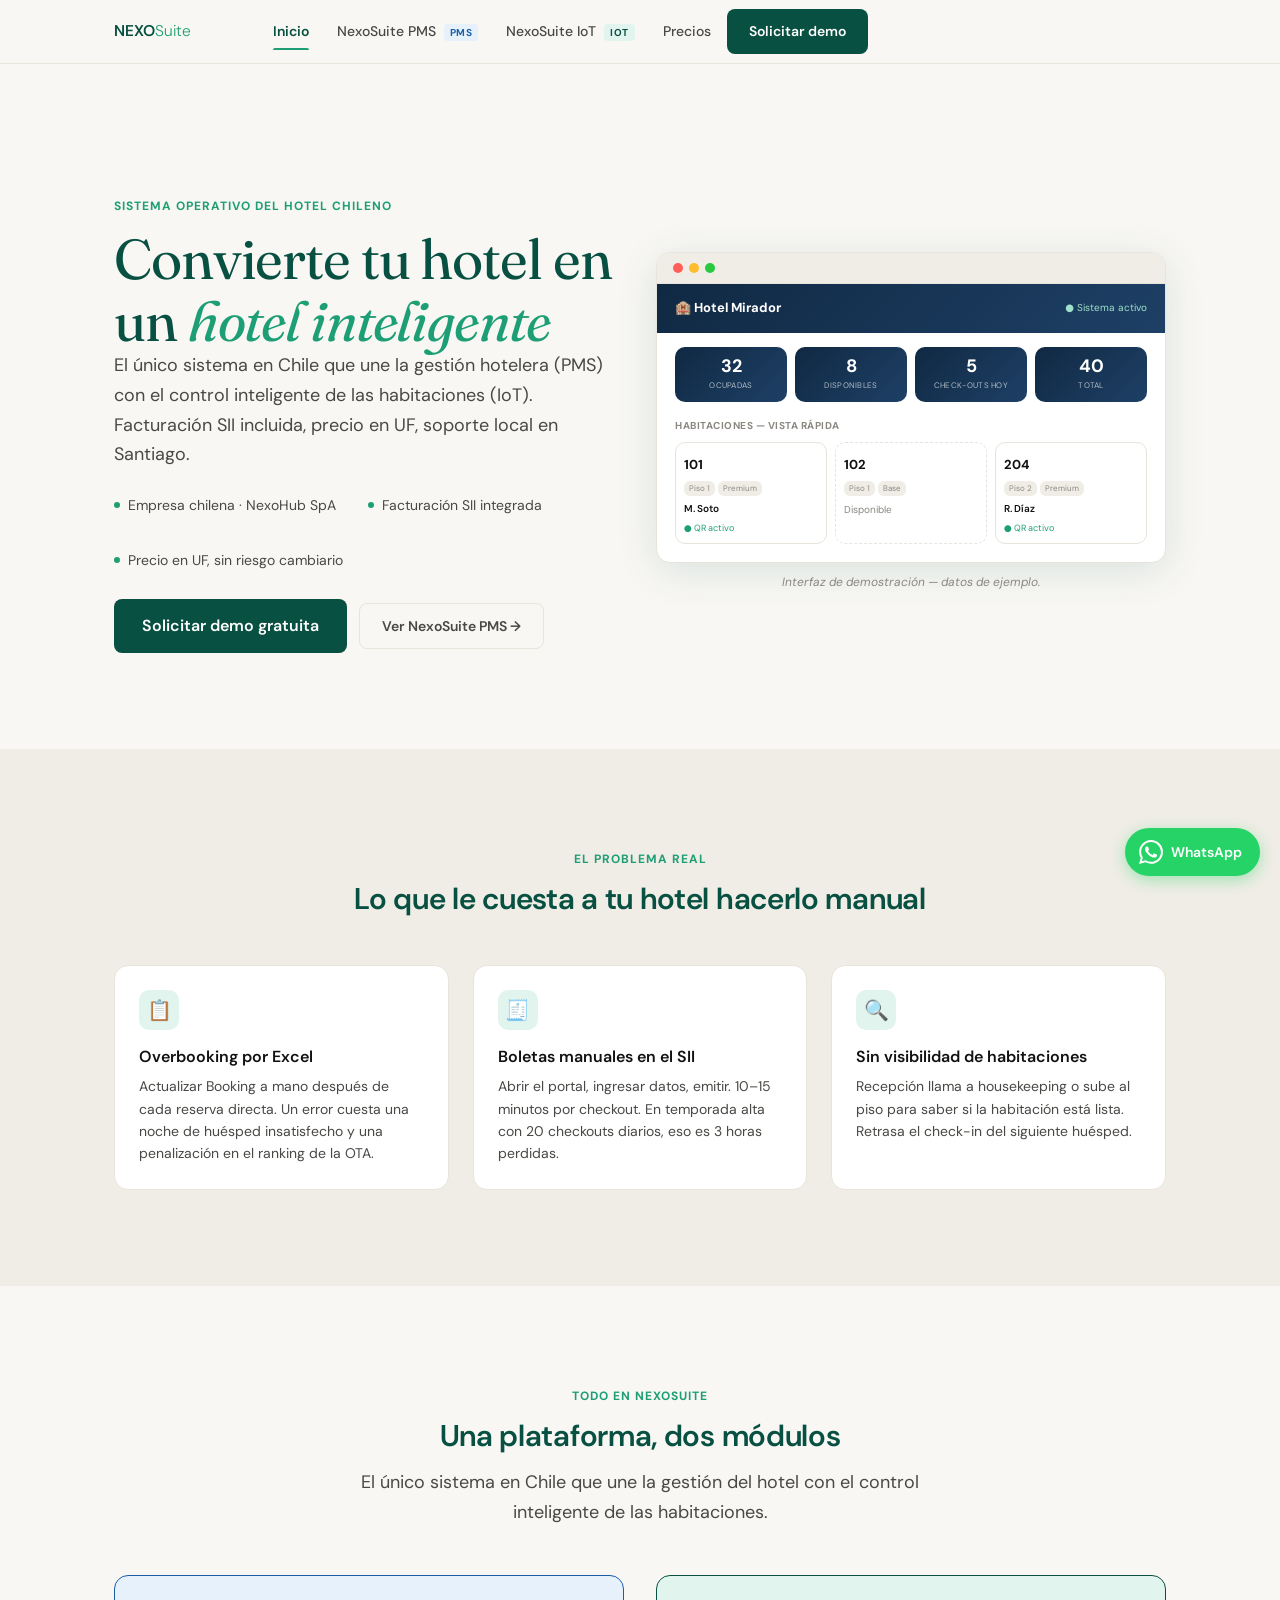
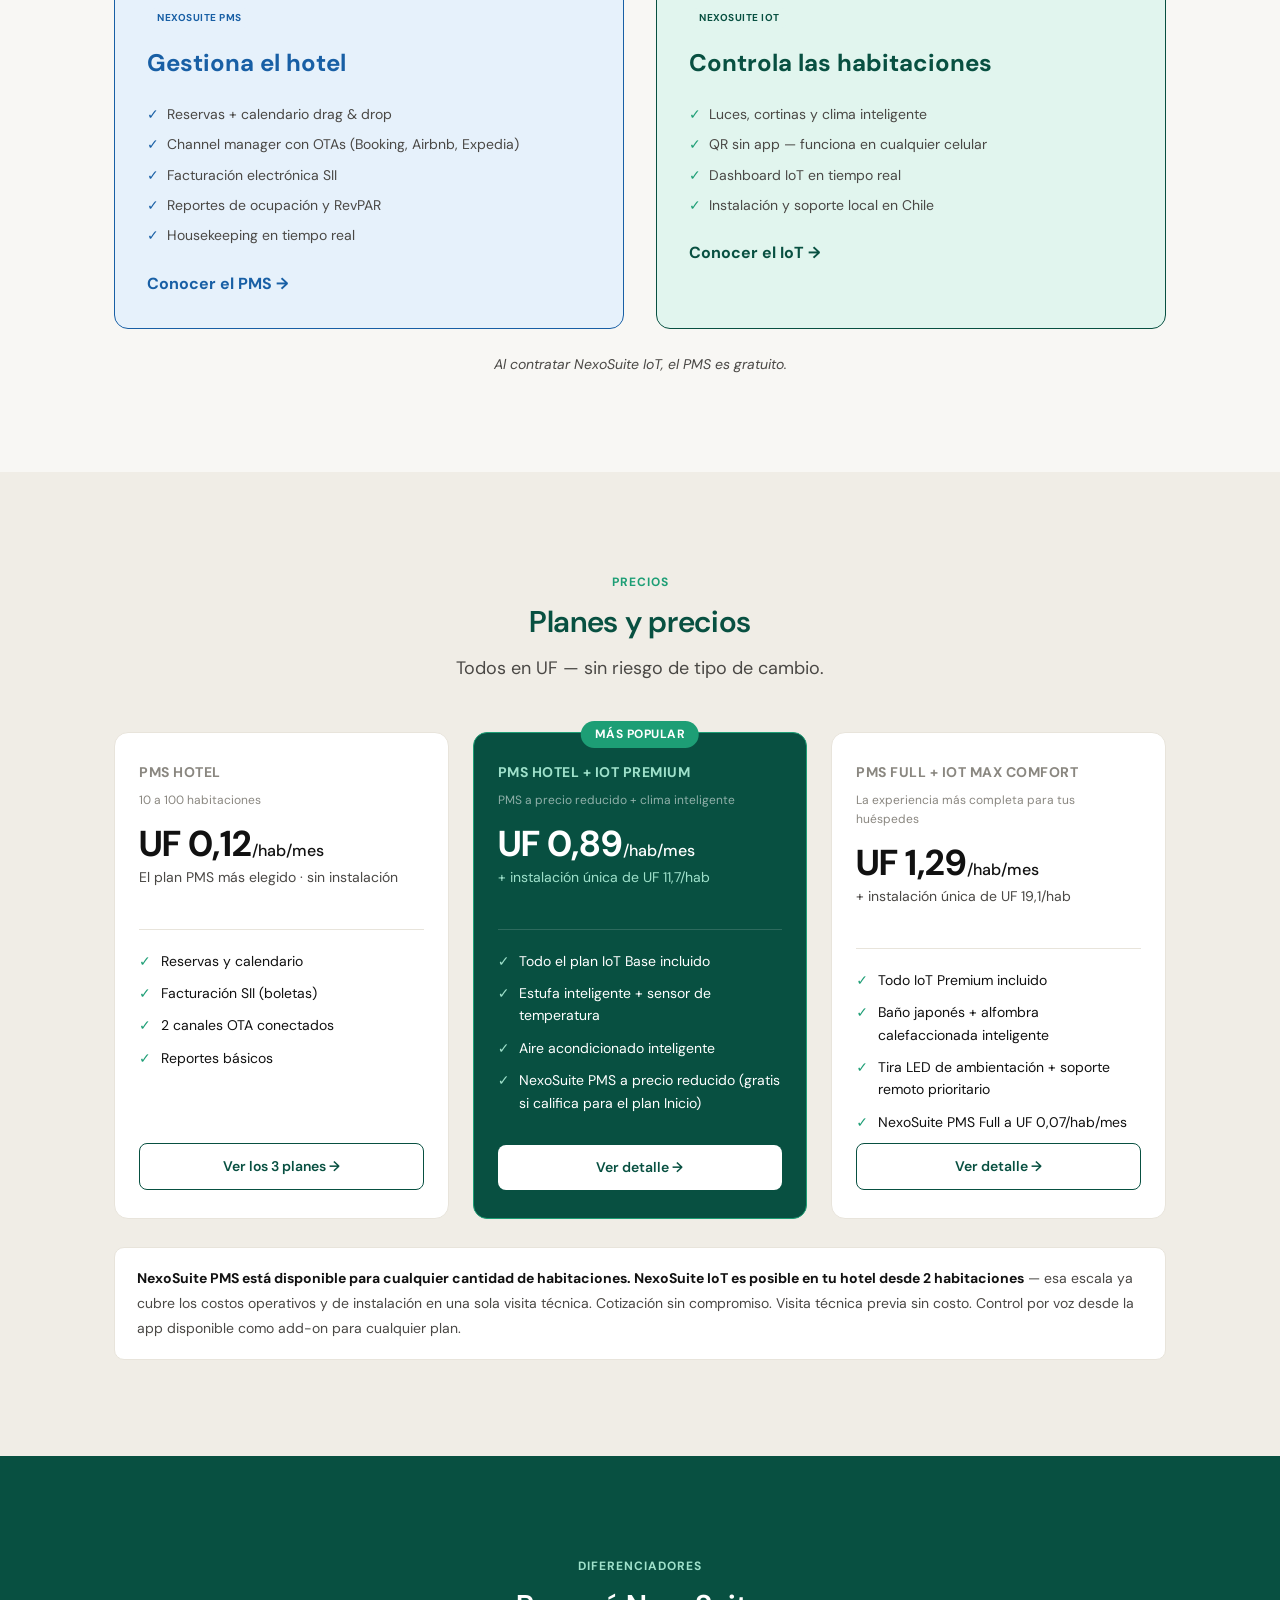
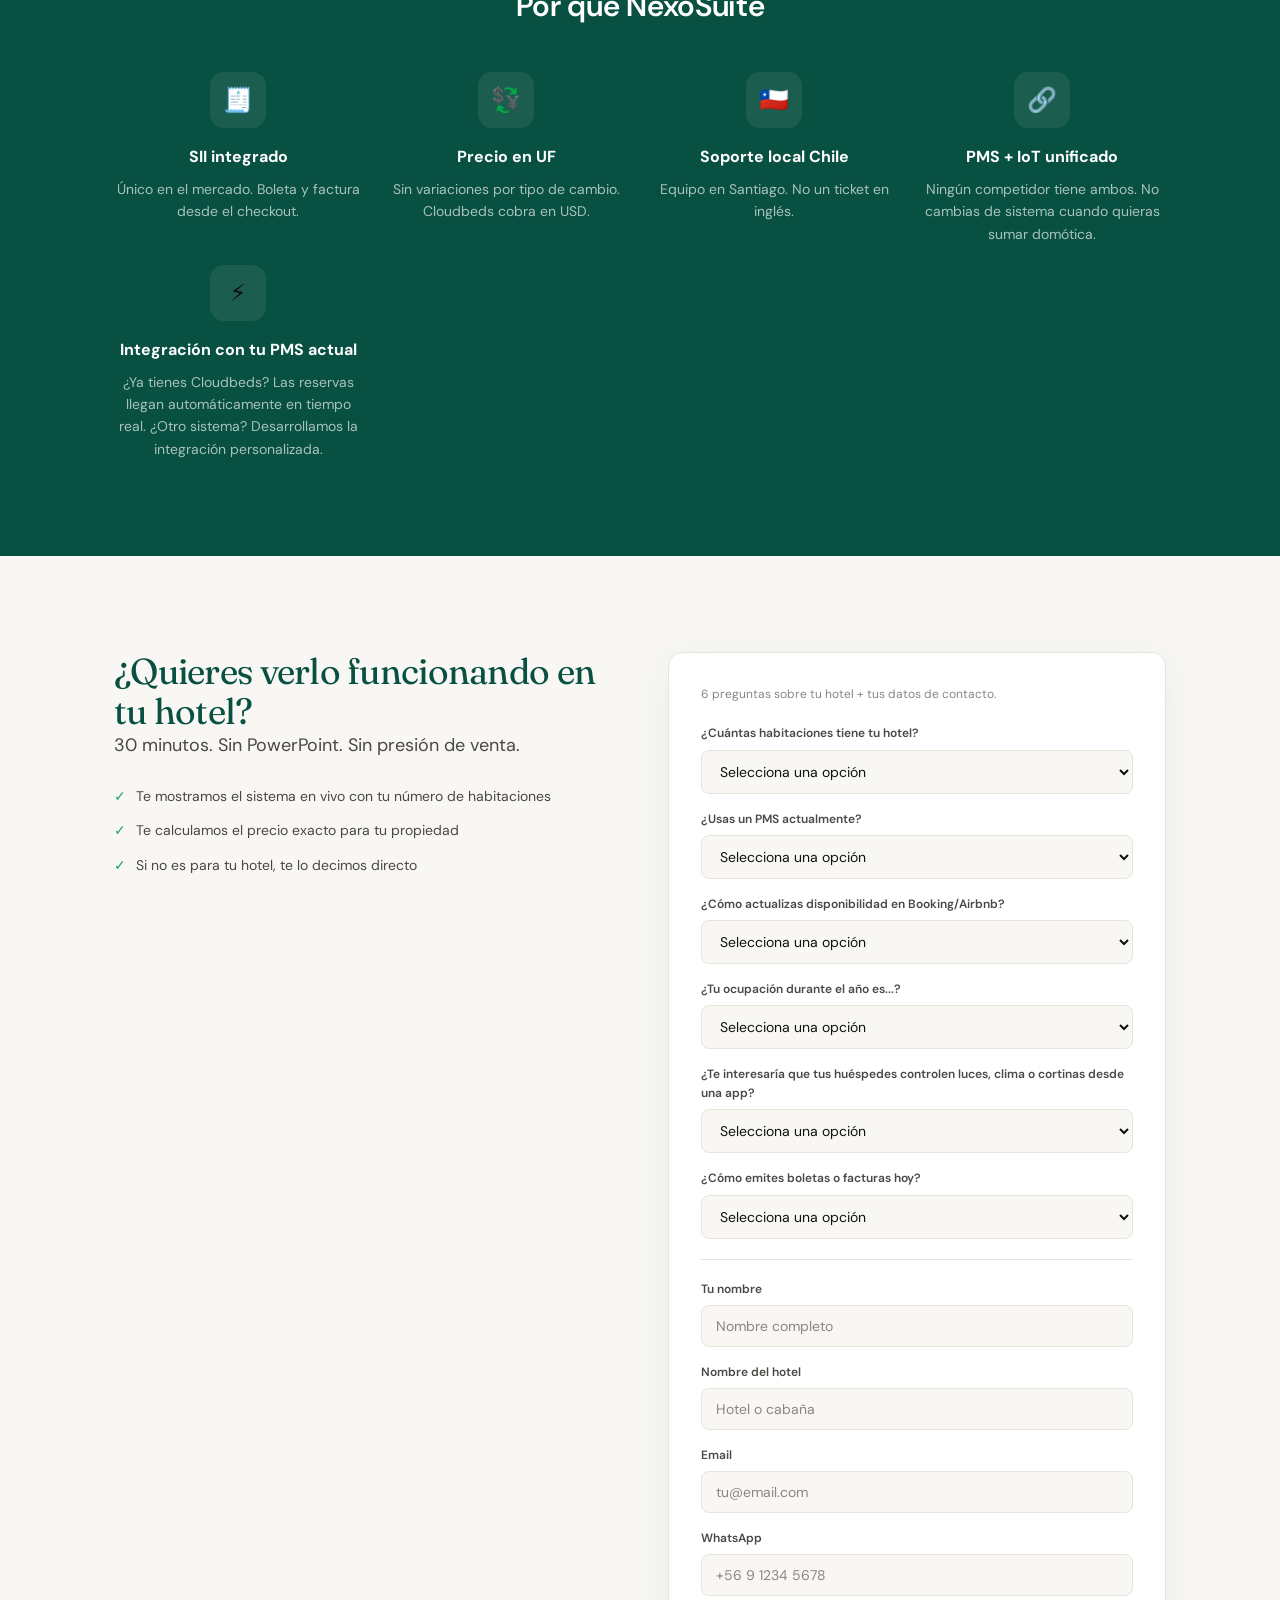
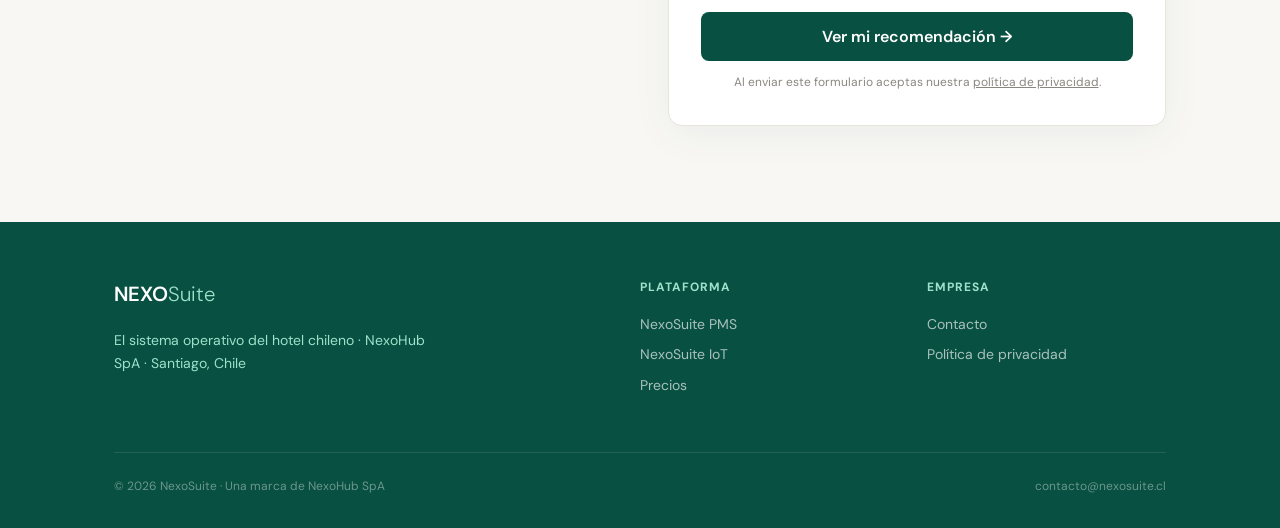
<file: index.html>
<!DOCTYPE html>
<html lang="es">
<head>
<meta charset="UTF-8">
<meta name="viewport" content="width=device-width, initial-scale=1.0">
<title>NexoSuite — PMS y Domótica Hotelera para Hoteles en Chile</title>
<meta name="description" content="Software de gestión hotelera (PMS) y domótica para habitaciones, en una sola plataforma. Facturación SII integrada, precio en UF, soporte local en Santiago. El primer sistema hotelero hecho en Chile.">
<meta name="robots" content="index, follow">
<meta name="language" content="es-CL">
<meta name="geo.region" content="CL-RM">
<meta name="geo.placename" content="Santiago, Chile">

<meta property="og:type" content="website">
<meta property="og:title" content="NexoSuite — El sistema operativo del hotel chileno">
<meta property="og:description" content="PMS + habitaciones inteligentes en una sola plataforma. Precio en UF, soporte local Chile, facturación SII incluida.">
<meta property="og:url" content="https://3dcommercecl.github.io/nexoiotlanding/">
<meta property="og:image" content="https://3dcommercecl.github.io/nexoiotlanding/assets/og-nexosuite.png">
<meta property="og:locale" content="es_CL">
<meta name="twitter:card" content="summary_large_image">
<meta name="twitter:title" content="NexoSuite — El sistema operativo del hotel chileno">
<meta name="twitter:description" content="PMS + habitaciones inteligentes en una sola plataforma para hoteles chilenos.">

<!-- COMPLETAR: el dominio nexosuite.cl aún no está registrado. Cuando se compre y configure el DNS,
     reemplazar 3dcommercecl.github.io/nexoiotlanding por nexosuite.cl en canonical/OG y crear el archivo CNAME. -->
<link rel="canonical" href="https://3dcommercecl.github.io/nexoiotlanding/">

<link rel="icon" type="image/png" href="assets/favicon-nexosuite.png">
<link rel="apple-touch-icon" href="assets/favicon-nexosuite.png">

<link rel="preconnect" href="https://fonts.googleapis.com">
<link rel="preconnect" href="https://fonts.gstatic.com" crossorigin>
<link href="https://fonts.googleapis.com/css2?family=DM+Sans:ital,opsz,wght@0,9..40,300;0,9..40,400;0,9..40,500;0,9..40,600;1,9..40,400&family=Fraunces:ital,opsz,wght@0,9..144,300;0,9..144,400;0,9..144,600;1,9..144,400&display=swap" rel="stylesheet">
<link rel="stylesheet" href="./styles/nexosuite.css">

<!-- Google Analytics 4 — COMPLETAR: reemplaza G-XXXXXXXXXX con tu Measurement ID -->
<!-- <script async src="https://www.googletagmanager.com/gtag/js?id=G-XXXXXXXXXX"></script>
<script>window.dataLayer=window.dataLayer||[];function gtag(){dataLayer.push(arguments)}gtag('js',new Date());gtag('config','G-XXXXXXXXXX');</script> -->

<script type="application/ld+json">
{
  "@context": "https://schema.org",
  "@graph": [
    {
      "@type": "Organization",
      "@id": "https://3dcommercecl.github.io/nexoiotlanding/#organization",
      "name": "NexoSuite",
      "legalName": "NexoHub SpA",
      "url": "https://3dcommercecl.github.io/nexoiotlanding",
      "logo": "https://3dcommercecl.github.io/nexoiotlanding/assets/favicon-nexosuite.png",
      "description": "Plataforma chilena que une gestión hotelera (PMS) con habitaciones inteligentes (IoT).",
      "address": { "@type": "PostalAddress", "addressLocality": "Santiago", "addressRegion": "RM", "addressCountry": "CL" },
      "contactPoint": { "@type": "ContactPoint", "contactType": "sales", "availableLanguage": "Spanish", "email": "contacto@nexosuite.cl" }
    },
    {
      "@type": "SoftwareApplication",
      "name": "NexoSuite",
      "applicationCategory": "BusinessApplication",
      "description": "PMS hotelero con facturación SII integrada + habitaciones inteligentes para hoteles en Chile.",
      "offers": [
        {"@type":"Offer","name":"NexoSuite PMS Inicio, cualquier cantidad de habitaciones (mensual + comisión)","price":"0.89","priceCurrency":"CLF"},
        {"@type":"Offer","name":"NexoSuite PMS Hotel, 10-100 hab (por habitación/mes)","price":"0.12","priceCurrency":"CLF"},
        {"@type":"Offer","name":"NexoSuite PMS Full, 100+ hab (por habitación/mes)","price":"0.09","priceCurrency":"CLF"},
        {"@type":"Offer","name":"PMS + IoT Base (instalación)","price":"9.3","priceCurrency":"CLF"},
        {"@type":"Offer","name":"PMS + IoT Premium (instalación)","price":"11.7","priceCurrency":"CLF"},
        {"@type":"Offer","name":"PMS + IoT Max Comfort (instalación)","price":"19.1","priceCurrency":"CLF"}
      ]
    }
  ]
}
</script>
</head>
<body>

<!-- NAVBAR -->
<nav class="nav" id="nav">
  <div class="nav-inner">
    <a href="index.html" class="nav-logo">
      <svg viewBox="0 0 178 40" xmlns="http://www.w3.org/2000/svg" role="img" aria-label="NexoSuite">
        <text y="29" font-family="'DM Sans', system-ui, sans-serif" font-size="26"><tspan font-weight="600" fill="#085041">NEXO</tspan><tspan font-weight="300" fill="#1D9E75">Suite</tspan></text>
      </svg>
    </a>
    <div class="nav-links" id="nav-links">
      <a href="index.html" class="nav-link" data-page="index.html">Inicio</a>
      <a href="pms.html" class="nav-link" data-page="pms.html">NexoSuite PMS <span class="nav-module-badge badge-pms">PMS</span></a>
      <a href="iot.html" class="nav-link" data-page="iot.html">NexoSuite IoT <span class="nav-module-badge badge-iot">IoT</span></a>
      <a href="#precios" class="nav-link">Precios</a>
      <a href="#contacto" class="btn nav-cta">Solicitar demo</a>
    </div>
    <button class="nav-hamburger" id="ham" aria-label="Menú" aria-expanded="false">☰</button>
  </div>
</nav>

<!-- HERO -->
<section class="section" style="padding-top:calc(var(--nav-h) + 64px)">
  <div class="container">
    <div class="grid-2">
      <div class="reveal">
        <span class="eyebrow">Sistema operativo del hotel chileno</span>
        <h1 class="hero-headline">Convierte tu hotel en un <em>hotel inteligente</em></h1>
        <p class="lead">El único sistema en Chile que une la gestión hotelera (PMS) con el control inteligente de las habitaciones (IoT). Facturación SII incluida, precio en UF, soporte local en Santiago.</p>
        <div class="trust-bar" style="margin-top:24px">
          <span class="trust-item"><span class="trust-dot"></span> Empresa chilena · NexoHub SpA</span>
          <span class="trust-item"><span class="trust-dot"></span> Facturación SII integrada</span>
          <span class="trust-item"><span class="trust-dot"></span> Precio en UF, sin riesgo cambiario</span>
        </div>
        <div class="btn-group">
          <a href="#contacto" class="btn btn-primary btn-lg">Solicitar demo gratuita</a>
          <a href="pms.html" class="btn btn-ghost">Ver NexoSuite PMS →</a>
        </div>
      </div>
      <div class="reveal reveal-delay-2">
        <div class="ui-mockup">
          <div class="ui-mockup-bar">
            <div class="ui-dot ui-dot-r"></div><div class="ui-dot ui-dot-y"></div><div class="ui-dot ui-dot-g"></div>
          </div>
          <div class="ui-mockup-body" style="padding:0">
            <div class="mock-d2-topbar">
              <span class="mock-d2-hotel">🏨 Hotel Mirador</span>
              <span class="mock-d2-status">● Sistema activo</span>
            </div>
            <div class="mock-d2-kpis">
              <div class="mock-d2-kpi"><b>32</b><span>Ocupadas</span></div>
              <div class="mock-d2-kpi"><b>8</b><span>Disponibles</span></div>
              <div class="mock-d2-kpi"><b>5</b><span>Check-outs hoy</span></div>
              <div class="mock-d2-kpi"><b>40</b><span>Total</span></div>
            </div>
            <div class="mock-d2-section-title">Habitaciones — vista rápida</div>
            <div class="mock-d2-rooms">
              <div class="mock-d2-room">
                <div class="mock-d2-room-top"><span class="mock-d2-room-num">101</span></div>
                <div class="mock-d2-room-tags"><span>Piso 1</span><span>Premium</span></div>
                <div class="mock-d2-room-guest">M. Soto</div>
                <div class="mock-d2-room-qr">● QR activo</div>
              </div>
              <div class="mock-d2-room free">
                <div class="mock-d2-room-top"><span class="mock-d2-room-num">102</span></div>
                <div class="mock-d2-room-tags"><span>Piso 1</span><span>Base</span></div>
                <div class="mock-d2-room-empty">Disponible</div>
              </div>
              <div class="mock-d2-room">
                <div class="mock-d2-room-top"><span class="mock-d2-room-num">204</span></div>
                <div class="mock-d2-room-tags"><span>Piso 2</span><span>Premium</span></div>
                <div class="mock-d2-room-guest">R. Díaz</div>
                <div class="mock-d2-room-qr">● QR activo</div>
              </div>
            </div>
          </div>
        </div>
        <p class="mock-disclaimer">Interfaz de demostración — datos de ejemplo.</p>
      </div>
    </div>
  </div>
</section>

<!-- EL PROBLEMA QUE RESOLVEMOS -->
<section class="section section-surface">
  <div class="container">
    <div class="section-head text-center reveal">
      <span class="eyebrow">El problema real</span>
      <h2 class="section-headline">Lo que le cuesta a tu hotel hacerlo manual</h2>
    </div>
    <div class="grid-3">
      <div class="card reveal">
        <div class="card-icon">📋</div>
        <div class="card-title">Overbooking por Excel</div>
        <div class="card-body">Actualizar Booking a mano después de cada reserva directa. Un error cuesta una noche de huésped insatisfecho y una penalización en el ranking de la OTA.</div>
      </div>
      <div class="card reveal reveal-delay-1">
        <div class="card-icon">🧾</div>
        <div class="card-title">Boletas manuales en el SII</div>
        <div class="card-body">Abrir el portal, ingresar datos, emitir. 10–15 minutos por checkout. En temporada alta con 20 checkouts diarios, eso es 3 horas perdidas.</div>
      </div>
      <div class="card reveal reveal-delay-2">
        <div class="card-icon">🔍</div>
        <div class="card-title">Sin visibilidad de habitaciones</div>
        <div class="card-body">Recepción llama a housekeeping o sube al piso para saber si la habitación está lista. Retrasa el check-in del siguiente huésped.</div>
      </div>
    </div>
  </div>
</section>

<!-- UNA PLATAFORMA, DOS MÓDULOS -->
<section class="section">
  <div class="container">
    <div class="section-head text-center reveal">
      <span class="eyebrow">Todo en NexoSuite</span>
      <h2 class="section-headline">Una plataforma, dos módulos</h2>
      <p class="lead mx-auto">El único sistema en Chile que une la gestión del hotel con el control inteligente de las habitaciones.</p>
    </div>
    <div class="grid-2" style="align-items:stretch">
      <div class="module-card pms reveal">
        <span class="nav-module-badge badge-pms" style="align-self:flex-start">NexoSuite PMS</span>
        <div class="module-card-title">Gestiona el hotel</div>
        <div class="module-card-features">
          <div class="module-card-feature">Reservas + calendario drag &amp; drop</div>
          <div class="module-card-feature">Channel manager con OTAs (Booking, Airbnb, Expedia)</div>
          <div class="module-card-feature">Facturación electrónica SII</div>
          <div class="module-card-feature">Reportes de ocupación y RevPAR</div>
          <div class="module-card-feature">Housekeeping en tiempo real</div>
        </div>
        <a href="pms.html" class="module-card-cta">Conocer el PMS →</a>
      </div>
      <div class="module-card iot reveal reveal-delay-2">
        <span class="nav-module-badge badge-iot" style="align-self:flex-start">NexoSuite IoT</span>
        <div class="module-card-title">Controla las habitaciones</div>
        <div class="module-card-features">
          <div class="module-card-feature">Luces, cortinas y clima inteligente</div>
          <div class="module-card-feature">QR sin app — funciona en cualquier celular</div>
          <div class="module-card-feature">Dashboard IoT en tiempo real</div>
          <div class="module-card-feature">Instalación y soporte local en Chile</div>
        </div>
        <a href="iot.html" class="module-card-cta">Conocer el IoT →</a>
      </div>
    </div>
    <p class="module-note">Al contratar NexoSuite IoT, el PMS es gratuito.</p>
  </div>
</section>

<!-- PRECIOS RESUMEN -->
<section class="section section-surface" id="precios">
  <div class="container">
    <div class="section-head text-center reveal">
      <span class="eyebrow">Precios</span>
      <h2 class="section-headline">Planes y precios</h2>
      <p class="lead mx-auto">Todos en UF — sin riesgo de tipo de cambio.</p>
    </div>
    <div class="grid-3">
      <div class="plan-card reveal">
        <div class="plan-name">PMS Hotel</div>
        <div class="plan-sub">10 a 100 habitaciones</div>
        <div class="plan-price">UF 0,12<span style="font-size:var(--text-base);font-weight:500">/hab/mes</span></div>
        <div class="plan-price-unit">El plan PMS más elegido · sin instalación</div>
        <div class="plan-divider"></div>
        <div class="plan-feature"><span class="plan-check">✓</span> Reservas y calendario</div>
        <div class="plan-feature"><span class="plan-check">✓</span> Facturación SII (boletas)</div>
        <div class="plan-feature"><span class="plan-check">✓</span> 2 canales OTA conectados</div>
        <div class="plan-feature"><span class="plan-check">✓</span> Reportes básicos</div>
        <a href="pms.html#precios" class="btn btn-secondary btn-block" style="margin-top:auto">Ver los 3 planes →</a>
      </div>
      <div class="plan-card featured reveal reveal-delay-1">
        <div class="plan-badge">Más popular</div>
        <div class="plan-name on-dark">PMS Hotel + IoT Premium</div>
        <div class="plan-sub on-dark">PMS a precio reducido + clima inteligente</div>
        <div class="plan-price">UF 0,89<span style="font-size:var(--text-base);font-weight:500">/hab/mes</span></div>
        <div class="plan-price-unit on-dark">+ instalación única de UF 11,7/hab</div>
        <div class="plan-divider on-dark"></div>
        <div class="plan-feature"><span class="plan-check on-dark">✓</span> Todo el plan IoT Base incluido</div>
        <div class="plan-feature"><span class="plan-check on-dark">✓</span> Estufa inteligente + sensor de temperatura</div>
        <div class="plan-feature"><span class="plan-check on-dark">✓</span> Aire acondicionado inteligente</div>
        <div class="plan-feature"><span class="plan-check on-dark">✓</span> NexoSuite PMS a precio reducido (gratis si califica para el plan Inicio)</div>
        <a href="iot.html#precios" class="btn btn-block" style="margin-top:auto;background:var(--c-white);color:var(--c-teal-dark)">Ver detalle →</a>
      </div>
      <div class="plan-card reveal reveal-delay-2">
        <div class="plan-name">PMS Full + IoT Max Comfort</div>
        <div class="plan-sub">La experiencia más completa para tus huéspedes</div>
        <div class="plan-price">UF 1,29<span style="font-size:var(--text-base);font-weight:500">/hab/mes</span></div>
        <div class="plan-price-unit">+ instalación única de UF 19,1/hab</div>
        <div class="plan-divider"></div>
        <div class="plan-feature"><span class="plan-check">✓</span> Todo IoT Premium incluido</div>
        <div class="plan-feature"><span class="plan-check">✓</span> Baño japonés + alfombra calefaccionada inteligente</div>
        <div class="plan-feature"><span class="plan-check">✓</span> Tira LED de ambientación + soporte remoto prioritario</div>
        <div class="plan-feature"><span class="plan-check">✓</span> NexoSuite PMS Full a UF 0,07/hab/mes</div>
        <a href="iot.html#precios" class="btn btn-secondary btn-block" style="margin-top:auto">Ver detalle →</a>
      </div>
    </div>
    <div class="plan-disclaimer reveal">
      <strong>NexoSuite PMS está disponible para cualquier cantidad de habitaciones. NexoSuite IoT es posible en tu hotel desde 2 habitaciones</strong> — esa escala ya cubre los costos operativos y de instalación en una sola visita técnica. Cotización sin compromiso. Visita técnica previa sin costo. Control por voz desde la app disponible como add-on para cualquier plan.
    </div>
  </div>
</section>

<!-- POR QUÉ NEXOSUITE -->
<section class="section section-dark">
  <div class="container">
    <div class="section-head text-center reveal">
      <span class="eyebrow on-dark">Diferenciadores</span>
      <h2 class="section-headline on-dark">Por qué NexoSuite</h2>
    </div>
    <div class="diff-grid">
      <div class="diff-item reveal">
        <div class="diff-icon">🧾</div>
        <h3>SII integrado</h3>
        <p>Único en el mercado. Boleta y factura desde el checkout.</p>
      </div>
      <div class="diff-item reveal reveal-delay-1">
        <div class="diff-icon">💱</div>
        <h3>Precio en UF</h3>
        <p>Sin variaciones por tipo de cambio. Cloudbeds cobra en USD.</p>
      </div>
      <div class="diff-item reveal reveal-delay-2">
        <div class="diff-icon">🇨🇱</div>
        <h3>Soporte local Chile</h3>
        <p>Equipo en Santiago. No un ticket en inglés.</p>
      </div>
      <div class="diff-item reveal reveal-delay-3">
        <div class="diff-icon">🔗</div>
        <h3>PMS + IoT unificado</h3>
        <p>Ningún competidor tiene ambos. No cambias de sistema cuando quieras sumar domótica.</p>
      </div>
      <div class="diff-item reveal reveal-delay-4">
        <div class="diff-icon">⚡</div>
        <h3>Integración con tu PMS actual</h3>
        <p>¿Ya tienes Cloudbeds? Las reservas llegan automáticamente en tiempo real. ¿Otro sistema? Desarrollamos la integración personalizada.</p>
      </div>
    </div>
  </div>
</section>

<!-- CTA + FORMULARIO -->
<section class="section" id="contacto">
  <div class="container">
    <div class="contact-grid">
      <div class="reveal">
        <h2 class="hero-headline" style="font-size:var(--text-4xl)">¿Quieres verlo funcionando en tu hotel?</h2>
        <p class="lead">30 minutos. Sin PowerPoint. Sin presión de venta.</p>
        <div class="contact-perks">
          <div class="contact-perk">Te mostramos el sistema en vivo con tu número de habitaciones</div>
          <div class="contact-perk">Te calculamos el precio exacto para tu propiedad</div>
          <div class="contact-perk">Si no es para tu hotel, te lo decimos directo</div>
        </div>
      </div>
      <div class="reveal reveal-delay-2">
        <div class="form-box">
          <form id="contact-form">
            <p class="diag-form-meta">6 preguntas sobre tu hotel + tus datos de contacto.</p>

            <div class="form-field">
              <label for="f-habs">¿Cuántas habitaciones tiene tu hotel?</label>
              <select id="f-habs" name="habitaciones" required>
                <option value="">Selecciona una opción</option>
                <option value="lt10">Menos de 10</option>
                <option value="10-100">Entre 10 y 100</option>
                <option value="100+">Más de 100</option>
              </select>
            </div>

            <div class="form-field">
              <label for="f-pms">¿Usas un PMS actualmente?</label>
              <select id="f-pms" name="pms_actual" required>
                <option value="">Selecciona una opción</option>
                <option value="no">No, llevamos todo en Excel o papel</option>
                <option value="si_cambiar">Sí, pero queremos cambiarnos</option>
                <option value="si_explorando">Sí, solo estamos averiguando opciones</option>
              </select>
            </div>

            <div class="form-field">
              <label for="f-disponibilidad">¿Cómo actualizas disponibilidad en Booking/Airbnb?</label>
              <select id="f-disponibilidad" name="disponibilidad" required>
                <option value="">Selecciona una opción</option>
                <option value="manual">A mano, todos los días</option>
                <option value="channel">Con un channel manager</option>
                <option value="no_ota">No vendemos en OTAs todavía</option>
              </select>
            </div>

            <div class="form-field">
              <label for="f-ocupacion">¿Tu ocupación durante el año es...?</label>
              <select id="f-ocupacion" name="ocupacion" required>
                <option value="">Selecciona una opción</option>
                <option value="pareja">Bastante pareja todo el año</option>
                <option value="variable">Varía mucho por temporada</option>
              </select>
            </div>

            <div class="form-field">
              <label for="f-domotica">¿Te interesaría que tus huéspedes controlen luces, clima o cortinas desde una app?</label>
              <select id="f-domotica" name="domotica" required>
                <option value="">Selecciona una opción</option>
                <option value="si">Sí, me interesa</option>
                <option value="tal_vez">Tal vez, cuéntame más</option>
                <option value="no">No, por ahora solo PMS</option>
              </select>
            </div>

            <div class="form-field">
              <label for="f-facturacion">¿Cómo emites boletas o facturas hoy?</label>
              <select id="f-facturacion" name="facturacion" required>
                <option value="">Selecciona una opción</option>
                <option value="manual">Entrando manualmente al portal del SII</option>
                <option value="auto">Tenemos algo automatizado</option>
                <option value="no_se">No emitimos / no estoy seguro</option>
              </select>
            </div>

            <div class="plan-divider"></div>

            <div class="form-field">
              <label for="f-nombre">Tu nombre</label>
              <input type="text" id="f-nombre" name="nombre" placeholder="Nombre completo" required>
            </div>
            <div class="form-field">
              <label for="f-hotel">Nombre del hotel</label>
              <input type="text" id="f-hotel" name="hotel" placeholder="Hotel o cabaña" required>
            </div>
            <div class="form-field">
              <label for="f-email">Email</label>
              <input type="email" id="f-email" name="email" placeholder="tu@email.com" required>
            </div>
            <div class="form-field">
              <label for="f-tel">WhatsApp</label>
              <input type="tel" id="f-tel" name="telefono" placeholder="+56 9 1234 5678" required>
            </div>

            <button type="submit" class="btn btn-primary btn-lg btn-block">Ver mi recomendación →</button>
            <p style="font-size:var(--text-xs);color:var(--c-text-3);text-align:center;margin-top:12px">Al enviar este formulario aceptas nuestra <a href="politica-privacidad.html" style="color:inherit;text-decoration:underline">política de privacidad</a>.</p>
          </form>
          <div class="form-ok" id="form-ok">
            <div class="form-ok-icon">✅</div>
            <h3>Esto es lo que te conviene</h3>
            <div id="form-ok-content"></div>
            <p class="diag-result-disclaimer">Esta recomendación es automática, no una cotización formal. Te escribimos dentro de 24 horas hábiles a tu WhatsApp para confirmarla con tus números reales.</p>
          </div>
        </div>
      </div>
    </div>
  </div>
</section>

<!-- FOOTER -->
<footer class="footer">
  <div class="container">
    <div class="footer-grid">
      <div>
        <div class="footer-brand-logo">
          <svg viewBox="0 0 178 40" width="140" xmlns="http://www.w3.org/2000/svg" role="img" aria-label="NexoSuite">
            <text y="29" font-family="'DM Sans', system-ui, sans-serif" font-size="26"><tspan font-weight="600" fill="#FFFFFF">NEXO</tspan><tspan font-weight="300" fill="#9FE1CB">Suite</tspan></text>
          </svg>
        </div>
        <p class="footer-brand">El sistema operativo del hotel chileno · NexoHub SpA · Santiago, Chile</p>
      </div>
      <div>
        <div class="footer-col-title">Plataforma</div>
        <a href="pms.html" class="footer-link">NexoSuite PMS</a>
        <a href="iot.html" class="footer-link">NexoSuite IoT</a>
        <a href="index.html#precios" class="footer-link">Precios</a>
      </div>
      <div>
        <div class="footer-col-title">Empresa</div>
        <a href="index.html#contacto" class="footer-link">Contacto</a>
        <a href="politica-privacidad.html" class="footer-link">Política de privacidad</a>
        <!-- COMPLETAR: RUT NexoHub SpA -->
        <!-- RUT de la empresa: agregar cuando esté disponible.
           <span class="footer-link" style="margin-bottom:0">RUT: 99.999.999-9</span> -->
      </div>
    </div>
    <div class="footer-bottom">
      <p>© 2026 NexoSuite · Una marca de NexoHub SpA</p>
      <a href="mailto:contacto@nexosuite.cl">contacto@nexosuite.cl</a>
    </div>
  </div>
</footer>

<!-- WHATSAPP FAB — COMPLETAR: reemplazar XXXXXXXXX con el número real (sin el +) -->
<a href="https://wa.me/56998183749?text=Hola%2C%20me%20interesa%20conocer%20m%C3%A1s%20sobre%20NexoSuite" class="wa-fab" target="_blank" rel="noopener" aria-label="Escríbenos por WhatsApp">
  <svg xmlns="http://www.w3.org/2000/svg" viewBox="0 0 24 24" fill="currentColor" width="24" height="24">
    <path d="M17.472 14.382c-.297-.149-1.758-.867-2.03-.967-.273-.099-.471-.148-.67.15-.197.297-.767.966-.94 1.164-.173.199-.347.223-.644.075-.297-.15-1.255-.463-2.39-1.475-.883-.788-1.48-1.761-1.653-2.059-.173-.297-.018-.458.13-.606.134-.133.298-.347.446-.52.149-.174.198-.298.298-.497.099-.198.05-.371-.025-.52-.075-.149-.669-1.612-.916-2.207-.242-.579-.487-.5-.669-.51-.173-.008-.371-.01-.57-.01-.198 0-.52.074-.792.372-.272.297-1.04 1.016-1.04 2.479 0 1.462 1.065 2.875 1.213 3.074.149.198 2.096 3.2 5.077 4.487.709.306 1.262.489 1.694.625.712.227 1.36.195 1.871.118.571-.085 1.758-.719 2.006-1.413.248-.694.248-1.289.173-1.413-.074-.124-.272-.198-.57-.347m-5.421 7.403h-.004a9.87 9.87 0 01-5.031-1.378l-.361-.214-3.741.982.998-3.648-.235-.374a9.86 9.86 0 01-1.51-5.26c.001-5.45 4.436-9.884 9.888-9.884 2.64 0 5.122 1.03 6.988 2.898a9.825 9.825 0 012.893 6.994c-.003 5.45-4.437 9.884-9.885 9.884m8.413-18.297A11.815 11.815 0 0012.05 0C5.495 0 .16 5.335.157 11.892c0 2.096.547 4.142 1.588 5.945L.057 24l6.305-1.654a11.882 11.882 0 005.683 1.448h.005c6.554 0 11.89-5.335 11.893-11.893a11.821 11.821 0 00-3.48-8.413z"/>
  </svg>
  <span class="wa-fab-label">WhatsApp</span>
</a>

<script>
  const ham = document.getElementById('ham');
  const links = document.getElementById('nav-links');
  if (ham && links) ham.addEventListener('click', () => {
    const open = links.classList.toggle('open');
    ham.setAttribute('aria-expanded', open);
  });

  document.querySelectorAll('.faq-btn').forEach(btn => {
    btn.addEventListener('click', () => {
      const open = btn.getAttribute('aria-expanded') === 'true';
      document.querySelectorAll('.faq-btn').forEach(b => {
        b.setAttribute('aria-expanded', 'false');
        b.nextElementSibling.hidden = true;
      });
      if (!open) {
        btn.setAttribute('aria-expanded', 'true');
        btn.nextElementSibling.hidden = false;
      }
    });
  });

  const page = location.pathname.split('/').pop() || 'index.html';
  document.querySelectorAll('.nav-link[data-page]').forEach(link => {
    if (link.dataset.page === page) link.classList.add('active');
  });

  const observer = new IntersectionObserver(entries => {
    entries.forEach(e => { if (e.isIntersecting) e.target.classList.add('visible'); });
  }, { threshold: 0.1, rootMargin: '0px 0px -40px 0px' });
  document.querySelectorAll('.reveal').forEach(el => observer.observe(el));
  setTimeout(() => document.querySelectorAll('.reveal').forEach(el => {
    if (el.getBoundingClientRect().top < window.innerHeight) el.classList.add('visible');
  }), 80);

  document.querySelectorAll('a[href^="#"]').forEach(a => {
    a.addEventListener('click', e => {
      const href = a.getAttribute('href');
      const t = document.querySelector(href);
      if (!t) return;
      e.preventDefault();
      window.scrollTo({ top: t.getBoundingClientRect().top + window.scrollY - 76, behavior: 'smooth' });
      links?.classList.remove('open');
    });
  });

  // Lógica de recomendación — idéntica a diagnostico.html, para que ambos formularios den el mismo resultado
  function calcularRecomendacion(d) {
    let plan, precio, nota;
    const variable = d.ocupacion === 'variable';

    if (d.habitaciones === 'lt10') {
      plan = 'PMS Inicio';
      precio = 'UF 0,89/mes + 3% sobre el valor de cada reserva';
      nota = 'Te conviene porque el costo se mueve con tus ventas reales — nunca pagas de más en temporada baja.';
    } else if (d.habitaciones === '10-100') {
      if (variable) {
        plan = 'PMS Inicio o PMS Hotel';
        precio = 'UF 0,89/mes + 3% por reserva, o UF 0,12/hab/mes sin comisión';
        nota = 'Con ocupación variable vale la pena comparar ambos modelos — en la confirmación te mostramos el cálculo con tus números reales.';
      } else {
        plan = 'PMS Hotel';
        precio = 'UF 0,12/hab/mes, sin comisión por reserva';
        nota = 'Te conviene un precio fijo porque ya tienes flujo de reservas constante.';
      }
    } else {
      if (variable) {
        plan = 'PMS Inicio o PMS Full';
        precio = 'UF 0,89/mes + 3% por reserva, o UF 0,09/hab/mes sin comisión';
        nota = 'Con tu volumen de habitaciones y ocupación variable, vale la pena comparar ambos modelos con tus números reales.';
      } else {
        plan = 'PMS Full';
        precio = 'UF 0,09/hab/mes, sin comisión por reserva';
        nota = 'El mejor precio por habitación para tu volumen de distribución, con más de 3 canales OTA incluidos.';
      }
    }

    const extras = [];
    if (d.disponibilidad === 'manual') {
      extras.push('Hoy actualizas disponibilidad a mano — es exactamente el problema que más rápido resolvemos. El channel manager certificado (Booking, Airbnb, Expedia) llega en agosto 2026; al ser de los primeros en escribirnos, te damos prioridad de acceso.');
    }
    if (d.facturacion === 'manual' || d.facturacion === 'no_se') {
      extras.push('Tu boleta o factura sale con un clic desde el checkout, directo al SII, sin abrir otro portal — ningún otro PMS en Chile lo hace hoy.');
    }
    if (d.domotica === 'si' || d.domotica === 'tal_vez') {
      const beneficio = d.habitaciones === 'lt10' ? 'tu PMS queda gratis' : 'tu plan PMS baja de precio';
      extras.push('Como te interesa la domótica: si más adelante contratas NexoSuite IoT, ' + beneficio + ' — sin importar qué nivel de IoT elijas.');
    }

    return { plan, precio, nota, extras };
  }

  // Formulario — COMPLETAR: reemplazar por action="https://formspree.io/f/XXXXX" real
  document.getElementById('contact-form').addEventListener('submit', e => {
    e.preventDefault();
    const fd = new FormData(e.target);
    const d = Object.fromEntries(fd.entries());

    // COMPLETAR: enviar `d` a un endpoint real (ej. Formspree) para registrar el lead
    // fetch('https://formspree.io/f/XXXXX', { method: 'POST', body: fd, headers: { Accept: 'application/json' } });

    const r = calcularRecomendacion(d);
    let html = '<div class="diag-result-plan"><b>' + r.plan + '</b>' + r.precio + '</div>';
    html += '<p style="font-size:var(--text-sm);color:var(--c-text-2);margin-bottom:16px">' + r.nota + '</p>';
    r.extras.forEach(ex => { html += '<div class="diag-result-extra">' + ex + '</div>'; });

    document.getElementById('form-ok-content').innerHTML = html;
    document.getElementById('contact-form').style.display = 'none';
    document.getElementById('form-ok').style.display = 'block';
  });
</script>
</body>
</html>
</file>
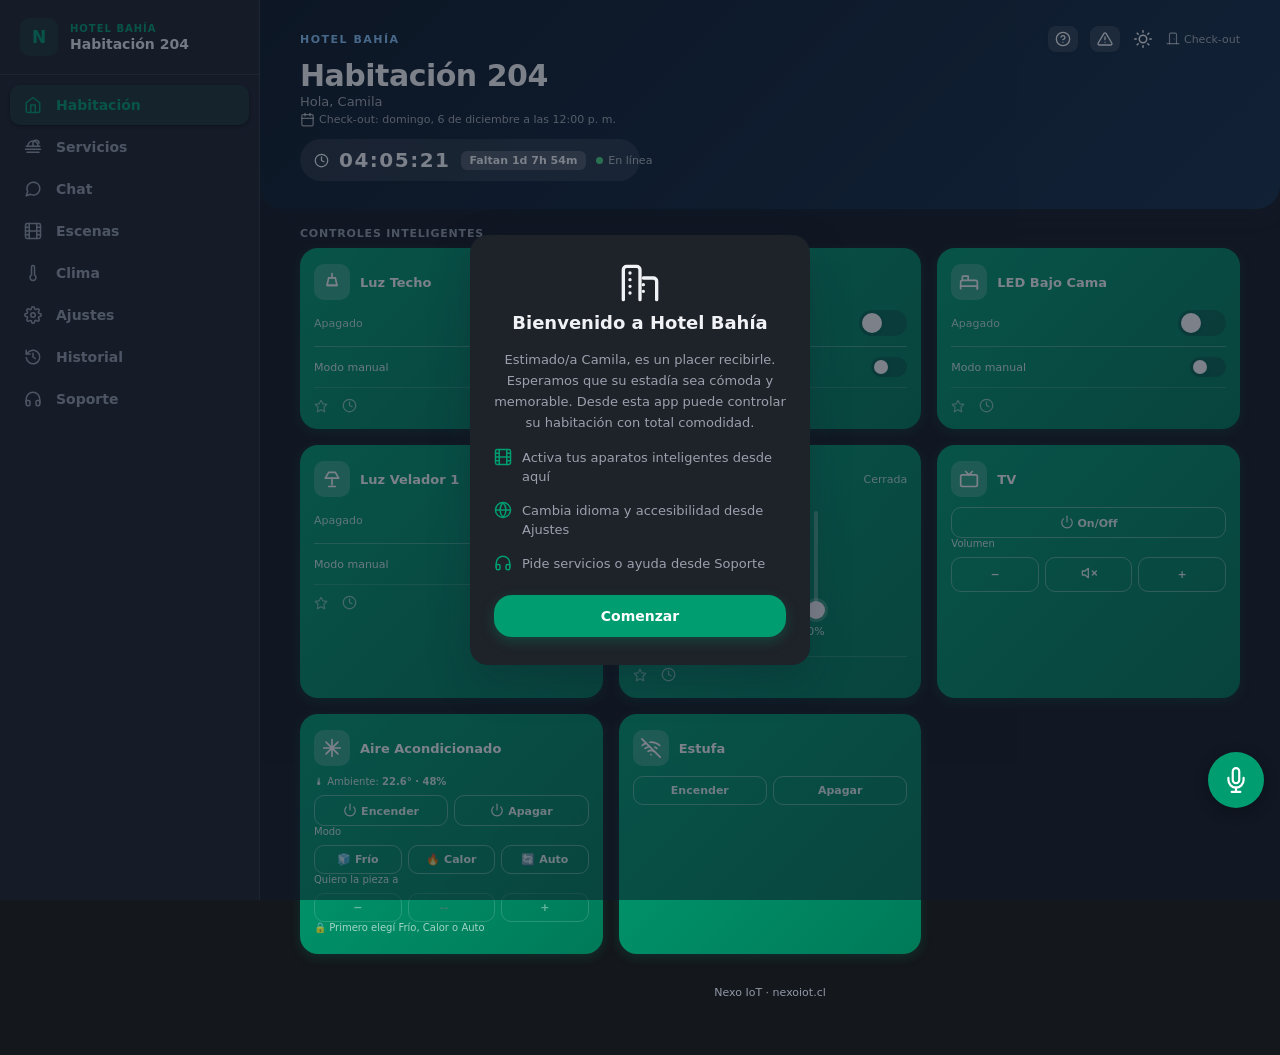
<file: app-huesped/index.html>
<!-- Copia de nexo-room-app/frontend/index.html armada por herramientas/armar-app-huesped.js. No editar a mano. -->
<!DOCTYPE html>
<html lang="es">
<head>
<meta charset="UTF-8">
<meta name="viewport" content="width=device-width, initial-scale=1.0, minimum-scale=1.0, maximum-scale=1.0, user-scalable=no">
<meta name="mobile-web-app-capable" content="yes">
<meta name="apple-mobile-web-app-capable" content="yes">
<meta name="apple-mobile-web-app-status-bar-style" content="black-translucent">
<meta name="theme-color" content="#0F0F0F">
<meta name="description" content="Tu habitación y los servicios del hotel — NexoSuite">
<title>NexoSuite — Tu habitación</title>
<link rel="stylesheet" href="style.css">
<link rel="icon" href="icon.svg" type="image/svg+xml">
<link rel="apple-touch-icon" href="icon.svg">
<!-- El manifest se enlaza desde app.js: su URL depende del token de la estadía,
     para que al instalar la app abra ESTA habitación y no una pantalla vacía. -->
</head>
<body>

<!-- ── PANTALLA DE CARGA ──────────────────────────────────────────────────── -->
<div id="loading-screen">
  <div class="loader-ring"></div>
  <p class="loader-text">Cargando tu habitación…</p>
</div>

<!-- ── PANTALLA DE ERROR ──────────────────────────────────────────────────── -->
<div id="error-screen" class="hidden">
  <div class="err-icon" id="err-icon"></div>
  <div class="err-title" id="err-title">Enlace inválido</div>
  <div class="err-sub" id="err-sub">Solicita un nuevo acceso en recepción.</div>
</div>

<!-- ── MENÚ LATERAL (sidebar) ────────────────────────────────────────────────── -->
<div class="sidebar-backdrop" id="sidebar-backdrop"></div>
<nav class="sidebar" id="sidebar" aria-label="Menú principal">
  <div class="sidebar-brand">
    <div class="sidebar-logo">N</div>
    <div>
      <div class="sidebar-hotel" id="sidebar-hotel">Nexo IoT</div>
      <div class="sidebar-room"  id="sidebar-room">Habitación</div>
    </div>
  </div>
  <div class="sidebar-nav">
    <button class="nav-item active" data-view="room">
      <span class="nav-ico"><svg viewBox="0 0 24 24" width="18" height="18" fill="none" stroke="currentColor" stroke-width="2" stroke-linecap="round" stroke-linejoin="round"><path d="M3 9l9-7 9 7v11a2 2 0 0 1-2 2H5a2 2 0 0 1-2-2z"/><polyline points="9 22 9 12 15 12 15 22"/></svg></span><span data-i18n="navRoom">Habitación</span>
    </button>
    <button class="nav-item" data-view="servicios">
      <span class="nav-ico"><svg viewBox="0 0 24 24" width="18" height="18" fill="none" stroke="currentColor" stroke-width="2" stroke-linecap="round" stroke-linejoin="round"><path d="M3 11h18"/><path d="M12 11V7a4 4 0 0 1 8 0"/><path d="M5 11a7 7 0 0 1 14 0"/><path d="M2 15h20"/><path d="M4 19h16"/></svg></span><span data-i18n="navServicios">Servicios</span>
    </button>
    <button class="nav-item" data-view="chat">
      <span class="nav-ico"><svg viewBox="0 0 24 24" width="18" height="18" fill="none" stroke="currentColor" stroke-width="2" stroke-linecap="round" stroke-linejoin="round"><path d="M21 11.5a8.38 8.38 0 0 1-.9 3.8 8.5 8.5 0 0 1-7.6 4.7 8.38 8.38 0 0 1-3.8-.9L3 21l1.9-5.7a8.38 8.38 0 0 1-.9-3.8 8.5 8.5 0 0 1 4.7-7.6 8.38 8.38 0 0 1 3.8-.9h.5a8.48 8.48 0 0 1 8 8v.5z"/></svg></span><span data-i18n="navChat">Chat</span>
      <span class="chat-badge hidden" id="chat-badge"></span>
    </button>
    <button class="nav-item" data-view="security">
      <span class="nav-ico"><svg viewBox="0 0 24 24" width="18" height="18" fill="none" stroke="currentColor" stroke-width="2" stroke-linecap="round" stroke-linejoin="round"><path d="M12 22s8-4 8-10V5l-8-3-8 3v7c0 6 8 10 8 10z"/></svg></span><span data-i18n="navSecurity">Seguridad</span>
    </button>
    <button class="nav-item" data-view="scenes">
      <span class="nav-ico"><svg viewBox="0 0 24 24" width="18" height="18" fill="none" stroke="currentColor" stroke-width="2" stroke-linecap="round" stroke-linejoin="round"><rect x="2" y="2" width="20" height="20" rx="2.18" ry="2.18"/><line x1="7" y1="2" x2="7" y2="22"/><line x1="17" y1="2" x2="17" y2="22"/><line x1="2" y1="12" x2="22" y2="12"/><line x1="2" y1="7" x2="7" y2="7"/><line x1="2" y1="17" x2="7" y2="17"/><line x1="17" y1="17" x2="22" y2="17"/><line x1="17" y1="7" x2="22" y2="7"/></svg></span><span data-i18n="navScenes">Escenas</span>
    </button>
    <button class="nav-item" data-view="climate">
      <span class="nav-ico"><svg viewBox="0 0 24 24" width="18" height="18" fill="none" stroke="currentColor" stroke-width="2" stroke-linecap="round" stroke-linejoin="round"><path d="M14 4v10.54a4 4 0 1 1-4 0V4a2 2 0 0 1 4 0z"/></svg></span><span data-i18n="navClimate">Clima</span>
    </button>
    <button class="nav-item" data-view="settings">
      <span class="nav-ico"><svg viewBox="0 0 24 24" width="18" height="18" fill="none" stroke="currentColor" stroke-width="2" stroke-linecap="round" stroke-linejoin="round"><circle cx="12" cy="12" r="3"/><path d="M19.4 15a1.65 1.65 0 0 0 .33 1.82l.06.06a2 2 0 1 1-2.83 2.83l-.06-.06a1.65 1.65 0 0 0-1.82-.33 1.65 1.65 0 0 0-1 1.51V21a2 2 0 0 1-4 0v-.09A1.65 1.65 0 0 0 9 19.4a1.65 1.65 0 0 0-1.82.33l-.06.06a2 2 0 1 1-2.83-2.83l.06-.06a1.65 1.65 0 0 0 .33-1.82 1.65 1.65 0 0 0-1.51-1H3a2 2 0 0 1 0-4h.09A1.65 1.65 0 0 0 4.6 9a1.65 1.65 0 0 0-.33-1.82l-.06-.06a2 2 0 1 1 2.83-2.83l.06.06a1.65 1.65 0 0 0 1.82.33H9a1.65 1.65 0 0 0 1-1.51V3a2 2 0 0 1 4 0v.09a1.65 1.65 0 0 0 1 1.51 1.65 1.65 0 0 0 1.82-.33l.06-.06a2 2 0 1 1 2.83 2.83l-.06.06a1.65 1.65 0 0 0-.33 1.82V9a1.65 1.65 0 0 0 1.51 1H21a2 2 0 0 1 0 4h-.09a1.65 1.65 0 0 0-1.51 1z"/></svg></span><span data-i18n="navSettings">Ajustes</span>
    </button>
    <button class="nav-item" data-view="historial">
      <span class="nav-ico"><svg viewBox="0 0 24 24" width="18" height="18" fill="none" stroke="currentColor" stroke-width="2" stroke-linecap="round" stroke-linejoin="round"><path d="M3 3v5h5"/><path d="M3.05 13A9 9 0 1 0 6 5.3L3 8"/><polyline points="12 7 12 12 15 14"/></svg></span><span data-i18n="navHistorial">Historial</span>
    </button>
    <button class="nav-item" data-view="support">
      <span class="nav-ico"><svg viewBox="0 0 24 24" width="18" height="18" fill="none" stroke="currentColor" stroke-width="2" stroke-linecap="round" stroke-linejoin="round"><path d="M3 18v-6a9 9 0 0 1 18 0v6"/><path d="M21 19a2 2 0 0 1-2 2h-1a2 2 0 0 1-2-2v-3a2 2 0 0 1 2-2h3zM3 19a2 2 0 0 0 2 2h1a2 2 0 0 0 2-2v-3a2 2 0 0 0-2-2H3z"/></svg></span><span data-i18n="navSupport">Soporte</span>
    </button>
  </div>
</nav>

<!-- ── APP PRINCIPAL ──────────────────────────────────────────────────────── -->
<div id="app" class="hidden">

  <!-- DEMO BANNER (solo en modo offline) -->
  <div class="demo-banner" id="demo-banner">
    Modo demostración — los cambios no se aplican a dispositivos reales
  </div>

  <!-- HEADER -->
  <header class="app-header">
    <div class="header-top">
      <div class="header-left">
        <button class="hamburger-btn" id="hamburger-btn" aria-label="Abrir menú"><svg viewBox="0 0 24 24" width="20" height="20" fill="none" stroke="currentColor" stroke-width="2" stroke-linecap="round" stroke-linejoin="round"><line x1="4" y1="6" x2="20" y2="6"/><line x1="4" y1="12" x2="20" y2="12"/><line x1="4" y1="18" x2="20" y2="18"/></svg></button>
        <span class="hotel-name" id="hotel-name">Nexo IoT</span>
      </div>
      <div class="header-right">
        <button class="hdr-icon-btn" id="btn-global-tutorial" aria-label="Iniciar tutorial"><svg viewBox="0 0 24 24" width="16" height="16" fill="none" stroke="currentColor" stroke-width="2" stroke-linecap="round" stroke-linejoin="round"><circle cx="12" cy="12" r="10"/><path d="M9.09 9a3 3 0 0 1 5.83 1c0 2-3 3-3 3"/><line x1="12" y1="17" x2="12.01" y2="17"/></svg></button>
        <button class="hdr-icon-btn" id="btn-global-report" aria-label="Reportar problema"><svg viewBox="0 0 24 24" width="16" height="16" fill="none" stroke="currentColor" stroke-width="2" stroke-linecap="round" stroke-linejoin="round"><path d="M10.29 3.86 1.82 18a2 2 0 0 0 1.71 3h16.94a2 2 0 0 0 1.71-3L13.71 3.86a2 2 0 0 0-3.42 0z"/><line x1="12" y1="9" x2="12" y2="13"/><line x1="12" y1="17" x2="12.01" y2="17"/></svg></button>
        <button class="theme-toggle-btn" id="theme-toggle-btn" aria-label="Activar modo oscuro" title="Activar modo oscuro"><svg viewBox="0 0 24 24" width="18" height="18" fill="none" stroke="currentColor" stroke-width="2" stroke-linecap="round" stroke-linejoin="round"><path d="M21 12.79A9 9 0 1 1 11.21 3 7 7 0 0 0 21 12.79z"/></svg></button>
        <button class="checkout-btn" aria-label="Información de check-out">
          <svg viewBox="0 0 24 24" width="14" height="14" fill="none" stroke="currentColor" stroke-width="2" stroke-linecap="round" stroke-linejoin="round"><path d="M18 20V4a2 2 0 0 0-2-2H8a2 2 0 0 0-2 2v16"/><path d="M2 20h20"/><path d="M14 12v.01"/></svg>
          <span data-i18n="checkoutBtn">Check-out</span>
        </button>
      </div>
    </div>
    <div class="room-name"  id="room-name">Habitación</div>
    <!-- Selector de habitación: solo visible con un link multi-habitación -->
    <select id="room-switcher" class="room-switcher" style="display:none" aria-label="Cambiar de habitación"></select>
    <div class="guest-name" id="guest-name">Bienvenido</div>
    <div class="checkout-info" id="checkout-info"></div>
    <div class="clock-row">
      <span class="clock-ico"><svg viewBox="0 0 24 24" width="15" height="15" fill="none" stroke="currentColor" stroke-width="2" stroke-linecap="round" stroke-linejoin="round"><circle cx="12" cy="12" r="10"/><polyline points="12 6 12 12 16 14"/></svg></span>
      <span id="live-clock">--:--:--</span>
      <span id="checkout-countdown" class="countdown"></span>
      <span id="conn-status" class="conn-status"></span>
    </div>
    <div class="door-status" id="door-status"></div>
  </header>

  <!-- ── VISTA: HABITACIÓN ────────────────────────────────────────────────── -->
  <div class="view" id="view-room">
    <div class="favorites-bar hidden" id="favorites-bar"></div>
    <div class="section-label" data-i18n="sectionControls">Controles</div>
    <div class="device-grid" id="device-grid" role="main" aria-label="Controles de habitación"></div>
  </div>

  <!-- ── VISTA: SERVICIOS ─────────────────────────────────────────────────────
       Pedidos a recepción + lo que ofrece el hotel (spa, tours, masajes, cenas,
       eventos). Antes vivía dentro de "Habitación", así que una pieza sin
       domótica (plan PMS) se quedaba sin ella. Ahora es una sección propia. -->
  <div class="view hidden" id="view-servicios">
    <div class="section-label" data-i18n="sectionServices">Pedidos a recepción</div>
    <div id="home-services"></div>
    <div class="section-label" style="margin-top:18px" data-i18n="sectionDirectorio">Qué ofrece el hotel</div>
    <div id="servicios-directorio"></div>

    <!-- D4 · Lo que tiene HORA y CUPO, a diferencia del directorio de arriba que
         es informativo. Va en la misma vista porque para el huésped es lo mismo
         —"qué puedo hacer acá"— aunque por dentro sean tablas distintas. -->
    <div id="agenda-wrap" class="hidden">
      <div class="section-label" style="margin-top:18px" data-i18n="sectionAgenda">Reservar con hora</div>
      <div id="agenda-mias"></div>
      <div id="agenda-lista"></div>
    </div>
  </div>

  <!-- ── VISTA: CHAT con recepción ────────────────────────────────────────────
       La conversación queda DENTRO del sistema (antes salía a WhatsApp y se
       perdía el historial). Es también el punto donde se conectará el chatbot. -->
  <div class="view hidden" id="view-chat">
    <div class="section-label" data-i18n="sectionChat">Chat con recepción</div>
    <div class="chat-box" id="chat-mensajes"></div>
    <form class="chat-form" id="chat-form" autocomplete="off">
      <input type="text" id="chat-input" maxlength="1000" data-i18n-placeholder="chatPlaceholder" placeholder="Escribe tu mensaje…" aria-label="Mensaje">
      <button type="submit" class="chat-send" aria-label="Enviar"><svg viewBox="0 0 24 24" width="16" height="16" fill="none" stroke="currentColor" stroke-width="2" stroke-linecap="round" stroke-linejoin="round"><line x1="22" y1="2" x2="11" y2="13"/><polygon points="22 2 15 22 11 13 2 9 22 2"/></svg></button>
    </form>
    <div class="chat-voz-hint hidden" id="chat-voz-hint" data-i18n="chatHablar">O dímelo por voz</div>
  </div>

  <!-- ── VISTA: SEGURIDAD (sensores de puerta/ventana) ───────────────────────── -->
  <div class="view hidden" id="view-security">
    <div id="security-content"></div>
  </div>

  <!-- ── VISTA: ESCENAS ───────────────────────────────────────────────────── -->
  <div class="view hidden" id="view-scenes">
    <div class="section-label" data-i18n="sectionScenes">Escenas</div>
    <div class="scenes-grid" id="scenes-grid" role="group" aria-label="Escenas rápidas"></div>
    <button class="support-btn scenes-full-btn" id="scene-new-btn" style="margin-top:14px"><svg viewBox="0 0 24 24" width="16" height="16" fill="none" stroke="currentColor" stroke-width="2" stroke-linecap="round" stroke-linejoin="round"><line x1="12" y1="5" x2="12" y2="19"/><line x1="5" y1="12" x2="19" y2="12"/></svg><span data-i18n="sceneNewBtn">Crear nueva escena</span></button>
    <p class="scenes-hint" data-i18n="scenesHint">Toca una escena para activarla. Puedes editarla para guardar la configuración actual de tu habitación en esa escena.</p>

    <div id="scenes-config-section" class="hidden">
      <div class="section-label" style="margin-top:18px" id="scenes-config-label"></div>
      <p class="scenes-hint" id="scenes-config-hint"></p>
      <button class="support-btn" id="scenes-config-save-btn" style="width:100%;margin-bottom:8px"></button>
      <button class="support-btn" id="scenes-config-cancel-btn" style="width:100%;margin-bottom:14px;background:transparent;color:var(--text2);box-shadow:none" data-i18n="scenesConfigCancel">Cancelar</button>
      <div class="device-grid" id="scenes-device-grid"></div>
    </div>
  </div>

  <!-- ── VISTA: CLIMA (Premium) ───────────────────────────────────────────── -->
  <div class="view hidden" id="view-climate">
    <div id="climate-content"></div>
  </div>

  <!-- ── VISTA: AJUSTES ───────────────────────────────────────────────────── -->
  <!-- A8b · "¿Saliste?" — la evidencia MÁS fuerte que existe: convierte una
       inferencia del sensor en una certeza del huésped, y por eso habilita el
       ahorro profundo que ninguna inferencia justifica. Se abre desde el push
       (/?eco=salida), que hasta hoy no lo leía nadie. -->
  <div class="onboarding-overlay hidden" id="eco-salida-overlay">
    <div class="onboarding-card">
      <div class="section-label" data-i18n="ecoSalidaTitulo">Modo eco activado</div>
      <p class="directorio-desc" data-i18n="ecoSalidaIntro">
        Activamos el ahorro porque no detectamos a nadie en la habitación. Se prepara sola para tu vuelta.
      </p>
      <div style="display:grid;gap:8px;margin-top:10px">
        <button class="support-btn" data-action="eco-control" data-accion="mantener" data-i18n="ecoMantener">Mantener ahorro</button>
        <button class="support-btn" data-action="eco-control" data-accion="pausar" data-i18n="ecoPausar">Pausar (vuelve solo)</button>
        <button class="support-btn" data-action="eco-control" data-accion="quitar" data-i18n="ecoQuitar">Quitar modo eco</button>
      </div>
      <button class="btn-sm" id="eco-salida-cerrar" style="margin-top:12px" data-i18n="cerrar">Cerrar</button>
    </div>
  </div>

  <div class="view hidden" id="view-settings">
    <div class="section-label" data-i18n="sectionSettings">Ajustes</div>

    <!-- A8 · Modo Eco del huésped. La pieza que faltaba: el módulo, las rutas y
         la política existían desde hace semanas y NINGUNA pantalla las llamaba,
         así que el huésped no podía elegir ahorrar más. -->
    <div id="eco-card" class="hidden" style="margin-bottom:18px">
      <label class="support-btn" style="width:100%;justify-content:flex-start;gap:10px;margin-bottom:8px">
        <input type="checkbox" id="eco-activo">
        <span><strong data-i18n="ecoTitulo">Modo ahorro de energía</strong></span>
      </label>
      <p class="directorio-desc" data-i18n="ecoIntro">
        Activá el ahorro de energía de tu habitación. Podés apagarlo cuando quieras,
        y elegir abajo qué funciones querés.
      </p>
      <div id="eco-funciones"></div>
      <!-- Resumen de ahorro (A8 resumen_ahorro): se pinta solo si la casilla
           está tildada; el monto es una estimación, nunca una medición. -->
      <div id="eco-ahorro" class="hidden"></div>
    </div>

    <button class="support-btn hidden" id="btn-instalar" style="width:100%;justify-content:center;margin-bottom:14px">
      <svg viewBox="0 0 24 24" width="16" height="16" fill="none" stroke="currentColor" stroke-width="2" stroke-linecap="round" stroke-linejoin="round"><rect x="5" y="2" width="14" height="20" rx="2"/><line x1="12" y1="18" x2="12.01" y2="18"/></svg><span data-i18n="instalarApp">Instalar la app en mi teléfono</span>
    </button>
    <button class="support-btn hidden" id="btn-avisos" style="width:100%;justify-content:center;margin-bottom:14px">
      <svg viewBox="0 0 24 24" width="16" height="16" fill="none" stroke="currentColor" stroke-width="2" stroke-linecap="round" stroke-linejoin="round"><path d="M18 8A6 6 0 0 0 6 8c0 7-3 9-3 9h18s-3-2-3-9"/><path d="M13.73 21a2 2 0 0 1-3.46 0"/></svg><span data-i18n="activarAvisos">Avisarme cuando recepción responda</span>
    </button>
    <div class="settings-list">
      <div class="settings-row"><span data-i18n="setHotel">Hotel</span><span id="set-hotel">—</span></div>
      <div class="settings-row"><span data-i18n="setRoom">Habitación</span><span id="set-room">—</span></div>
      <div class="settings-row"><span data-i18n="setGuest">Huésped</span><span id="set-guest">—</span></div>
      <div class="settings-row"><span data-i18n="setCheckin">Check-in</span><span id="set-checkin">—</span></div>
      <div class="settings-row"><span data-i18n="setCheckout">Check-out</span><span id="set-checkout">—</span></div>
      <div class="settings-row"><span data-i18n="setMode">Modo</span><span id="set-mode">—</span></div>
      <div class="settings-row pref-row">
        <span data-i18n="language">Idioma</span>
        <div class="pref-options" id="lang-options"></div>
      </div>
      <div class="settings-row pref-row">
        <span data-i18n="accessibility">Accesibilidad</span>
        <div class="pref-options" id="a11y-options"></div>
      </div>
      <div class="pref-note" id="a11y-note" style="display:none"></div>
      <div class="settings-row pref-row">
        <span data-i18n="theme">Tema</span>
        <div class="pref-options" id="theme-options"></div>
      </div>
    </div>
  </div>

  <!-- ── VISTA: HISTORIAL ─────────────────────────────────────────────────────
       A10 · Lo que pasó en la habitación. Antes vivía DENTRO de Ajustes; se
       separó a su propia pestaña para que el huésped lo encuentre. Es la
       contraparte de que el hotel pueda operar la pieza sin pedir permiso (C9):
       no que prometamos no tocar, sino que se pueda ver qué se tocó. -->
  <div class="view hidden" id="view-historial">
    <div class="section-label" data-i18n="sectionHistorial">Historial</div>
    <div id="actividad-card">
      <p class="directorio-desc" data-i18n="actIntro">
        Todo lo que pasó desde tu llegada: lo que hiciste vos, lo que hizo el hotel y lo que
        hizo el sistema solo.
      </p>
      <div id="actividad-lista"></div>
    </div>
  </div>

  <!-- ── VISTA: SOPORTE ───────────────────────────────────────────────────── -->
  <div class="view hidden" id="view-support">
    <div class="section-label" data-i18n="sectionSupport">Soporte</div>
    <div class="support-card">
      <span class="support-card-ico"><svg viewBox="0 0 24 24" width="40" height="40" fill="none" stroke="currentColor" stroke-width="2" stroke-linecap="round" stroke-linejoin="round"><path d="M3 18v-6a9 9 0 0 1 18 0v6"/><path d="M21 19a2 2 0 0 1-2 2h-1a2 2 0 0 1-2-2v-3a2 2 0 0 1 2-2h3zM3 19a2 2 0 0 0 2 2h1a2 2 0 0 0 2-2v-3a2 2 0 0 0-2-2H3z"/></svg></span>
      <p data-i18n="supportQuestion">¿Necesitas ayuda con tu habitación o tienes alguna duda?</p>
      <a class="support-btn" id="call-reception-btn" href="#" data-i18n="callReception">Escribir a recepción (WhatsApp)</a>
      <a class="support-link-sm" id="call-reception-tel" href="#" data-i18n="callReceptionTel">Prefiero llamar por teléfono</a>
    </div>
    <button class="support-btn" id="report-app-problem-btn" style="margin:14px auto 0"><svg viewBox="0 0 24 24" width="16" height="16" fill="none" stroke="currentColor" stroke-width="2" stroke-linecap="round" stroke-linejoin="round"><path d="M10.29 3.86 1.82 18a2 2 0 0 0 1.71 3h16.94a2 2 0 0 0 1.71-3L13.71 3.86a2 2 0 0 0-3.42 0z"/><line x1="12" y1="9" x2="12" y2="13"/><line x1="12" y1="17" x2="12.01" y2="17"/></svg><span data-i18n="reportAppProblemBtn">Reportar un problema</span></button>
  </div>

  <!-- FOOTER -->
  <footer class="app-footer">
    <a href="https://nexoiot.cl" target="_blank" rel="noopener">Nexo IoT</a> · nexoiot.cl
  </footer>

</div>

<!-- ── ONBOARDING (primera visita) ──────────────────────────────────────────── -->
<div class="onboarding-overlay hidden" id="onboarding-overlay">
  <div class="onboarding-card">
    <div class="onboarding-ico"><svg viewBox="0 0 24 24" width="40" height="40" fill="none" stroke="currentColor" stroke-width="2" stroke-linecap="round" stroke-linejoin="round"><path d="M2 22V4a2 2 0 0 1 2-2h6a2 2 0 0 1 2 2v18"/><path d="M14 9h6a2 2 0 0 1 2 2v11"/><path d="M6 6h.01M6 10h.01M6 14h.01M6 18h.01M14 13h.01M14 17h.01"/></svg></div>
    <h2 id="onb-title" style="font-size:18px;line-height:1.3">Bienvenido</h2>
    <p id="onb-greet" style="font-size:13px;color:var(--text2);line-height:1.6;margin:8px 0 14px;text-align:center"></p>
    <ul class="onboarding-list">
      <li><span class="onboarding-ico-sm"><svg viewBox="0 0 24 24" width="18" height="18" fill="none" stroke="currentColor" stroke-width="2" stroke-linecap="round" stroke-linejoin="round"><rect x="2" y="2" width="20" height="20" rx="2.18" ry="2.18"/><line x1="7" y1="2" x2="7" y2="22"/><line x1="17" y1="2" x2="17" y2="22"/><line x1="2" y1="12" x2="22" y2="12"/><line x1="2" y1="7" x2="7" y2="7"/><line x1="2" y1="17" x2="7" y2="17"/><line x1="17" y1="17" x2="22" y2="17"/><line x1="17" y1="7" x2="22" y2="7"/></svg></span><span data-i18n="onbScenes">Activa tus aparatos inteligentes desde aquí</span></li>
      <li><span class="onboarding-ico-sm"><svg viewBox="0 0 24 24" width="18" height="18" fill="none" stroke="currentColor" stroke-width="2" stroke-linecap="round" stroke-linejoin="round"><circle cx="12" cy="12" r="10"/><line x1="2" y1="12" x2="22" y2="12"/><path d="M12 2a15.3 15.3 0 0 1 4 10 15.3 15.3 0 0 1-4 10 15.3 15.3 0 0 1-4-10 15.3 15.3 0 0 1 4-10z"/></svg></span><span data-i18n="onbSettings">Cambia idioma y accesibilidad desde Ajustes</span></li>
      <li><span class="onboarding-ico-sm"><svg viewBox="0 0 24 24" width="18" height="18" fill="none" stroke="currentColor" stroke-width="2" stroke-linecap="round" stroke-linejoin="round"><path d="M3 18v-6a9 9 0 0 1 18 0v6"/><path d="M21 19a2 2 0 0 1-2 2h-1a2 2 0 0 1-2-2v-3a2 2 0 0 1 2-2h3zM3 19a2 2 0 0 0 2 2h1a2 2 0 0 0 2-2v-3a2 2 0 0 0-2-2H3z"/></svg></span><span data-i18n="onbSupport">Pide servicios o ayuda desde Soporte</span></li>
    </ul>
    <button class="support-btn" id="onboarding-dismiss" data-i18n="onbGotIt">Comenzar</button>
  </div>
</div>

<!-- ── MODO ECO ACTIVADO (el hotel arranca con eco) — aviso informativo al abrir ─ -->
<div class="onboarding-overlay hidden" id="eco-bienvenida-overlay">
  <div class="onboarding-card">
    <div class="onboarding-ico"><svg viewBox="0 0 24 24" width="40" height="40" fill="none" stroke="currentColor" stroke-width="2" stroke-linecap="round" stroke-linejoin="round"><path d="M11 20A7 7 0 0 1 9.8 6.1C15.5 5 17 4.48 19 2c1 2 2 4.18 2 8 0 5.5-4.78 10-10 10Z"/><path d="M2 21c0-3 1.85-5.36 5.08-6"/></svg></div>
    <h2 style="font-size:18px;line-height:1.3" data-i18n="ecoBienvTitulo">Modo eco activado</h2>
    <p class="directorio-desc" style="text-align:center;margin:8px 0 14px" data-i18n="ecoBienvIntro">
      Ahorramos energía cuando no hay nadie en la habitación, y la dejamos lista para tu vuelta.
    </p>
    <div style="display:grid;gap:8px">
      <button class="support-btn" id="eco-bienv-ok" data-i18n="ecoBienvOk">Entendido</button>
      <button class="btn-sm" id="eco-bienv-info" data-i18n="ecoBienvMas">Más info y opciones</button>
    </div>
  </div>
</div>

<!-- ── TUTORIAL: ELEGIR SI HACER EL RECORRIDO GUIADO ───────────────────────── -->
<div class="onboarding-overlay hidden" id="tutorial-choice-overlay">
  <div class="onboarding-card">
    <div class="onboarding-ico"><svg viewBox="0 0 24 24" width="40" height="40" fill="none" stroke="currentColor" stroke-width="2" stroke-linecap="round" stroke-linejoin="round"><path d="M22 10 12 5 2 10l10 5 10-5z"/><path d="M6 12v5c0 1.66 2.69 3 6 3s6-1.34 6-3v-5"/></svg></div>
    <h2 data-i18n="tutChoiceTitle">¿Sabes usar los controles smart?</h2>
    <p class="scene-modal-desc" data-i18n="tutChoiceDesc">Podemos guiarte paso a paso para encender una luz y mover la cortina.</p>
    <div class="tutorial-choice-actions">
      <button class="support-btn" id="tutorial-start-btn" data-i18n="tutStartBtn">Iniciar tutorial</button>
      <button class="support-btn tutorial-skip-btn" id="tutorial-skip-btn" data-i18n="tutSkipBtn">Sé usar aparatos smart</button>
    </div>
  </div>
</div>

<!-- ── TUTORIAL GUIADO (recorrido paso a paso) ─────────────────────────────── -->
<div class="tutorial-overlay hidden" id="tutorial-overlay">
  <div class="tutorial-highlight" id="tutorial-highlight"></div>
  <button class="tutorial-exit-btn" id="tutorial-exit-btn" aria-label="Salir del tutorial">
    <svg viewBox="0 0 24 24" width="15" height="15" fill="none" stroke="currentColor" stroke-width="2" stroke-linecap="round" stroke-linejoin="round"><line x1="18" y1="6" x2="6" y2="18"/><line x1="6" y1="6" x2="18" y2="18"/></svg> <span data-i18n="tutExit">Salir</span>
  </button>
  <div class="tutorial-tooltip" id="tutorial-tooltip">
    <h3 id="tutorial-title"></h3>
    <p id="tutorial-desc"></p>
    <div class="tutorial-tooltip-footer">
      <span class="tutorial-step-count" id="tutorial-step-count"></span>
      <div class="tutorial-tooltip-actions">
        <button class="tutorial-nav-btn" id="tutorial-prev" data-i18n="tutPrev">Anterior</button>
        <button class="tutorial-nav-btn primary" id="tutorial-next">Siguiente</button>
      </div>
    </div>
  </div>
</div>

<!-- ── MODAL: REPORTAR PROBLEMA DE DISPOSITIVO ─────────────────────────────── -->
<div class="onboarding-overlay hidden" id="report-modal-overlay">
  <div class="onboarding-card" id="report-modal-card"></div>
</div>

<!-- ── MODAL: PROGRAMAR ENCENDIDO/APAGADO ──────────────────────────────────── -->
<div class="onboarding-overlay hidden" id="schedule-modal-overlay">
  <div class="onboarding-card" id="schedule-modal-card"></div>
</div>

<!-- ── MODAL: SOLICITAR LIMPIEZA (tiempo fuera de la habitación) ───────────── -->
<div class="onboarding-overlay hidden" id="cleaning-modal-overlay">
  <div class="onboarding-card" id="cleaning-modal-card"></div>
</div>

<!-- ── MODAL: REPORTAR PROBLEMA GENERAL (app/PMS) ──────────────────────────── -->
<div class="onboarding-overlay hidden" id="app-problem-modal-overlay">
  <div class="onboarding-card">
    <h2 data-i18n="reportAppProblemTitle">Reportar un problema</h2>
    <p data-i18n="reportAppProblemDesc">Cuéntanos qué está fallando — le llega tanto al hotel como al equipo que mantiene esta app.</p>
    <textarea id="app-problem-text" class="report-other-textarea" rows="4" data-i18n-placeholder="reportAppProblemPlaceholder" placeholder="Describe el problema…"></textarea>
    <button class="support-btn" id="app-problem-send" style="width:100%;margin-top:14px" data-i18n="reportAppProblemSend">Enviar</button>
    <button class="support-btn" id="app-problem-cancel" style="width:100%;margin-top:8px;background:transparent;color:var(--text2);box-shadow:none" data-i18n="reportAppProblemCancel">Cancelar</button>
  </div>
</div>

<!-- ── MODAL: CÓMO SE USA ESTE CONTROL ─────────────────────────────────────── -->
<div class="onboarding-overlay hidden" id="help-modal-overlay">
  <div class="onboarding-card">
    <h3 id="help-modal-title"></h3>
    <p id="help-modal-body"></p>
    <button class="support-btn" data-csp-action="close-help" data-i18n="helpCloseBtn">Volver</button>
  </div>
</div>

<!-- ── MODAL: CONTROL AGRANDADO (accesibilidad) ────────────────────────────── -->
<div class="onboarding-overlay hidden" id="enlarge-modal-overlay">
  <div class="onboarding-card enlarge-card">
    <button class="enlarge-close" data-csp-action="close-enlarge" aria-label="Cerrar"><svg viewBox="0 0 24 24" width="16" height="16" fill="none" stroke="currentColor" stroke-width="2" stroke-linecap="round" stroke-linejoin="round"><line x1="18" y1="6" x2="6" y2="18"/><line x1="6" y1="6" x2="18" y2="18"/></svg></button>
    <h3 id="enlarge-modal-title"></h3>
    <div id="enlarge-modal-body" class="enlarge-body"></div>
  </div>
</div>

<!-- ── ALARMA: SE ABRIÓ UN SENSOR DE SEGURIDAD ─────────────────────────────── -->
<div class="door-alarm-overlay hidden" id="door-alarm-overlay">
  <div class="door-alarm-card">
    <div class="door-alarm-ico"><svg viewBox="0 0 24 24" width="48" height="48" fill="none" stroke="currentColor" stroke-width="2" stroke-linecap="round" stroke-linejoin="round"><path d="M10.29 3.86 1.82 18a2 2 0 0 0 1.71 3h16.94a2 2 0 0 0 1.71-3L13.71 3.86a2 2 0 0 0-3.42 0z"/><line x1="12" y1="9" x2="12" y2="13"/><line x1="12" y1="17" x2="12.01" y2="17"/></svg></div>
    <h2 id="door-alarm-overlay-title"></h2>
    <p id="door-alarm-overlay-desc"></p>
    <button class="support-btn" id="door-alarm-dismiss" data-i18n="doorAlarmDismissBtn">Entendido</button>
  </div>
</div>

<!-- ── MODAL: NUEVA ESCENA ─────────────────────────────────────────────────── -->
<div class="onboarding-overlay hidden" id="scene-modal-overlay">
  <div class="onboarding-card">
    <div class="onboarding-ico"><svg viewBox="0 0 24 24" width="40" height="40" fill="none" stroke="currentColor" stroke-width="2" stroke-linecap="round" stroke-linejoin="round"><rect x="2" y="2" width="20" height="20" rx="2.18" ry="2.18"/><line x1="7" y1="2" x2="7" y2="22"/><line x1="17" y1="2" x2="17" y2="22"/><line x1="2" y1="12" x2="22" y2="12"/><line x1="2" y1="7" x2="7" y2="7"/><line x1="2" y1="17" x2="7" y2="17"/><line x1="17" y1="17" x2="22" y2="17"/><line x1="17" y1="7" x2="22" y2="7"/></svg></div>
    <h2 data-i18n="sceneNewTitle">Nueva escena</h2>
    <p class="scene-modal-desc" data-i18n="sceneNewDesc">Se guardará la configuración actual de tu habitación con el nombre e ícono que elijas.</p>
    <input type="text" class="scene-name-input" id="scene-name-input" maxlength="30" data-i18n-placeholder="sceneNamePlaceholder" placeholder="Nombre de la escena">
    <div class="scene-icon-picker" id="scene-icon-picker"></div>
    <div class="scene-modal-actions">
      <button class="support-btn" id="scene-modal-cancel" data-i18n="sceneCancelBtn">Cancelar</button>
      <button class="support-btn" id="scene-modal-save" data-i18n="sceneSaveBtn">Guardar</button>
    </div>
  </div>
</div>

<!-- TOAST CONTAINER -->
<div id="toast-container" aria-live="polite"></div>

<!-- ── CONFIGURACIÓN DE API ────────────────────────────────────────────────────
     La app puede servirse desde el propio backend (localhost en desarrollo, la
     caja del hotel, o Railway) o desde un hosting estático (GitHub Pages).
     Solo en hosting estático se necesita la URL absoluta del backend; si la
     página ya la sirve un backend, SIEMPRE se usa el mismo origen — si no,
     un dev local termina hablándole a producción sin darse cuenta.
──────────────────────────────────────────────────────────────────────────── -->
<script src="puente-simulacion.js"></script>
<script src="shared.js"></script>
<script src="app.js"></script>
</body>
</html>
</file>
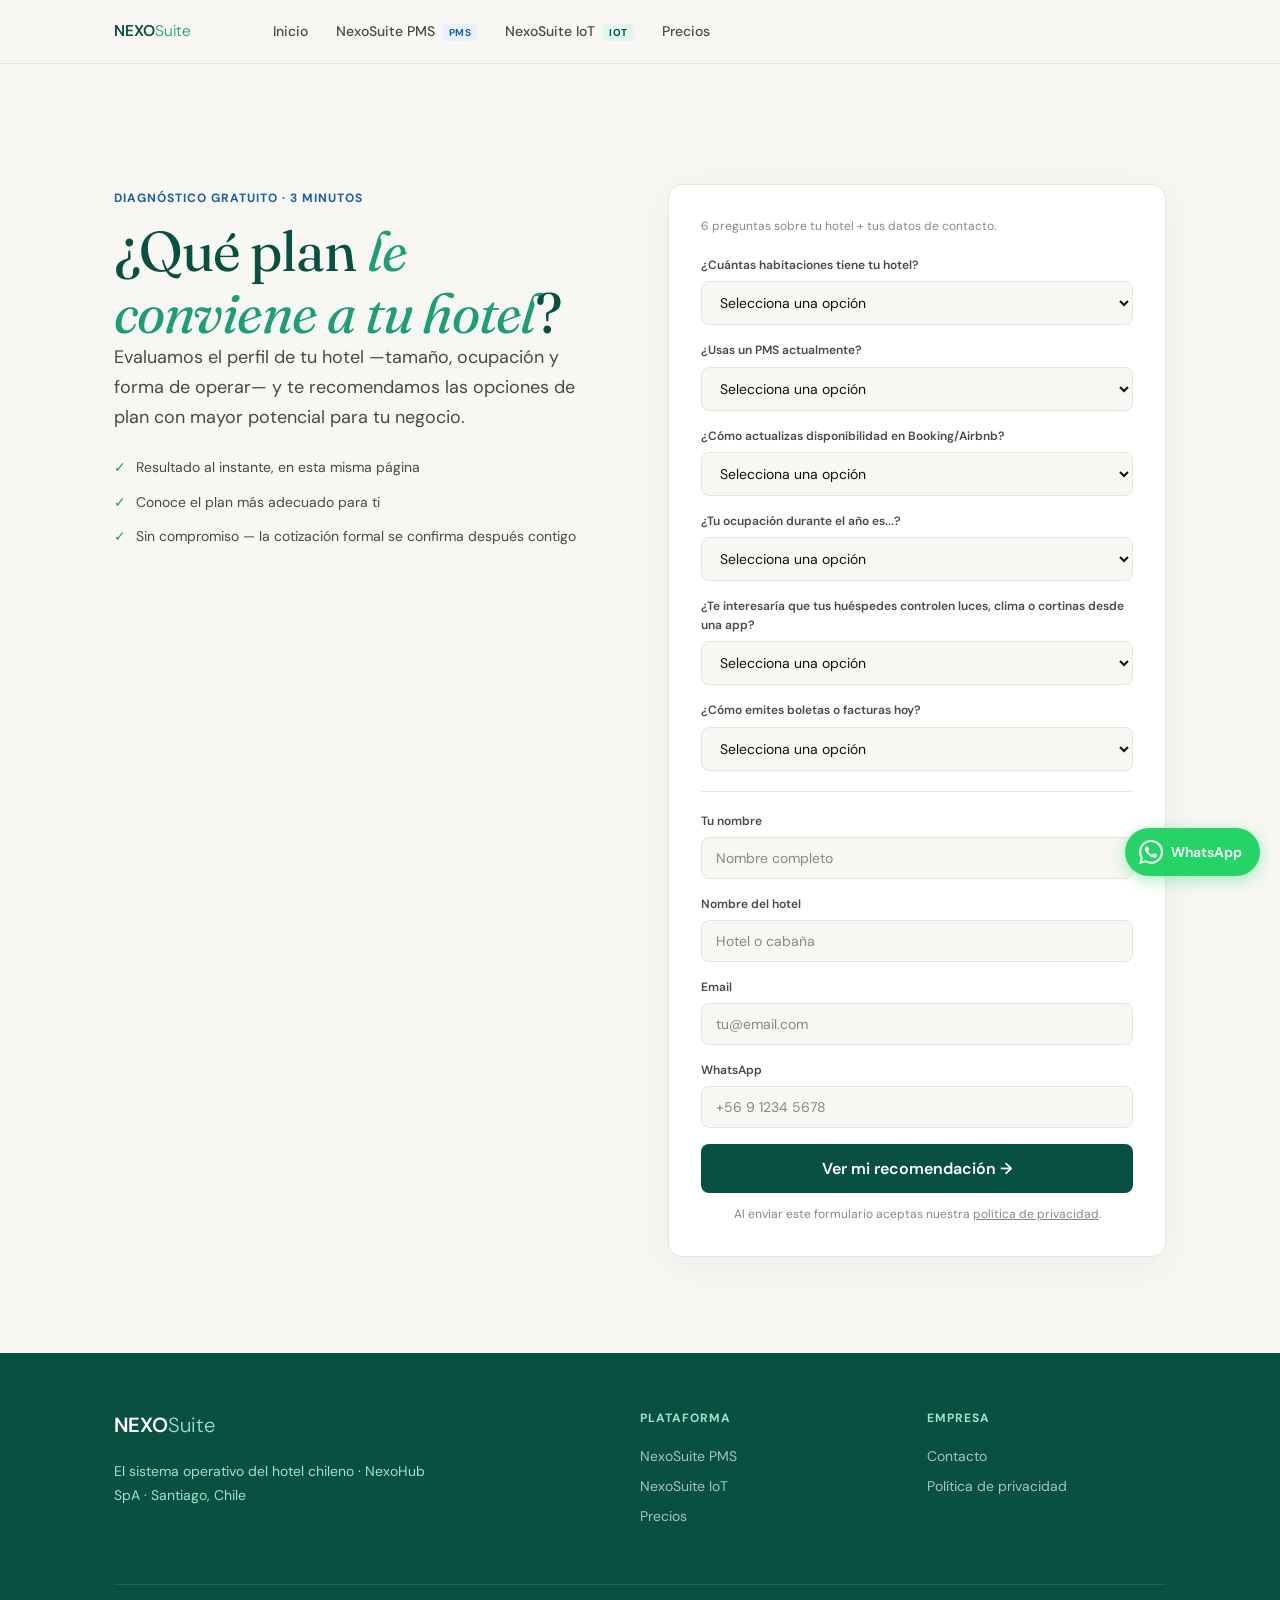
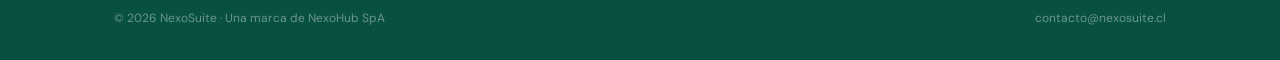
<file: diagnostico.html>
<!DOCTYPE html>
<html lang="es">
<head>
<meta charset="UTF-8">
<meta name="viewport" content="width=device-width, initial-scale=1.0">
<title>¿Qué plan PMS le conviene a tu hotel? — Diagnóstico gratuito en 3 minutos | NexoSuite</title>
<meta name="description" content="Responde 6 preguntas sobre cómo gestionas tu hotel hoy y te decimos al instante qué plan PMS te conviene y cuánto cuesta. Sin llamada, sin compromiso.">
<meta name="robots" content="index, follow">
<meta name="language" content="es-CL">

<meta property="og:type" content="website">
<meta property="og:title" content="¿Qué plan PMS le conviene a tu hotel? — Diagnóstico gratuito en 3 minutos">
<meta property="og:description" content="Responde 6 preguntas y te decimos al instante qué plan PMS te conviene y cuánto cuesta.">
<meta property="og:url" content="https://3dcommercecl.github.io/nexoiotlanding/diagnostico.html">
<meta property="og:image" content="https://3dcommercecl.github.io/nexoiotlanding/assets/og-nexosuite.png">
<meta property="og:locale" content="es_CL">

<link rel="canonical" href="https://3dcommercecl.github.io/nexoiotlanding/diagnostico.html">
<link rel="icon" type="image/png" href="assets/favicon-nexosuite.png">
<link rel="apple-touch-icon" href="assets/favicon-nexosuite.png">

<link rel="preconnect" href="https://fonts.googleapis.com">
<link rel="preconnect" href="https://fonts.gstatic.com" crossorigin>
<link href="https://fonts.googleapis.com/css2?family=DM+Sans:ital,opsz,wght@0,9..40,300;0,9..40,400;0,9..40,500;0,9..40,600;1,9..40,400&family=Fraunces:ital,opsz,wght@0,9..144,300;0,9..144,400;0,9..144,600;1,9..144,400&display=swap" rel="stylesheet">
<link rel="stylesheet" href="./styles/nexosuite.css">
</head>
<body>

<!-- NAVBAR -->
<nav class="nav" id="nav">
  <div class="nav-inner">
    <a href="index.html" class="nav-logo">
      <svg viewBox="0 0 178 40" xmlns="http://www.w3.org/2000/svg" role="img" aria-label="NexoSuite">
        <text y="29" font-family="'DM Sans', system-ui, sans-serif" font-size="26"><tspan font-weight="600" fill="#085041">NEXO</tspan><tspan font-weight="300" fill="#1D9E75">Suite</tspan></text>
      </svg>
    </a>
    <div class="nav-links" id="nav-links">
      <a href="index.html" class="nav-link" data-page="index.html">Inicio</a>
      <a href="pms.html" class="nav-link" data-page="pms.html">NexoSuite PMS <span class="nav-module-badge badge-pms">PMS</span></a>
      <a href="iot.html" class="nav-link" data-page="iot.html">NexoSuite IoT <span class="nav-module-badge badge-iot">IoT</span></a>
      <a href="index.html#precios" class="nav-link">Precios</a>
    </div>
    <button class="nav-hamburger" id="ham" aria-label="Menú" aria-expanded="false">☰</button>
  </div>
</nav>

<!-- HERO + FORMULARIO -->
<section class="section" id="diagnostico" style="padding-top:calc(var(--nav-h) + 56px)">
  <div class="container">
    <div class="contact-grid">
      <div class="reveal">
        <span class="eyebrow eyebrow-pms">Diagnóstico gratuito · 3 minutos</span>
        <h1 class="hero-headline">¿Qué plan <em>le conviene a tu hotel</em>?</h1>
        <p class="lead">Evaluamos el perfil de tu hotel —tamaño, ocupación y forma de operar— y te recomendamos las opciones de plan con mayor potencial para tu negocio.</p>
        <div class="contact-perks">
          <div class="contact-perk">Resultado al instante, en esta misma página</div>
          <div class="contact-perk">Conoce el plan más adecuado para ti</div>
          <div class="contact-perk">Sin compromiso — la cotización formal se confirma después contigo</div>
        </div>
      </div>
      <div class="reveal reveal-delay-2">
        <div class="form-box">
          <form id="diag-form">
            <p class="diag-form-meta">6 preguntas sobre tu hotel + tus datos de contacto.</p>

            <div class="form-field">
              <label for="d-habs">¿Cuántas habitaciones tiene tu hotel?</label>
              <select id="d-habs" name="habitaciones" required>
                <option value="">Selecciona una opción</option>
                <option value="lt10">Menos de 10</option>
                <option value="10-100">Entre 10 y 100</option>
                <option value="100+">Más de 100</option>
              </select>
            </div>

            <div class="form-field">
              <label for="d-pms">¿Usas un PMS actualmente?</label>
              <select id="d-pms" name="pms_actual" required>
                <option value="">Selecciona una opción</option>
                <option value="no">No, llevamos todo en Excel o papel</option>
                <option value="si_cambiar">Sí, pero queremos cambiarnos</option>
                <option value="si_explorando">Sí, solo estamos averiguando opciones</option>
              </select>
            </div>

            <div class="form-field">
              <label for="d-disponibilidad">¿Cómo actualizas disponibilidad en Booking/Airbnb?</label>
              <select id="d-disponibilidad" name="disponibilidad" required>
                <option value="">Selecciona una opción</option>
                <option value="manual">A mano, todos los días</option>
                <option value="channel">Con un channel manager</option>
                <option value="no_ota">No vendemos en OTAs todavía</option>
              </select>
            </div>

            <div class="form-field">
              <label for="d-ocupacion">¿Tu ocupación durante el año es...?</label>
              <select id="d-ocupacion" name="ocupacion" required>
                <option value="">Selecciona una opción</option>
                <option value="pareja">Bastante pareja todo el año</option>
                <option value="variable">Varía mucho por temporada</option>
              </select>
            </div>

            <div class="form-field">
              <label for="d-domotica">¿Te interesaría que tus huéspedes controlen luces, clima o cortinas desde una app?</label>
              <select id="d-domotica" name="domotica" required>
                <option value="">Selecciona una opción</option>
                <option value="si">Sí, me interesa</option>
                <option value="tal_vez">Tal vez, cuéntame más</option>
                <option value="no">No, por ahora solo PMS</option>
              </select>
            </div>

            <div class="form-field">
              <label for="d-facturacion">¿Cómo emites boletas o facturas hoy?</label>
              <select id="d-facturacion" name="facturacion" required>
                <option value="">Selecciona una opción</option>
                <option value="manual">Entrando manualmente al portal del SII</option>
                <option value="auto">Tenemos algo automatizado</option>
                <option value="no_se">No emitimos / no estoy seguro</option>
              </select>
            </div>

            <div class="plan-divider"></div>

            <div class="form-field">
              <label for="d-nombre">Tu nombre</label>
              <input type="text" id="d-nombre" name="nombre" placeholder="Nombre completo" required>
            </div>
            <div class="form-field">
              <label for="d-hotel">Nombre del hotel</label>
              <input type="text" id="d-hotel" name="hotel" placeholder="Hotel o cabaña" required>
            </div>
            <div class="form-field">
              <label for="d-email">Email</label>
              <input type="email" id="d-email" name="email" placeholder="tu@email.com" required>
            </div>
            <div class="form-field">
              <label for="d-tel">WhatsApp</label>
              <input type="tel" id="d-tel" name="telefono" placeholder="+56 9 1234 5678" required>
            </div>

            <button type="submit" class="btn btn-primary btn-lg btn-block">Ver mi recomendación →</button>
            <p style="font-size:var(--text-xs);color:var(--c-text-3);text-align:center;margin-top:12px">Al enviar este formulario aceptas nuestra <a href="politica-privacidad.html" style="color:inherit;text-decoration:underline">política de privacidad</a>.</p>
          </form>

          <div class="form-ok" id="form-ok">
            <div class="form-ok-icon">✅</div>
            <h3>Esto es lo que te conviene</h3>
            <div id="form-ok-content"></div>
            <p class="diag-result-disclaimer">Esta recomendación es automática, no una cotización formal. Te escribimos dentro de 24 horas hábiles a tu WhatsApp para confirmarla con tus números reales.</p>
          </div>
        </div>
      </div>
    </div>
  </div>
</section>

<!-- FOOTER -->
<footer class="footer">
  <div class="container">
    <div class="footer-grid">
      <div>
        <div class="footer-brand-logo">
          <svg viewBox="0 0 178 40" width="140" xmlns="http://www.w3.org/2000/svg" role="img" aria-label="NexoSuite">
            <text y="29" font-family="'DM Sans', system-ui, sans-serif" font-size="26"><tspan font-weight="600" fill="#FFFFFF">NEXO</tspan><tspan font-weight="300" fill="#9FE1CB">Suite</tspan></text>
          </svg>
        </div>
        <p class="footer-brand">El sistema operativo del hotel chileno · NexoHub SpA · Santiago, Chile</p>
      </div>
      <div>
        <div class="footer-col-title">Plataforma</div>
        <a href="pms.html" class="footer-link">NexoSuite PMS</a>
        <a href="iot.html" class="footer-link">NexoSuite IoT</a>
        <a href="index.html#precios" class="footer-link">Precios</a>
      </div>
      <div>
        <div class="footer-col-title">Empresa</div>
        <a href="index.html#contacto" class="footer-link">Contacto</a>
        <a href="politica-privacidad.html" class="footer-link">Política de privacidad</a>
        <!-- RUT de la empresa: agregar cuando esté disponible.
           <span class="footer-link" style="margin-bottom:0">RUT: 99.999.999-9</span> -->
      </div>
    </div>
    <div class="footer-bottom">
      <p>© 2026 NexoSuite · Una marca de NexoHub SpA</p>
      <a href="mailto:contacto@nexosuite.cl">contacto@nexosuite.cl</a>
    </div>
  </div>
</footer>

<!-- COMPLETAR: reemplazar XXXXXXXXX con el número real (sin el +) -->
<a href="https://wa.me/56998183749?text=Hola%2C%20me%20interesa%20conocer%20m%C3%A1s%20sobre%20NexoSuite%20PMS" class="wa-fab" target="_blank" rel="noopener" aria-label="Escríbenos por WhatsApp">
  <svg xmlns="http://www.w3.org/2000/svg" viewBox="0 0 24 24" fill="currentColor" width="24" height="24">
    <path d="M17.472 14.382c-.297-.149-1.758-.867-2.03-.967-.273-.099-.471-.148-.67.15-.197.297-.767.966-.94 1.164-.173.199-.347.223-.644.075-.297-.15-1.255-.463-2.39-1.475-.883-.788-1.48-1.761-1.653-2.059-.173-.297-.018-.458.13-.606.134-.133.298-.347.446-.52.149-.174.198-.298.298-.497.099-.198.05-.371-.025-.52-.075-.149-.669-1.612-.916-2.207-.242-.579-.487-.5-.669-.51-.173-.008-.371-.01-.57-.01-.198 0-.52.074-.792.372-.272.297-1.04 1.016-1.04 2.479 0 1.462 1.065 2.875 1.213 3.074.149.198 2.096 3.2 5.077 4.487.709.306 1.262.489 1.694.625.712.227 1.36.195 1.871.118.571-.085 1.758-.719 2.006-1.413.248-.694.248-1.289.173-1.413-.074-.124-.272-.198-.57-.347m-5.421 7.403h-.004a9.87 9.87 0 01-5.031-1.378l-.361-.214-3.741.982.998-3.648-.235-.374a9.86 9.86 0 01-1.51-5.26c.001-5.45 4.436-9.884 9.888-9.884 2.64 0 5.122 1.03 6.988 2.898a9.825 9.825 0 012.893 6.994c-.003 5.45-4.437 9.884-9.885 9.884m8.413-18.297A11.815 11.815 0 0012.05 0C5.495 0 .16 5.335.157 11.892c0 2.096.547 4.142 1.588 5.945L.057 24l6.305-1.654a11.882 11.882 0 005.683 1.448h.005c6.554 0 11.89-5.335 11.893-11.893a11.821 11.821 0 00-3.48-8.413z"/>
  </svg>
  <span class="wa-fab-label">WhatsApp</span>
</a>

<script>
  const ham = document.getElementById('ham');
  const links = document.getElementById('nav-links');
  if (ham && links) ham.addEventListener('click', () => {
    const open = links.classList.toggle('open');
    ham.setAttribute('aria-expanded', open);
  });

  const page = location.pathname.split('/').pop() || 'index.html';
  document.querySelectorAll('.nav-link[data-page]').forEach(link => {
    if (link.dataset.page === page) link.classList.add('active');
  });

  const observer = new IntersectionObserver(entries => {
    entries.forEach(e => { if (e.isIntersecting) e.target.classList.add('visible'); });
  }, { threshold: 0.1, rootMargin: '0px 0px -40px 0px' });
  document.querySelectorAll('.reveal').forEach(el => observer.observe(el));
  setTimeout(() => document.querySelectorAll('.reveal').forEach(el => {
    if (el.getBoundingClientRect().top < window.innerHeight) el.classList.add('visible');
  }), 80);

  // Lógica de recomendación — replica la estructura de planes vigente (ver pms.html#precios)
  function calcularRecomendacion(d) {
    let plan, precio, nota;
    const variable = d.ocupacion === 'variable';

    if (d.habitaciones === 'lt10') {
      plan = 'PMS Inicio';
      precio = 'UF 0,89/mes + 3% sobre el valor de cada reserva';
      nota = 'Te conviene porque el costo se mueve con tus ventas reales — nunca pagas de más en temporada baja.';
    } else if (d.habitaciones === '10-100') {
      if (variable) {
        plan = 'PMS Inicio o PMS Hotel';
        precio = 'UF 0,89/mes + 3% por reserva, o UF 0,12/hab/mes sin comisión';
        nota = 'Con ocupación variable vale la pena comparar ambos modelos — en la confirmación te mostramos el cálculo con tus números reales.';
      } else {
        plan = 'PMS Hotel';
        precio = 'UF 0,12/hab/mes, sin comisión por reserva';
        nota = 'Te conviene un precio fijo porque ya tienes flujo de reservas constante.';
      }
    } else {
      if (variable) {
        plan = 'PMS Inicio o PMS Full';
        precio = 'UF 0,89/mes + 3% por reserva, o UF 0,09/hab/mes sin comisión';
        nota = 'Con tu volumen de habitaciones y ocupación variable, vale la pena comparar ambos modelos con tus números reales.';
      } else {
        plan = 'PMS Full';
        precio = 'UF 0,09/hab/mes, sin comisión por reserva';
        nota = 'El mejor precio por habitación para tu volumen de distribución, con más de 3 canales OTA incluidos.';
      }
    }

    const extras = [];
    if (d.disponibilidad === 'manual') {
      extras.push('Hoy actualizas disponibilidad a mano — es exactamente el problema que más rápido resolvemos. El channel manager certificado (Booking, Airbnb, Expedia) llega en agosto 2026; al ser de los primeros en escribirnos, te damos prioridad de acceso.');
    }
    if (d.facturacion === 'manual' || d.facturacion === 'no_se') {
      extras.push('Tu boleta o factura sale con un clic desde el checkout, directo al SII, sin abrir otro portal — ningún otro PMS en Chile lo hace hoy.');
    }
    if (d.domotica === 'si' || d.domotica === 'tal_vez') {
      const beneficio = d.habitaciones === 'lt10' ? 'tu PMS queda gratis' : 'tu plan PMS baja de precio';
      extras.push('Como te interesa la domótica: si más adelante contratas NexoSuite IoT, ' + beneficio + ' — sin importar qué nivel de IoT elijas.');
    }

    return { plan, precio, nota, extras };
  }

  document.getElementById('diag-form').addEventListener('submit', e => {
    e.preventDefault();
    const fd = new FormData(e.target);
    const d = Object.fromEntries(fd.entries());

    // COMPLETAR: enviar `d` a un endpoint real (ej. Formspree) para registrar el lead
    // fetch('https://formspree.io/f/XXXXX', { method: 'POST', body: fd, headers: { Accept: 'application/json' } });

    const r = calcularRecomendacion(d);
    let html = '<div class="diag-result-plan"><b>' + r.plan + '</b>' + r.precio + '</div>';
    html += '<p style="font-size:var(--text-sm);color:var(--c-text-2);margin-bottom:16px">' + r.nota + '</p>';
    r.extras.forEach(ex => { html += '<div class="diag-result-extra">' + ex + '</div>'; });

    document.getElementById('form-ok-content').innerHTML = html;
    document.getElementById('diag-form').style.display = 'none';
    document.getElementById('form-ok').style.display = 'block';
  });
</script>
</body>
</html>
</file>
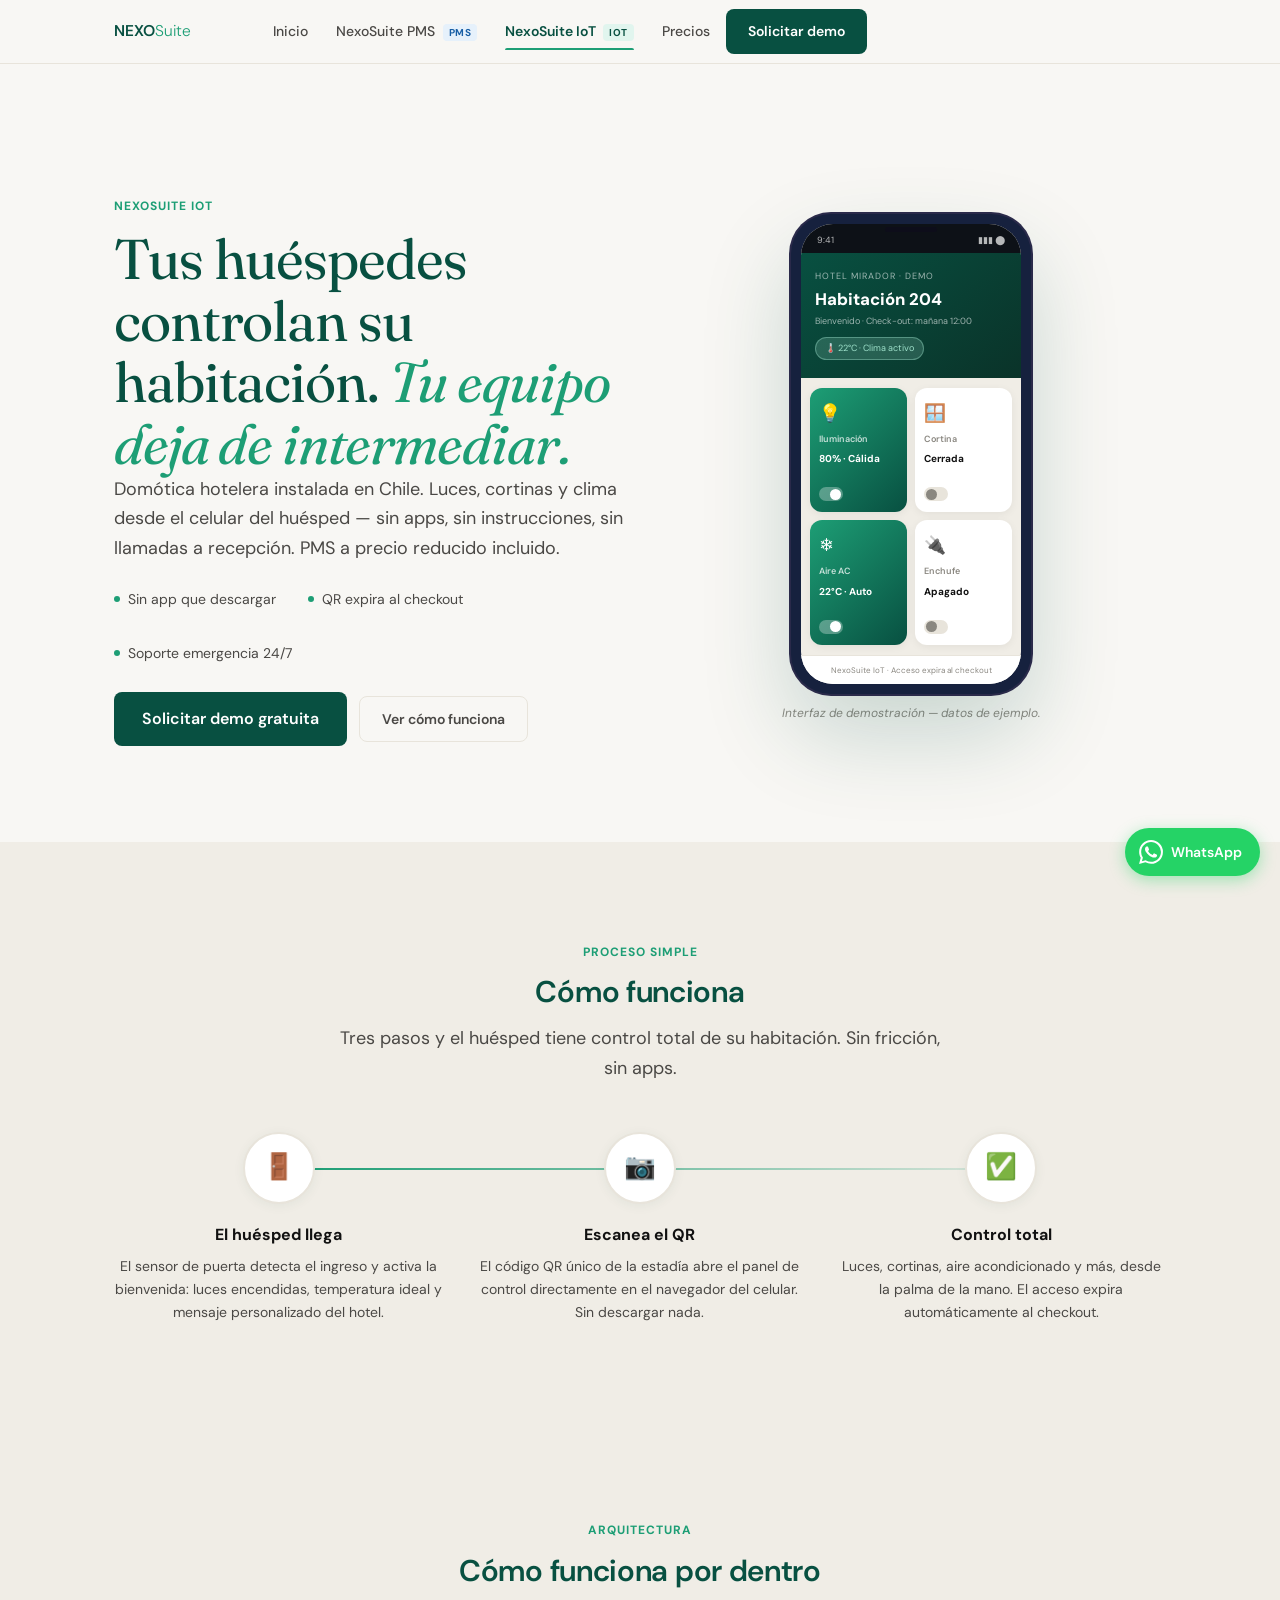
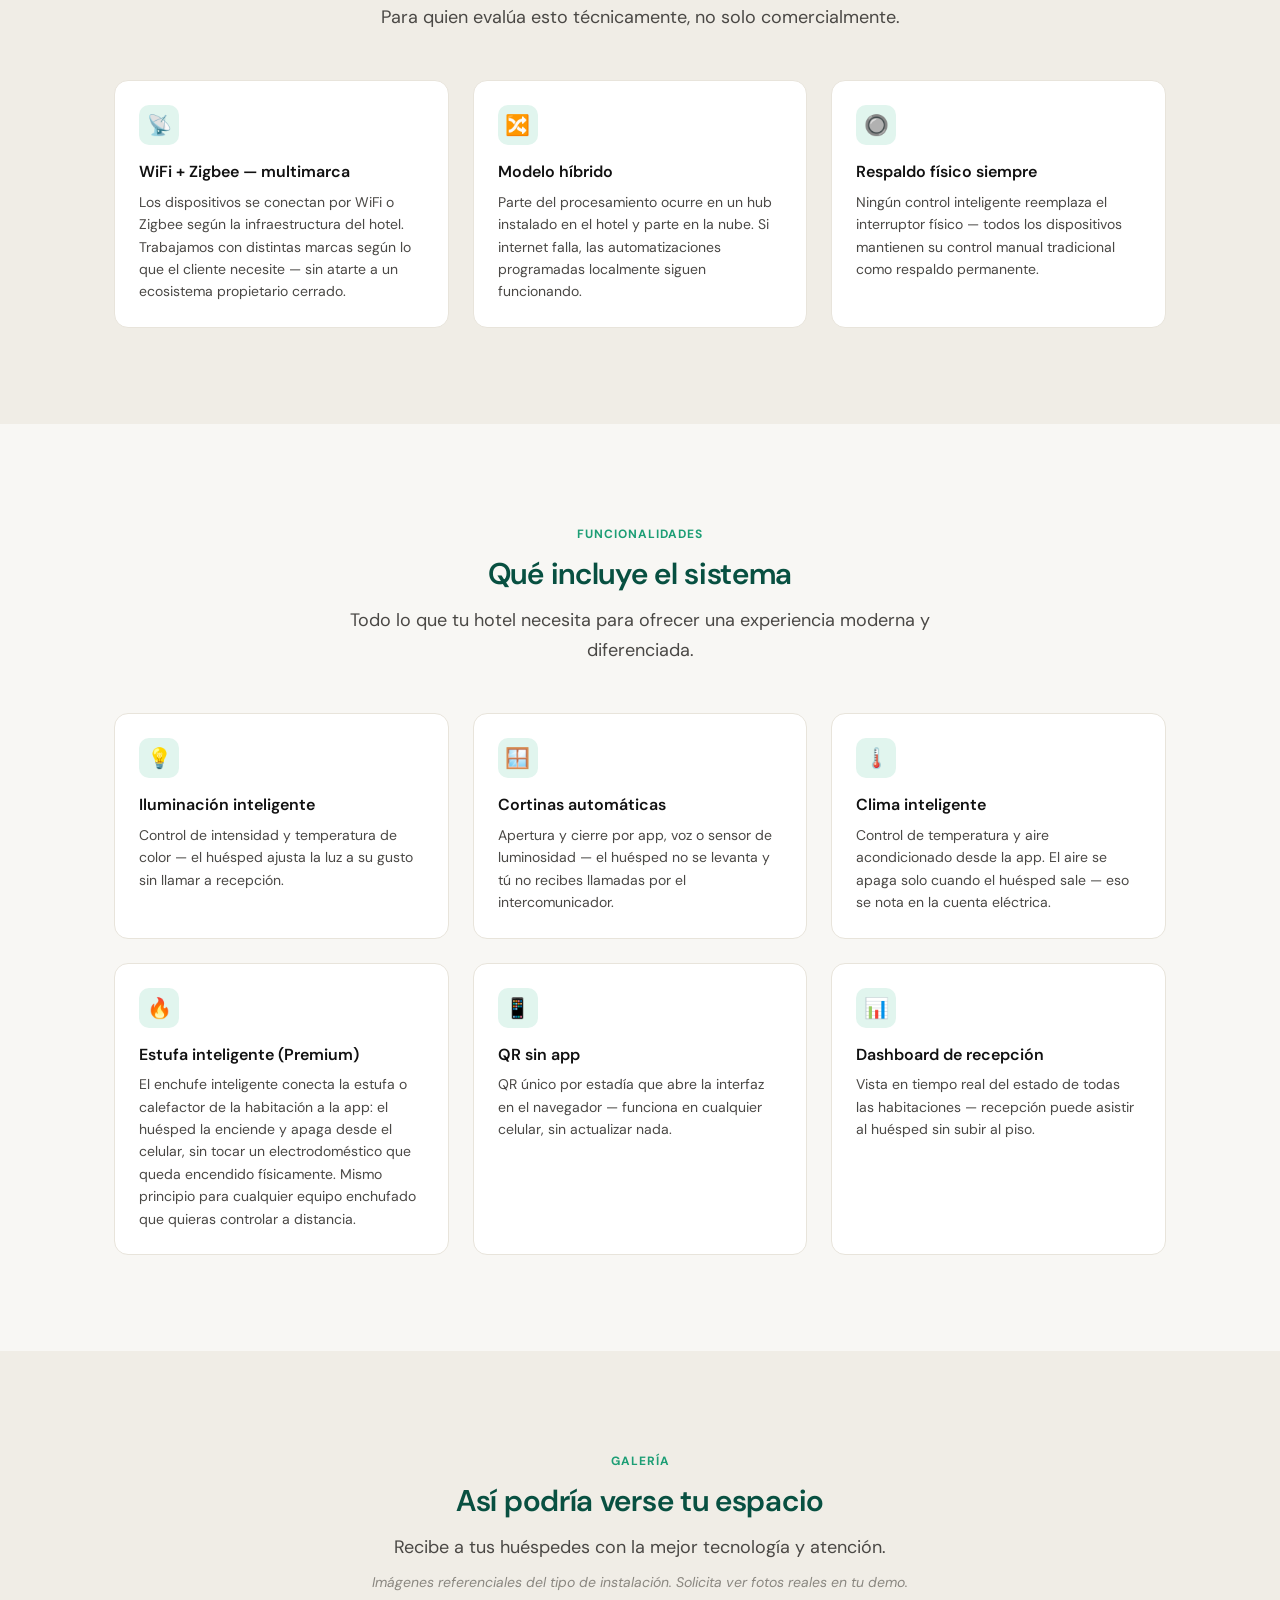
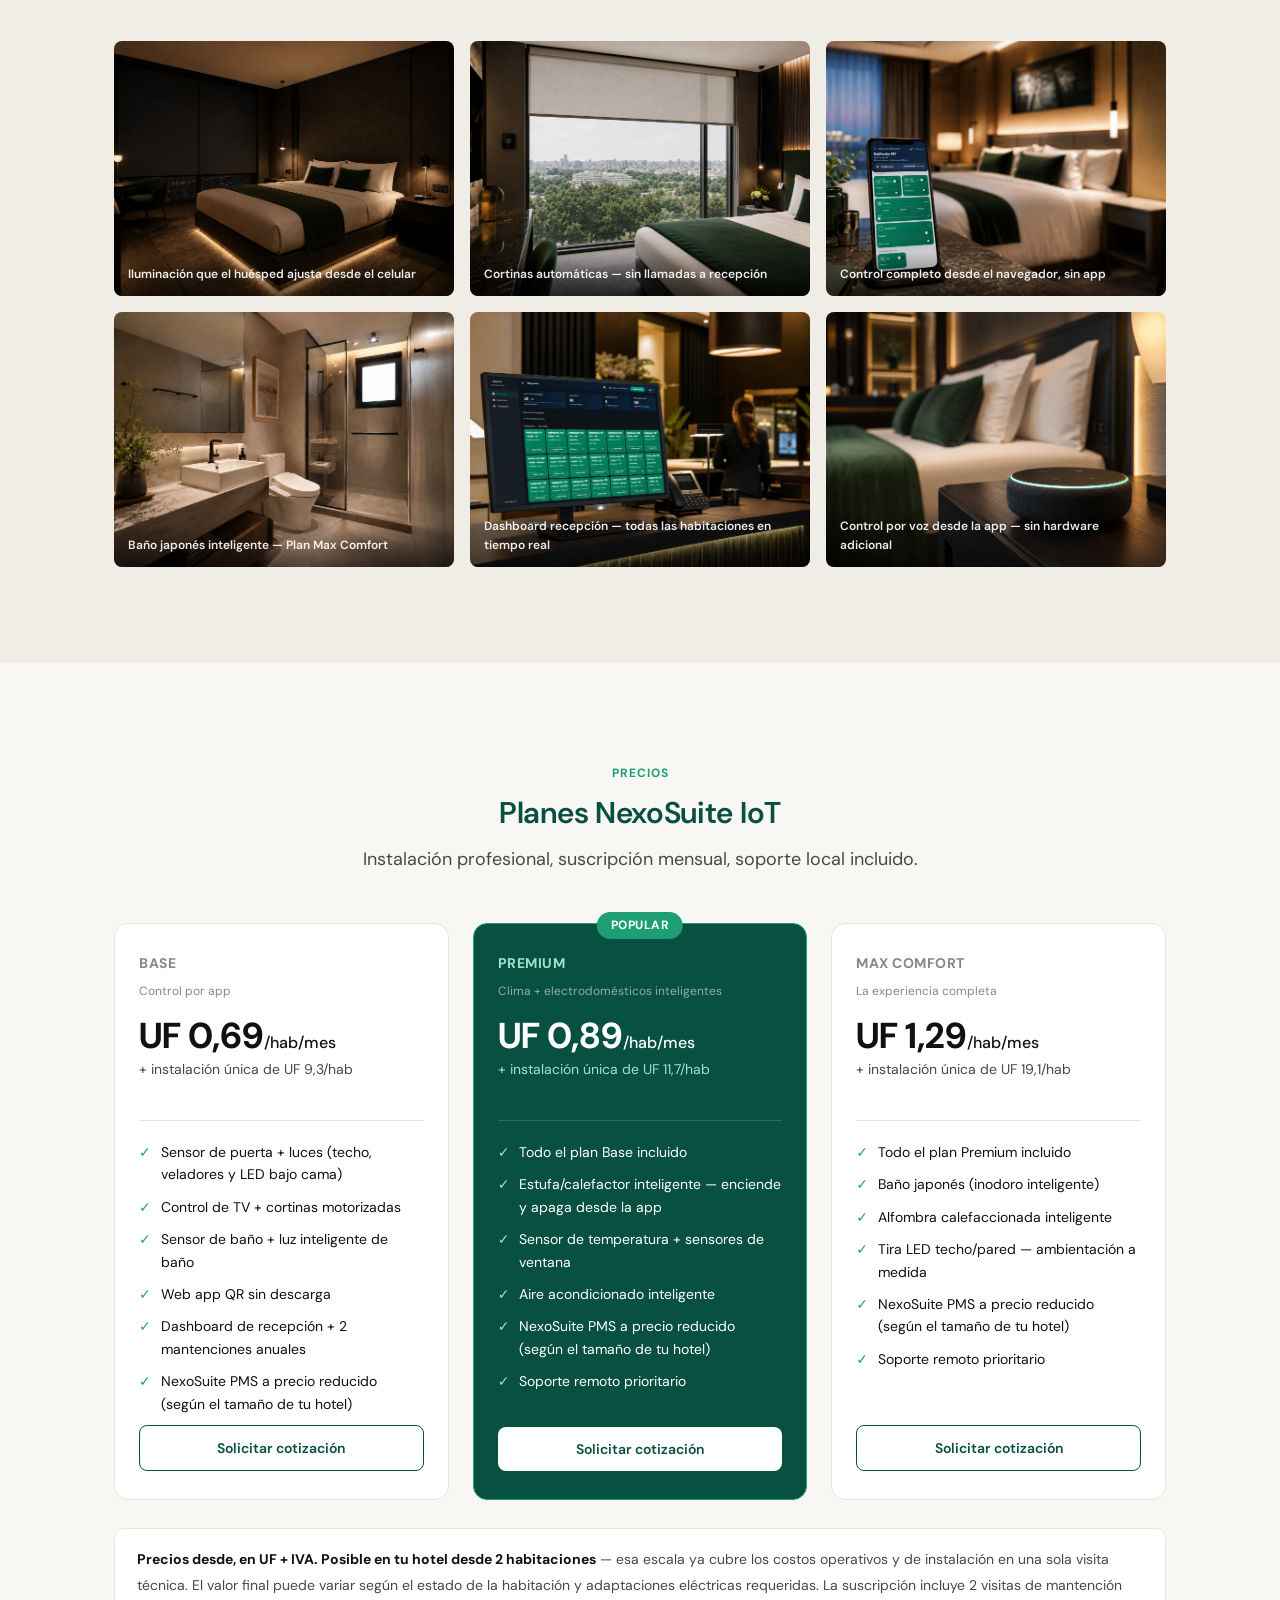
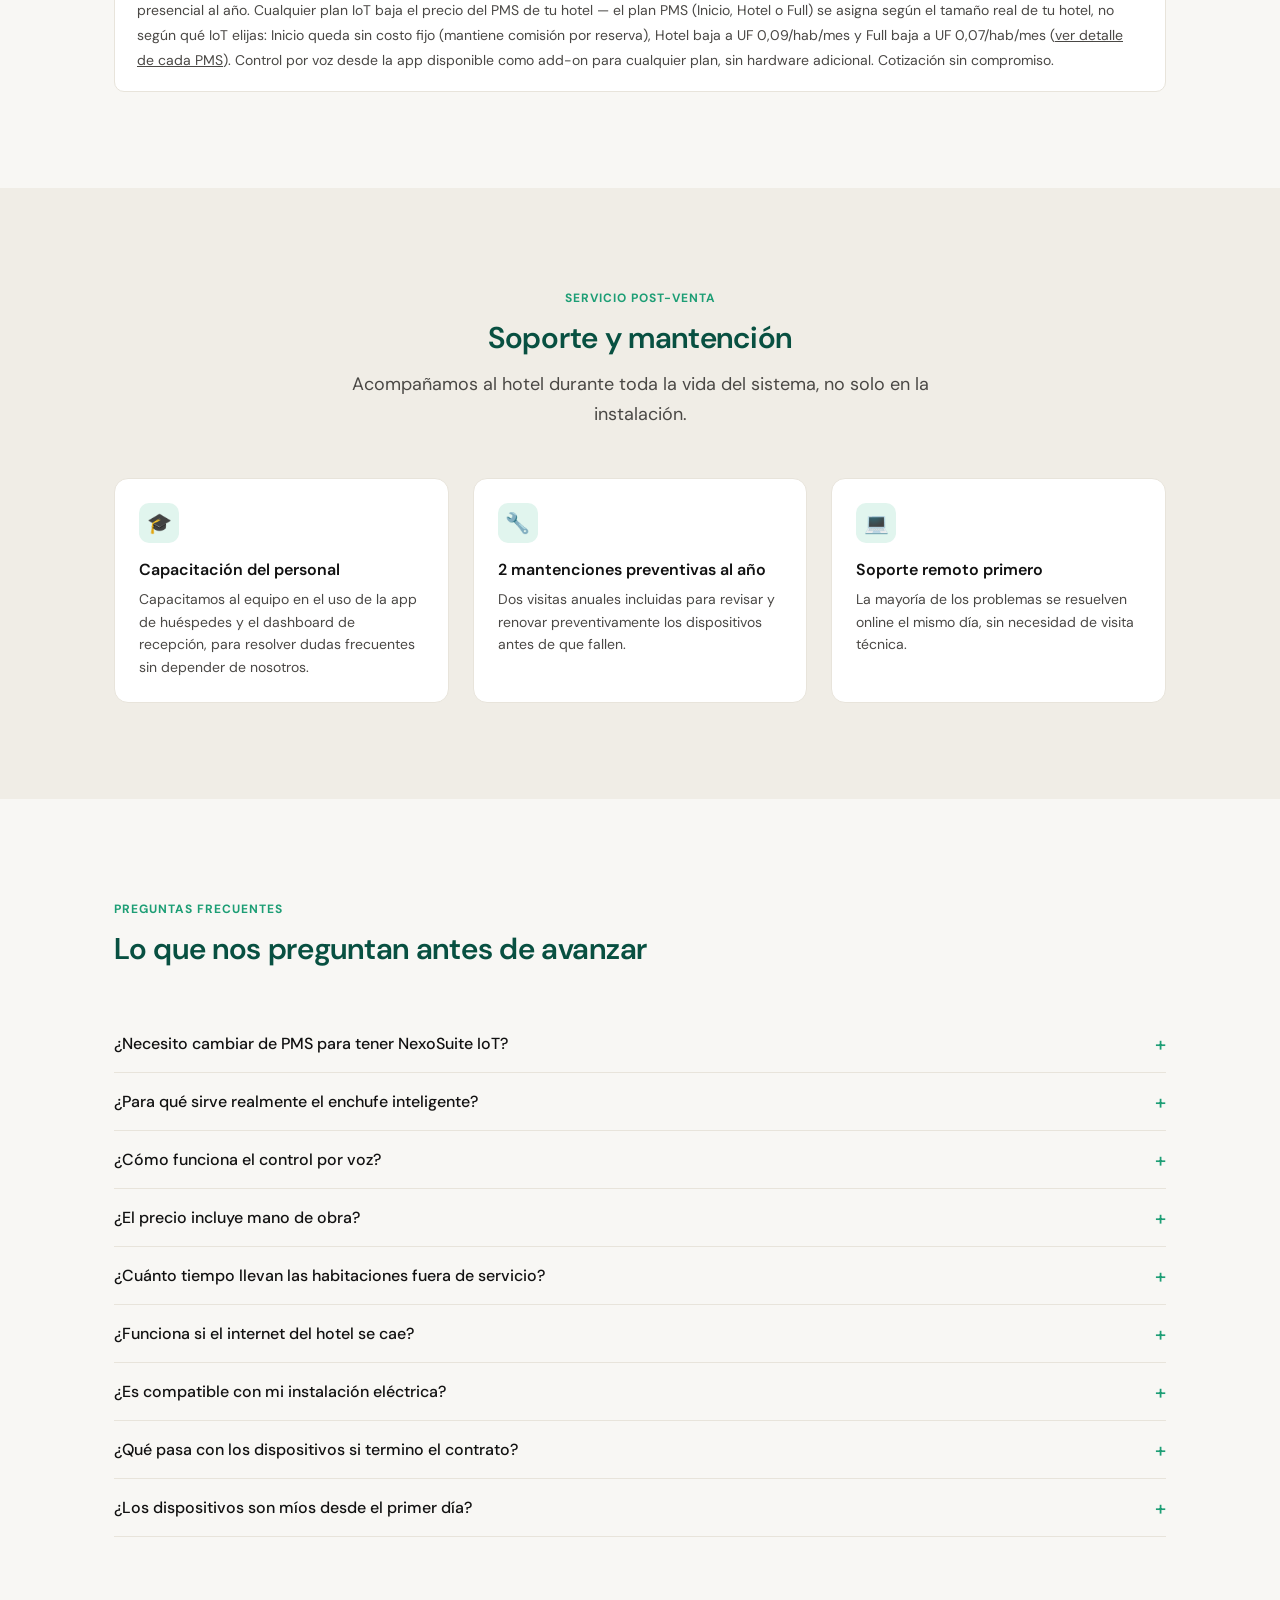
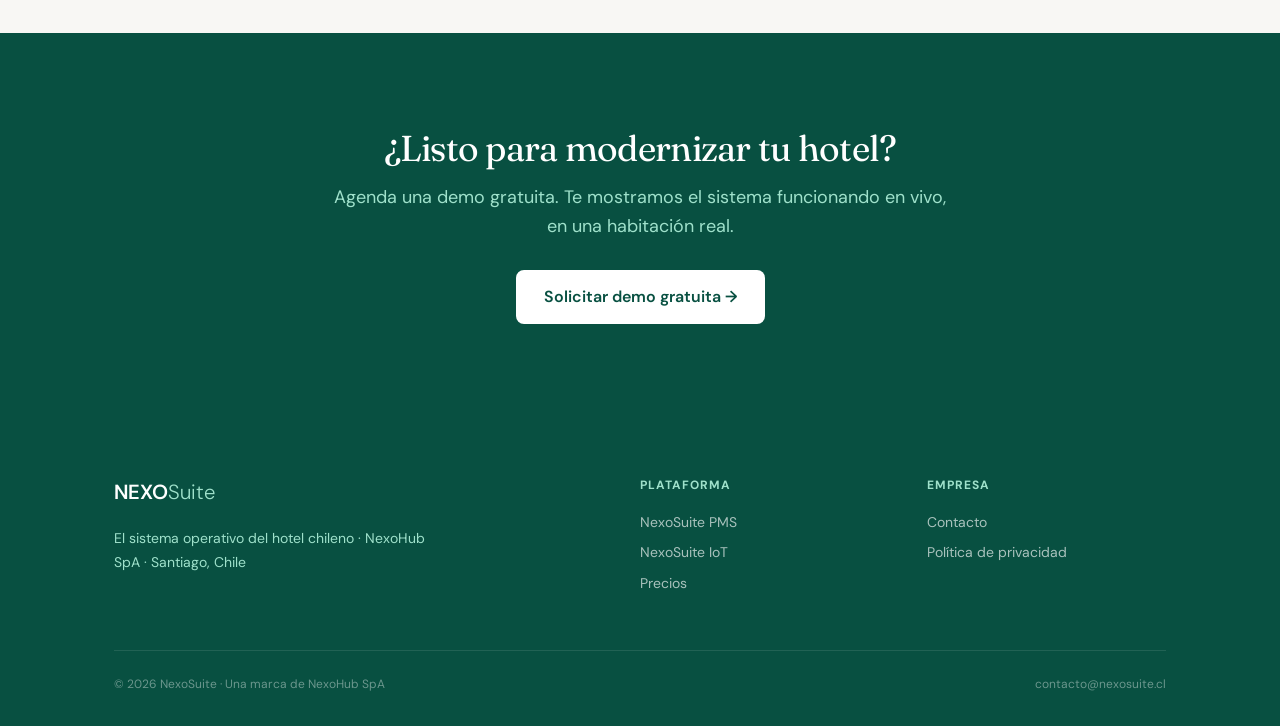
<file: iot.html>
<!DOCTYPE html>
<html lang="es">
<head>
<meta charset="UTF-8">
<meta name="viewport" content="width=device-width, initial-scale=1.0">
<title>NexoSuite IoT — Domótica Hotelera y Habitaciones Inteligentes en Chile</title>
<meta name="description" content="Control de luces, cortinas y clima desde el celular del huésped. QR sin app. Instalación desde UF 9,3/hab. PMS a precio reducido incluido. Soporte local Santiago.">
<meta name="robots" content="index, follow">
<meta name="language" content="es-CL">
<meta name="geo.region" content="CL-RM">
<meta name="geo.placename" content="Santiago, Chile">

<meta property="og:type" content="website">
<meta property="og:title" content="NexoSuite IoT — Habitaciones inteligentes para hoteles en Chile">
<meta property="og:description" content="Domótica hotelera instalada en Chile. Sin apps, sin fricción. PMS a precio reducido incluido.">
<meta property="og:url" content="https://3dcommercecl.github.io/nexoiotlanding/iot.html">
<meta property="og:image" content="https://3dcommercecl.github.io/nexoiotlanding/assets/og-nexosuite.png">
<meta property="og:locale" content="es_CL">

<link rel="canonical" href="https://3dcommercecl.github.io/nexoiotlanding/iot.html">
<link rel="icon" type="image/png" href="assets/favicon-nexosuite.png">
<link rel="apple-touch-icon" href="assets/favicon-nexosuite.png">

<link rel="preconnect" href="https://fonts.googleapis.com">
<link rel="preconnect" href="https://fonts.gstatic.com" crossorigin>
<link href="https://fonts.googleapis.com/css2?family=DM+Sans:ital,opsz,wght@0,9..40,300;0,9..40,400;0,9..40,500;0,9..40,600;1,9..40,400&family=Fraunces:ital,opsz,wght@0,9..144,300;0,9..144,400;0,9..144,600;1,9..144,400&display=swap" rel="stylesheet">
<link rel="stylesheet" href="./styles/nexosuite.css">

<script type="application/ld+json">
{
  "@context": "https://schema.org",
  "@type": "SoftwareApplication",
  "name": "NexoSuite IoT",
  "applicationCategory": "BusinessApplication",
  "description": "Domótica hotelera para Chile. Control de habitaciones sin apps.",
  "offers": [
    {"@type":"Offer","name":"Plan Base","price":"9.3","priceCurrency":"CLF"},
    {"@type":"Offer","name":"Plan Premium","price":"11.7","priceCurrency":"CLF"},
    {"@type":"Offer","name":"Plan Max Comfort","price":"19.1","priceCurrency":"CLF"}
  ]
}
</script>
</head>
<body>

<!-- NAVBAR -->
<nav class="nav" id="nav">
  <div class="nav-inner">
    <a href="index.html" class="nav-logo">
      <svg viewBox="0 0 178 40" xmlns="http://www.w3.org/2000/svg" role="img" aria-label="NexoSuite">
        <text y="29" font-family="'DM Sans', system-ui, sans-serif" font-size="26"><tspan font-weight="600" fill="#085041">NEXO</tspan><tspan font-weight="300" fill="#1D9E75">Suite</tspan></text>
      </svg>
    </a>
    <div class="nav-links" id="nav-links">
      <a href="index.html" class="nav-link" data-page="index.html">Inicio</a>
      <a href="pms.html" class="nav-link" data-page="pms.html">NexoSuite PMS <span class="nav-module-badge badge-pms">PMS</span></a>
      <a href="iot.html" class="nav-link" data-page="iot.html">NexoSuite IoT <span class="nav-module-badge badge-iot">IoT</span></a>
      <a href="index.html#precios" class="nav-link">Precios</a>
      <a href="#contacto" class="btn nav-cta">Solicitar demo</a>
    </div>
    <button class="nav-hamburger" id="ham" aria-label="Menú" aria-expanded="false">☰</button>
  </div>
</nav>

<!-- HERO -->
<section class="section" style="padding-top:calc(var(--nav-h) + 64px)">
  <div class="container">
    <div class="grid-2">
      <div class="reveal">
        <span class="eyebrow">NexoSuite IoT</span>
        <h1 class="hero-headline">Tus huéspedes controlan su habitación. <em>Tu equipo deja de intermediar.</em></h1>
        <p class="lead">Domótica hotelera instalada en Chile. Luces, cortinas y clima desde el celular del huésped — sin apps, sin instrucciones, sin llamadas a recepción. PMS a precio reducido incluido.</p>
        <div class="trust-bar" style="margin-top:24px">
          <span class="trust-item"><span class="trust-dot"></span> Sin app que descargar</span>
          <span class="trust-item"><span class="trust-dot"></span> QR expira al checkout</span>
          <span class="trust-item"><span class="trust-dot"></span> Soporte emergencia 24/7</span>
        </div>
        <div class="btn-group">
          <a href="#contacto" class="btn btn-primary btn-lg">Solicitar demo gratuita</a>
          <a href="#como-funciona" class="btn btn-ghost">Ver cómo funciona</a>
        </div>
      </div>
      <div class="phone-wrap reveal reveal-delay-2">
        <div class="phone">
          <div class="phone-notch"></div>
          <div class="phone-screen">
            <div class="phone-bar"><span>9:41</span><span>▮▮▮ ⬤</span></div>
            <div class="phone-head">
              <div class="phone-head-tag">Hotel Mirador · Demo</div>
              <div class="phone-head-room">Habitación 204</div>
              <div class="phone-head-sub">Bienvenido · Check-out: mañana 12:00</div>
              <div class="phone-chip">🌡️ 22°C · Clima activo</div>
            </div>
            <div class="phone-controls">
              <div class="phone-cc on"><span class="phone-cc-ico">💡</span><div class="phone-cc-lbl">Iluminación</div><div class="phone-cc-val">80% · Cálida</div><div class="phone-toggle on"></div></div>
              <div class="phone-cc"><span class="phone-cc-ico">🪟</span><div class="phone-cc-lbl">Cortina</div><div class="phone-cc-val">Cerrada</div><div class="phone-toggle off"></div></div>
              <div class="phone-cc on"><span class="phone-cc-ico">❄️</span><div class="phone-cc-lbl">Aire AC</div><div class="phone-cc-val">22°C · Auto</div><div class="phone-toggle on"></div></div>
              <div class="phone-cc"><span class="phone-cc-ico">🔌</span><div class="phone-cc-lbl">Enchufe</div><div class="phone-cc-val">Apagado</div><div class="phone-toggle off"></div></div>
            </div>
            <div class="phone-foot">NexoSuite IoT · Acceso expira al checkout</div>
          </div>
        </div>
        <p class="mock-disclaimer">Interfaz de demostración — datos de ejemplo.</p>
      </div>
    </div>
  </div>
</section>

<!-- CÓMO FUNCIONA -->
<section class="section section-surface" id="como-funciona">
  <div class="container">
    <div class="section-head text-center reveal">
      <span class="eyebrow">Proceso simple</span>
      <h2 class="section-headline">Cómo funciona</h2>
      <p class="lead mx-auto">Tres pasos y el huésped tiene control total de su habitación. Sin fricción, sin apps.</p>
    </div>
    <div class="steps-grid">
      <div class="step reveal">
        <div class="step-icon">🚪</div>
        <h3>El huésped llega</h3>
        <p>El sensor de puerta detecta el ingreso y activa la bienvenida: luces encendidas, temperatura ideal y mensaje personalizado del hotel.</p>
      </div>
      <div class="step reveal reveal-delay-1">
        <div class="step-icon">📷</div>
        <h3>Escanea el QR</h3>
        <p>El código QR único de la estadía abre el panel de control directamente en el navegador del celular. Sin descargar nada.</p>
      </div>
      <div class="step reveal reveal-delay-2">
        <div class="step-icon">✅</div>
        <h3>Control total</h3>
        <p>Luces, cortinas, aire acondicionado y más, desde la palma de la mano. El acceso expira automáticamente al checkout.</p>
      </div>
    </div>
  </div>
</section>

<!-- ARQUITECTURA TÉCNICA (transparencia para evaluación de TI) -->
<section class="section section-surface">
  <div class="container">
    <div class="section-head text-center reveal">
      <span class="eyebrow">Arquitectura</span>
      <h2 class="section-headline">Cómo funciona por dentro</h2>
      <p class="lead mx-auto">Para quien evalúa esto técnicamente, no solo comercialmente.</p>
    </div>
    <div class="grid-3">
      <div class="card reveal">
        <div class="card-icon">📡</div>
        <div class="card-title">WiFi + Zigbee — multimarca</div>
        <div class="card-body">Los dispositivos se conectan por WiFi o Zigbee según la infraestructura del hotel. Trabajamos con distintas marcas según lo que el cliente necesite — sin atarte a un ecosistema propietario cerrado.</div>
      </div>
      <div class="card reveal reveal-delay-1">
        <div class="card-icon">🔀</div>
        <div class="card-title">Modelo híbrido</div>
        <div class="card-body">Parte del procesamiento ocurre en un hub instalado en el hotel y parte en la nube. Si internet falla, las automatizaciones programadas localmente siguen funcionando.</div>
      </div>
      <div class="card reveal reveal-delay-2">
        <div class="card-icon">🔘</div>
        <div class="card-title">Respaldo físico siempre</div>
        <div class="card-body">Ningún control inteligente reemplaza el interruptor físico — todos los dispositivos mantienen su control manual tradicional como respaldo permanente.</div>
      </div>
    </div>
  </div>
</section>

<!-- QUÉ INCLUYE -->
<section class="section">
  <div class="container">
    <div class="section-head text-center reveal">
      <span class="eyebrow">Funcionalidades</span>
      <h2 class="section-headline">Qué incluye el sistema</h2>
      <p class="lead mx-auto">Todo lo que tu hotel necesita para ofrecer una experiencia moderna y diferenciada.</p>
    </div>
    <div class="grid-3">
      <div class="card reveal">
        <div class="card-icon">💡</div>
        <div class="card-title">Iluminación inteligente</div>
        <div class="card-body">Control de intensidad y temperatura de color — el huésped ajusta la luz a su gusto sin llamar a recepción.</div>
      </div>
      <div class="card reveal reveal-delay-1">
        <div class="card-icon">🪟</div>
        <div class="card-title">Cortinas automáticas</div>
        <div class="card-body">Apertura y cierre por app, voz o sensor de luminosidad — el huésped no se levanta y tú no recibes llamadas por el intercomunicador.</div>
      </div>
      <div class="card reveal reveal-delay-2">
        <div class="card-icon">🌡️</div>
        <div class="card-title">Clima inteligente</div>
        <div class="card-body">Control de temperatura y aire acondicionado desde la app. El aire se apaga solo cuando el huésped sale — eso se nota en la cuenta eléctrica.</div>
      </div>
      <div class="card reveal">
        <div class="card-icon">🔥</div>
        <div class="card-title">Estufa inteligente (Premium)</div>
        <div class="card-body">El enchufe inteligente conecta la estufa o calefactor de la habitación a la app: el huésped la enciende y apaga desde el celular, sin tocar un electrodoméstico que queda encendido físicamente. Mismo principio para cualquier equipo enchufado que quieras controlar a distancia.</div>
      </div>
      <div class="card reveal reveal-delay-1">
        <div class="card-icon">📱</div>
        <div class="card-title">QR sin app</div>
        <div class="card-body">QR único por estadía que abre la interfaz en el navegador — funciona en cualquier celular, sin actualizar nada.</div>
      </div>
      <div class="card reveal reveal-delay-2">
        <div class="card-icon">📊</div>
        <div class="card-title">Dashboard de recepción</div>
        <div class="card-body">Vista en tiempo real del estado de todas las habitaciones — recepción puede asistir al huésped sin subir al piso.</div>
      </div>
    </div>
  </div>
</section>

<!-- GALERÍA -->
<section class="section section-surface">
  <div class="container">
    <div class="section-head text-center reveal">
      <span class="eyebrow">Galería</span>
      <h2 class="section-headline">Así podría verse tu espacio</h2>
      <p class="lead mx-auto">Recibe a tus huéspedes con la mejor tecnología y atención.</p>
      <p class="gallery-context">Imágenes referenciales del tipo de instalación. Solicita ver fotos reales en tu demo.</p>
    </div>
    <div class="gallery-grid">
      <div class="gal-item reveal">
        <div class="gal-inner"><img src="assets/gallery/gal-01-iluminacion.webp" alt="Control de iluminación inteligente en habitación de hotel — NexoSuite IoT Chile" loading="lazy"></div>
        <div class="gal-overlay"></div>
        <div class="gal-label">Iluminación que el huésped ajusta desde el celular</div>
      </div>
      <div class="gal-item reveal reveal-delay-1">
        <div class="gal-inner"><img src="assets/gallery/gal-02-cortina.webp" alt="Cortina automática habitación hotel — NexoSuite IoT" loading="lazy"></div>
        <div class="gal-overlay"></div>
        <div class="gal-label">Cortinas automáticas — sin llamadas a recepción</div>
      </div>
      <div class="gal-item reveal reveal-delay-2">
        <div class="gal-inner"><img src="assets/gallery/gal-03-panel-control.webp" alt="Panel de control web app para huésped — habitación inteligente hotel Chile" loading="lazy"></div>
        <div class="gal-overlay"></div>
        <div class="gal-label">Control completo desde el navegador, sin app</div>
      </div>
      <div class="gal-item reveal">
        <div class="gal-inner"><img src="assets/gallery/gal-04-bano-smart.webp" alt="Baño inteligente Plan Max Comfort — automatización hotelera NexoSuite" loading="lazy"></div>
        <div class="gal-overlay"></div>
        <div class="gal-label">Baño japonés inteligente — Plan Max Comfort</div>
      </div>
      <div class="gal-item reveal reveal-delay-1">
        <div class="gal-inner"><img src="assets/gallery/gal-05-dashboard.webp" alt="Dashboard de recepción en tiempo real — domótica hotelera NexoSuite Chile" loading="lazy"></div>
        <div class="gal-overlay"></div>
        <div class="gal-label">Dashboard recepción — todas las habitaciones en tiempo real</div>
      </div>
      <div class="gal-item reveal reveal-delay-2">
        <div class="gal-inner"><img src="assets/gallery/gal-06-echo-dot.webp" alt="Control por voz desde la app del huésped — habitación hotel NexoSuite" loading="lazy"></div>
        <div class="gal-overlay"></div>
        <div class="gal-label">Control por voz desde la app — sin hardware adicional</div>
      </div>
    </div>
  </div>
</section>

<!-- PLANES IOT -->
<section class="section" id="precios">
  <div class="container">
    <div class="section-head text-center reveal">
      <span class="eyebrow">Precios</span>
      <h2 class="section-headline">Planes NexoSuite IoT</h2>
      <p class="lead mx-auto">Instalación profesional, suscripción mensual, soporte local incluido.</p>
    </div>
    <div class="grid-3">
      <div class="plan-card reveal">
        <div class="plan-name">Base</div>
        <div class="plan-sub">Control por app</div>
        <div class="plan-price">UF 0,69<span style="font-size:var(--text-base);font-weight:500">/hab/mes</span></div>
        <div class="plan-price-unit">+ instalación única de UF 9,3/hab</div>
        <div class="plan-divider"></div>
        <div class="plan-feature"><span class="plan-check">✓</span> Sensor de puerta + luces (techo, veladores y LED bajo cama)</div>
        <div class="plan-feature"><span class="plan-check">✓</span> Control de TV + cortinas motorizadas</div>
        <div class="plan-feature"><span class="plan-check">✓</span> Sensor de baño + luz inteligente de baño</div>
        <div class="plan-feature"><span class="plan-check">✓</span> Web app QR sin descarga</div>
        <div class="plan-feature"><span class="plan-check">✓</span> Dashboard de recepción + 2 mantenciones anuales</div>
        <div class="plan-feature"><span class="plan-check">✓</span> NexoSuite PMS a precio reducido (según el tamaño de tu hotel)</div>
        <a href="#contacto" class="btn btn-secondary btn-block" style="margin-top:auto">Solicitar cotización</a>
      </div>
      <div class="plan-card featured reveal reveal-delay-1">
        <div class="plan-badge">Popular</div>
        <div class="plan-name on-dark">Premium</div>
        <div class="plan-sub on-dark">Clima + electrodomésticos inteligentes</div>
        <div class="plan-price">UF 0,89<span style="font-size:var(--text-base);font-weight:500">/hab/mes</span></div>
        <div class="plan-price-unit on-dark">+ instalación única de UF 11,7/hab</div>
        <div class="plan-divider on-dark"></div>
        <div class="plan-feature"><span class="plan-check on-dark">✓</span> Todo el plan Base incluido</div>
        <div class="plan-feature"><span class="plan-check on-dark">✓</span> Estufa/calefactor inteligente — enciende y apaga desde la app</div>
        <div class="plan-feature"><span class="plan-check on-dark">✓</span> Sensor de temperatura + sensores de ventana</div>
        <div class="plan-feature"><span class="plan-check on-dark">✓</span> Aire acondicionado inteligente</div>
        <div class="plan-feature"><span class="plan-check on-dark">✓</span> NexoSuite PMS a precio reducido (según el tamaño de tu hotel)</div>
        <div class="plan-feature"><span class="plan-check on-dark">✓</span> Soporte remoto prioritario</div>
        <a href="#contacto" class="btn btn-block" style="margin-top:auto;background:var(--c-white);color:var(--c-teal-dark)">Solicitar cotización</a>
      </div>
      <div class="plan-card reveal reveal-delay-2">
        <div class="plan-name">Max Comfort</div>
        <div class="plan-sub">La experiencia completa</div>
        <div class="plan-price">UF 1,29<span style="font-size:var(--text-base);font-weight:500">/hab/mes</span></div>
        <div class="plan-price-unit">+ instalación única de UF 19,1/hab</div>
        <div class="plan-divider"></div>
        <div class="plan-feature"><span class="plan-check">✓</span> Todo el plan Premium incluido</div>
        <div class="plan-feature"><span class="plan-check">✓</span> Baño japonés (inodoro inteligente)</div>
        <div class="plan-feature"><span class="plan-check">✓</span> Alfombra calefaccionada inteligente</div>
        <div class="plan-feature"><span class="plan-check">✓</span> Tira LED techo/pared — ambientación a medida</div>
        <div class="plan-feature"><span class="plan-check">✓</span> NexoSuite PMS a precio reducido (según el tamaño de tu hotel)</div>
        <div class="plan-feature"><span class="plan-check">✓</span> Soporte remoto prioritario</div>
        <a href="#contacto" class="btn btn-secondary btn-block" style="margin-top:auto">Solicitar cotización</a>
      </div>
    </div>
    <div class="plan-disclaimer reveal">
      <strong>Precios desde, en UF + IVA. Posible en tu hotel desde 2 habitaciones</strong> — esa escala ya cubre los costos operativos y de instalación en una sola visita técnica. El valor final puede variar según el estado de la habitación y adaptaciones eléctricas requeridas. La suscripción incluye 2 visitas de mantención presencial al año. Cualquier plan IoT baja el precio del PMS de tu hotel — el plan PMS (Inicio, Hotel o Full) se asigna según el tamaño real de tu hotel, no según qué IoT elijas: Inicio queda sin costo fijo (mantiene comisión por reserva), Hotel baja a UF 0,09/hab/mes y Full baja a UF 0,07/hab/mes (<a href="pms.html#precios" style="color:inherit;text-decoration:underline">ver detalle de cada PMS</a>). Control por voz desde la app disponible como add-on para cualquier plan, sin hardware adicional. Cotización sin compromiso.
    </div>
  </div>
</section>

<!-- SOPORTE Y MANTENCIÓN -->
<section class="section section-surface">
  <div class="container">
    <div class="section-head text-center reveal">
      <span class="eyebrow">Servicio post-venta</span>
      <h2 class="section-headline">Soporte y mantención</h2>
      <p class="lead mx-auto">Acompañamos al hotel durante toda la vida del sistema, no solo en la instalación.</p>
    </div>
    <div class="grid-3">
      <div class="card reveal">
        <div class="card-icon">🎓</div>
        <div class="card-title">Capacitación del personal</div>
        <div class="card-body">Capacitamos al equipo en el uso de la app de huéspedes y el dashboard de recepción, para resolver dudas frecuentes sin depender de nosotros.</div>
      </div>
      <div class="card reveal reveal-delay-1">
        <div class="card-icon">🔧</div>
        <div class="card-title">2 mantenciones preventivas al año</div>
        <div class="card-body">Dos visitas anuales incluidas para revisar y renovar preventivamente los dispositivos antes de que fallen.</div>
      </div>
      <div class="card reveal reveal-delay-2">
        <div class="card-icon">💻</div>
        <div class="card-title">Soporte remoto primero</div>
        <div class="card-body">La mayoría de los problemas se resuelven online el mismo día, sin necesidad de visita técnica.</div>
      </div>
    </div>
  </div>
</section>

<!-- FAQ IOT -->
<section class="section" id="faq">
  <div class="container">
    <div class="section-head reveal">
      <span class="eyebrow">Preguntas frecuentes</span>
      <h2 class="section-headline">Lo que nos preguntan antes de avanzar</h2>
    </div>
    <div class="reveal">
      <div class="faq-item">
        <button class="faq-btn" aria-expanded="false">¿Necesito cambiar de PMS para tener NexoSuite IoT?<span class="faq-icon">+</span></button>
        <div class="faq-answer" hidden><p>No. Si ya usas un PMS como Cloudbeds y no quieres migrar tu gestión hotelera, podemos integrar NexoSuite IoT a tu sistema actual — el control de habitaciones funciona igual, solo cambia con qué plataforma se sincroniza la ocupación. Si en algún momento quieres simplificar a un solo proveedor, el precio de NexoSuite PMS baja con cualquier plan IoT (gratis en el plan Inicio).</p></div>
      </div>
      <div class="faq-item">
        <button class="faq-btn" aria-expanded="false">¿Para qué sirve realmente el enchufe inteligente?<span class="faq-icon">+</span></button>
        <div class="faq-answer" hidden><p>Para conectar y controlar a distancia un electrodoméstico que normalmente se deja encendido físicamente — el caso más común es una estufa o calefactor: el huésped la enciende y apaga desde la app, sin que nadie tenga que tocar el equipo. Estamos trabajando en sumar calefactores inteligentes con más control (ventilador, nivel de temperatura) además del simple encendido/apagado por enchufe.</p></div>
      </div>
      <div class="faq-item">
        <button class="faq-btn" aria-expanded="false">¿Cómo funciona el control por voz?<span class="faq-icon">+</span></button>
        <div class="faq-answer" hidden><p>Disponible como add-on para cualquier plan: el huésped presiona un botón en la app, graba su instrucción y la suelta — sin hardware adicional ni micrófono escuchando de forma permanente. Es más privado que un parlante inteligente tradicional y no requiere comprar ni instalar ningún dispositivo extra.</p></div>
      </div>
      <div class="faq-item">
        <button class="faq-btn" aria-expanded="false">¿El precio incluye mano de obra?<span class="faq-icon">+</span></button>
        <div class="faq-answer" hidden><p>Sí. El precio de instalación incluye hardware, mano de obra certificada y puesta en marcha. El valor final puede variar según el estado eléctrico de las habitaciones — te lo informamos en la visita técnica previa, sin costo.</p></div>
      </div>
      <div class="faq-item">
        <button class="faq-btn" aria-expanded="false">¿Cuánto tiempo llevan las habitaciones fuera de servicio?<span class="faq-icon">+</span></button>
        <div class="faq-answer" hidden><p>La instalación se coordina en bloques para no afectar la ocupación. Trabajamos con tu equipo de housekeeping para instalar mientras las habitaciones están disponibles, sin interrumpir la operación del hotel.</p></div>
      </div>
      <div class="faq-item">
        <button class="faq-btn" aria-expanded="false">¿Funciona si el internet del hotel se cae?<span class="faq-icon">+</span></button>
        <div class="faq-answer" hidden><p>El sistema es híbrido: parte del procesamiento ocurre en el hub instalado en el hotel y parte en la nube. Ante una caída de internet, las automatizaciones programadas siguen funcionando localmente. Los controles físicos siempre están disponibles como respaldo.</p></div>
      </div>
      <div class="faq-item">
        <button class="faq-btn" aria-expanded="false">¿Es compatible con mi instalación eléctrica?<span class="faq-icon">+</span></button>
        <div class="faq-answer" hidden><p>Hacemos una visita técnica previa sin costo para evaluar compatibilidad. Si se requiere alguna adaptación eléctrica, te la informamos con costo desglosado antes de que te comprometas con nada.</p></div>
      </div>
      <div class="faq-item">
        <button class="faq-btn" aria-expanded="false">¿Qué pasa con los dispositivos si termino el contrato?<span class="faq-icon">+</span></button>
        <div class="faq-answer" hidden><p>Los dispositivos son propiedad del hotel desde el día de la instalación. Si terminas la suscripción, los dispositivos siguen siendo tuyos; dejas de recibir actualizaciones, soporte y mantenciones preventivas.</p></div>
      </div>
      <div class="faq-item">
        <button class="faq-btn" aria-expanded="false">¿Los dispositivos son míos desde el primer día?<span class="faq-icon">+</span></button>
        <div class="faq-answer" hidden><p>Sí. Todos los dispositivos instalados son propiedad del hotel desde el día de la instalación. La suscripción mensual cubre el software, las actualizaciones, el soporte remoto y las mantenciones preventivas.</p></div>
      </div>
    </div>
  </div>
</section>

<!-- CTA FINAL -->
<section class="section section-dark" id="contacto">
  <div class="container text-center">
    <h2 class="hero-headline on-dark" style="font-size:var(--text-4xl)">¿Listo para modernizar tu hotel?</h2>
    <p class="lead on-dark mx-auto" style="margin:14px auto 28px">Agenda una demo gratuita. Te mostramos el sistema funcionando en vivo, en una habitación real.</p>
    <a href="index.html#contacto" class="btn btn-primary btn-lg" style="background:var(--c-white);color:var(--c-teal-dark)">Solicitar demo gratuita →</a>
  </div>
</section>

<!-- FOOTER -->
<footer class="footer">
  <div class="container">
    <div class="footer-grid">
      <div>
        <div class="footer-brand-logo">
          <svg viewBox="0 0 178 40" width="140" xmlns="http://www.w3.org/2000/svg" role="img" aria-label="NexoSuite">
            <text y="29" font-family="'DM Sans', system-ui, sans-serif" font-size="26"><tspan font-weight="600" fill="#FFFFFF">NEXO</tspan><tspan font-weight="300" fill="#9FE1CB">Suite</tspan></text>
          </svg>
        </div>
        <p class="footer-brand">El sistema operativo del hotel chileno · NexoHub SpA · Santiago, Chile</p>
      </div>
      <div>
        <div class="footer-col-title">Plataforma</div>
        <a href="pms.html" class="footer-link">NexoSuite PMS</a>
        <a href="iot.html" class="footer-link">NexoSuite IoT</a>
        <a href="index.html#precios" class="footer-link">Precios</a>
      </div>
      <div>
        <div class="footer-col-title">Empresa</div>
        <a href="index.html#contacto" class="footer-link">Contacto</a>
        <a href="politica-privacidad.html" class="footer-link">Política de privacidad</a>
        <!-- RUT de la empresa: agregar cuando esté disponible.
           <span class="footer-link" style="margin-bottom:0">RUT: 99.999.999-9</span> -->
      </div>
    </div>
    <div class="footer-bottom">
      <p>© 2026 NexoSuite · Una marca de NexoHub SpA</p>
      <a href="mailto:contacto@nexosuite.cl">contacto@nexosuite.cl</a>
    </div>
  </div>
</footer>

<!-- COMPLETAR: reemplazar XXXXXXXXX con el número real (sin el +) -->
<a href="https://wa.me/56998183749?text=Hola%2C%20me%20interesa%20conocer%20m%C3%A1s%20sobre%20NexoSuite%20IoT" class="wa-fab" target="_blank" rel="noopener" aria-label="Escríbenos por WhatsApp">
  <svg xmlns="http://www.w3.org/2000/svg" viewBox="0 0 24 24" fill="currentColor" width="24" height="24">
    <path d="M17.472 14.382c-.297-.149-1.758-.867-2.03-.967-.273-.099-.471-.148-.67.15-.197.297-.767.966-.94 1.164-.173.199-.347.223-.644.075-.297-.15-1.255-.463-2.39-1.475-.883-.788-1.48-1.761-1.653-2.059-.173-.297-.018-.458.13-.606.134-.133.298-.347.446-.52.149-.174.198-.298.298-.497.099-.198.05-.371-.025-.52-.075-.149-.669-1.612-.916-2.207-.242-.579-.487-.5-.669-.51-.173-.008-.371-.01-.57-.01-.198 0-.52.074-.792.372-.272.297-1.04 1.016-1.04 2.479 0 1.462 1.065 2.875 1.213 3.074.149.198 2.096 3.2 5.077 4.487.709.306 1.262.489 1.694.625.712.227 1.36.195 1.871.118.571-.085 1.758-.719 2.006-1.413.248-.694.248-1.289.173-1.413-.074-.124-.272-.198-.57-.347m-5.421 7.403h-.004a9.87 9.87 0 01-5.031-1.378l-.361-.214-3.741.982.998-3.648-.235-.374a9.86 9.86 0 01-1.51-5.26c.001-5.45 4.436-9.884 9.888-9.884 2.64 0 5.122 1.03 6.988 2.898a9.825 9.825 0 012.893 6.994c-.003 5.45-4.437 9.884-9.885 9.884m8.413-18.297A11.815 11.815 0 0012.05 0C5.495 0 .16 5.335.157 11.892c0 2.096.547 4.142 1.588 5.945L.057 24l6.305-1.654a11.882 11.882 0 005.683 1.448h.005c6.554 0 11.89-5.335 11.893-11.893a11.821 11.821 0 00-3.48-8.413z"/>
  </svg>
  <span class="wa-fab-label">WhatsApp</span>
</a>

<script>
  const ham = document.getElementById('ham');
  const links = document.getElementById('nav-links');
  if (ham && links) ham.addEventListener('click', () => {
    const open = links.classList.toggle('open');
    ham.setAttribute('aria-expanded', open);
  });

  document.querySelectorAll('.faq-btn').forEach(btn => {
    btn.addEventListener('click', () => {
      const open = btn.getAttribute('aria-expanded') === 'true';
      document.querySelectorAll('.faq-btn').forEach(b => {
        b.setAttribute('aria-expanded', 'false');
        b.nextElementSibling.hidden = true;
      });
      if (!open) {
        btn.setAttribute('aria-expanded', 'true');
        btn.nextElementSibling.hidden = false;
      }
    });
  });

  const page = location.pathname.split('/').pop() || 'index.html';
  document.querySelectorAll('.nav-link[data-page]').forEach(link => {
    if (link.dataset.page === page) link.classList.add('active');
  });

  const observer = new IntersectionObserver(entries => {
    entries.forEach(e => { if (e.isIntersecting) e.target.classList.add('visible'); });
  }, { threshold: 0.1, rootMargin: '0px 0px -40px 0px' });
  document.querySelectorAll('.reveal').forEach(el => observer.observe(el));
  setTimeout(() => document.querySelectorAll('.reveal').forEach(el => {
    if (el.getBoundingClientRect().top < window.innerHeight) el.classList.add('visible');
  }), 80);

  document.querySelectorAll('a[href^="#"]').forEach(a => {
    a.addEventListener('click', e => {
      const href = a.getAttribute('href');
      const t = document.querySelector(href);
      if (!t) return;
      e.preventDefault();
      window.scrollTo({ top: t.getBoundingClientRect().top + window.scrollY - 76, behavior: 'smooth' });
      links?.classList.remove('open');
    });
  });
</script>
</body>
</html>
</file>
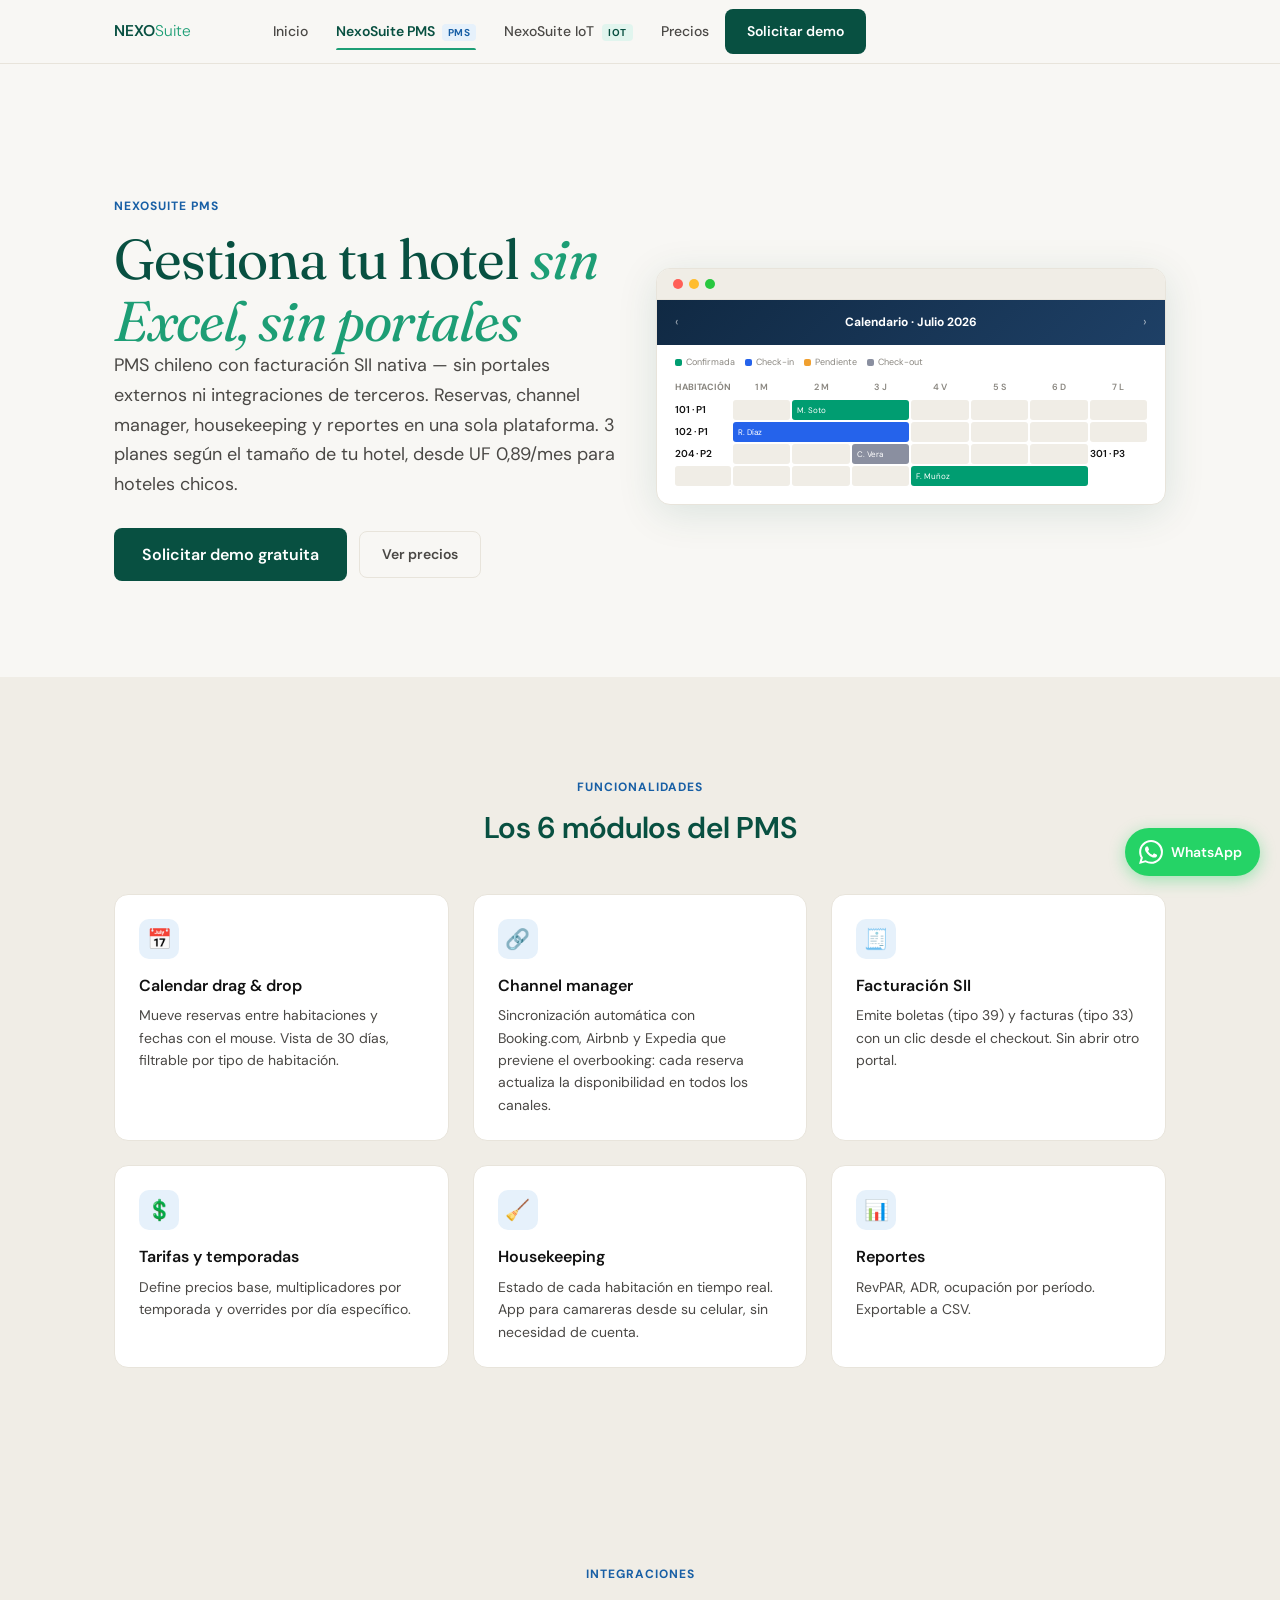
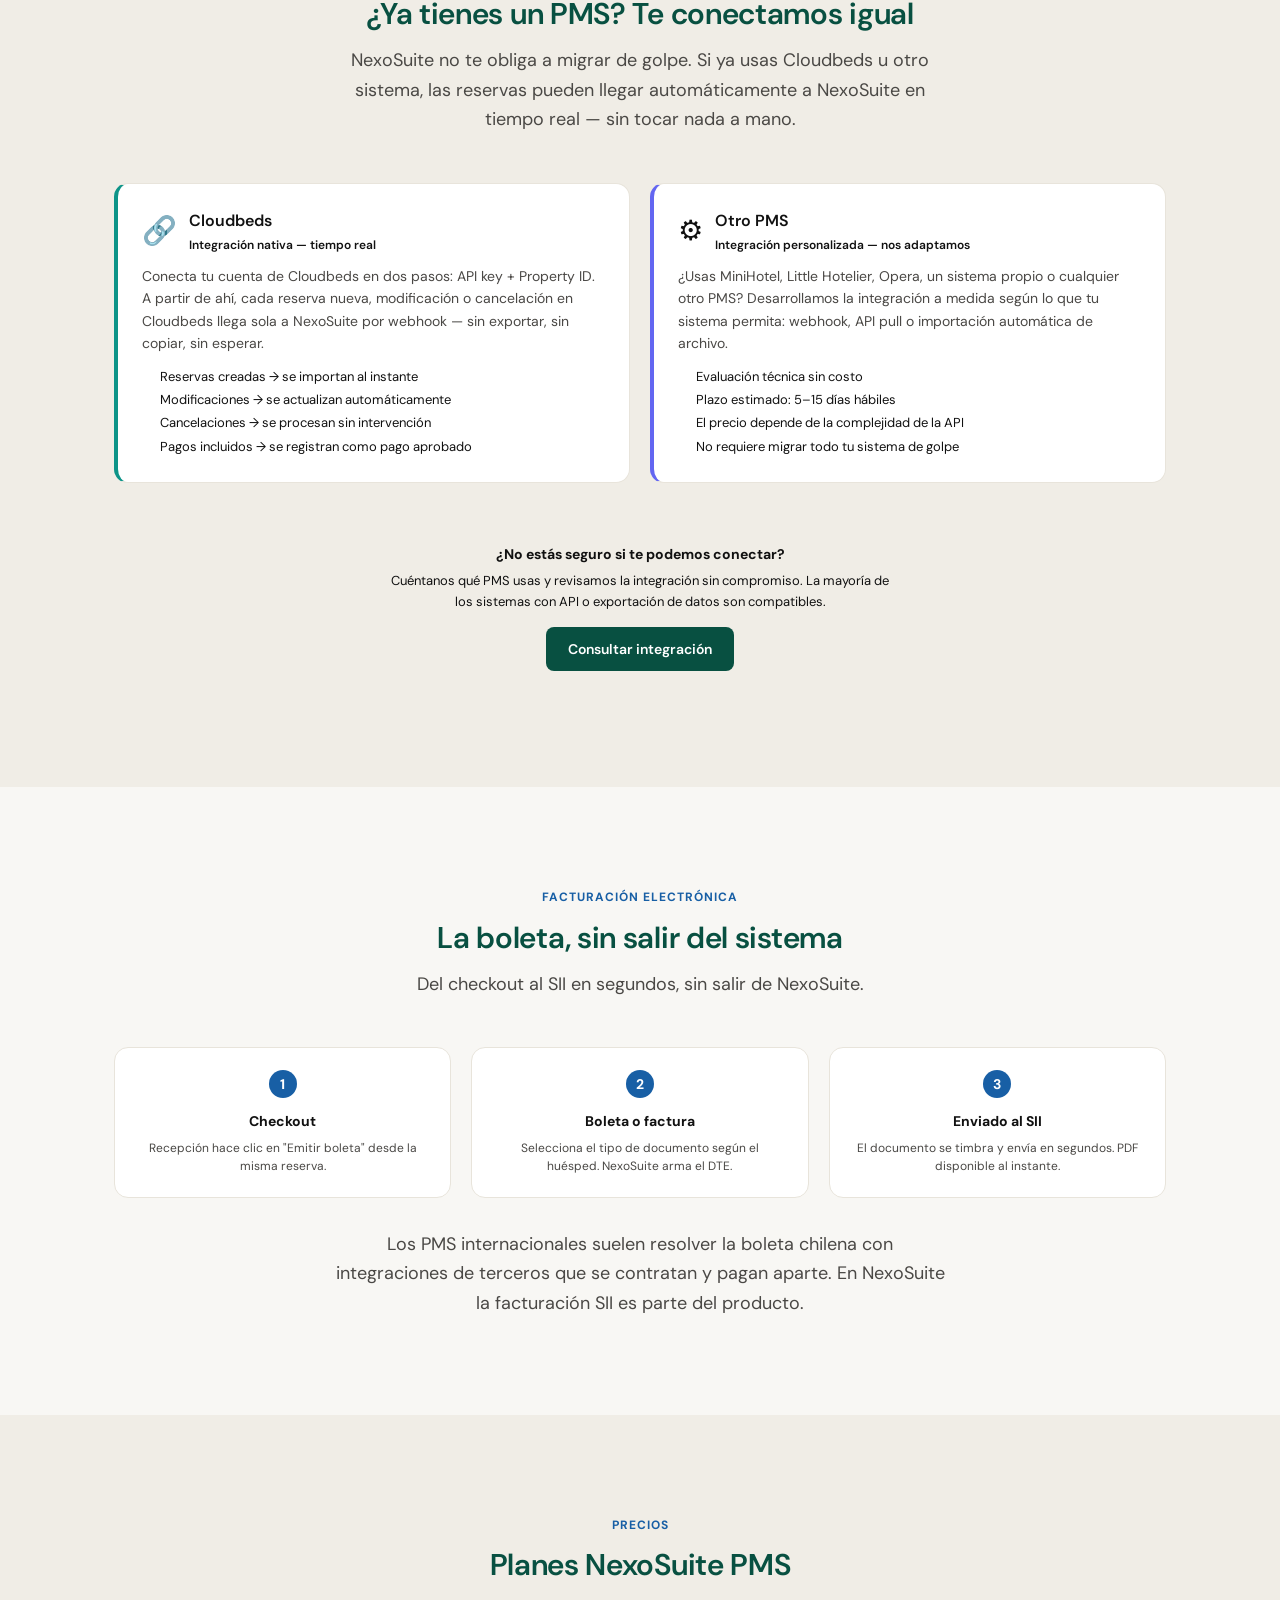
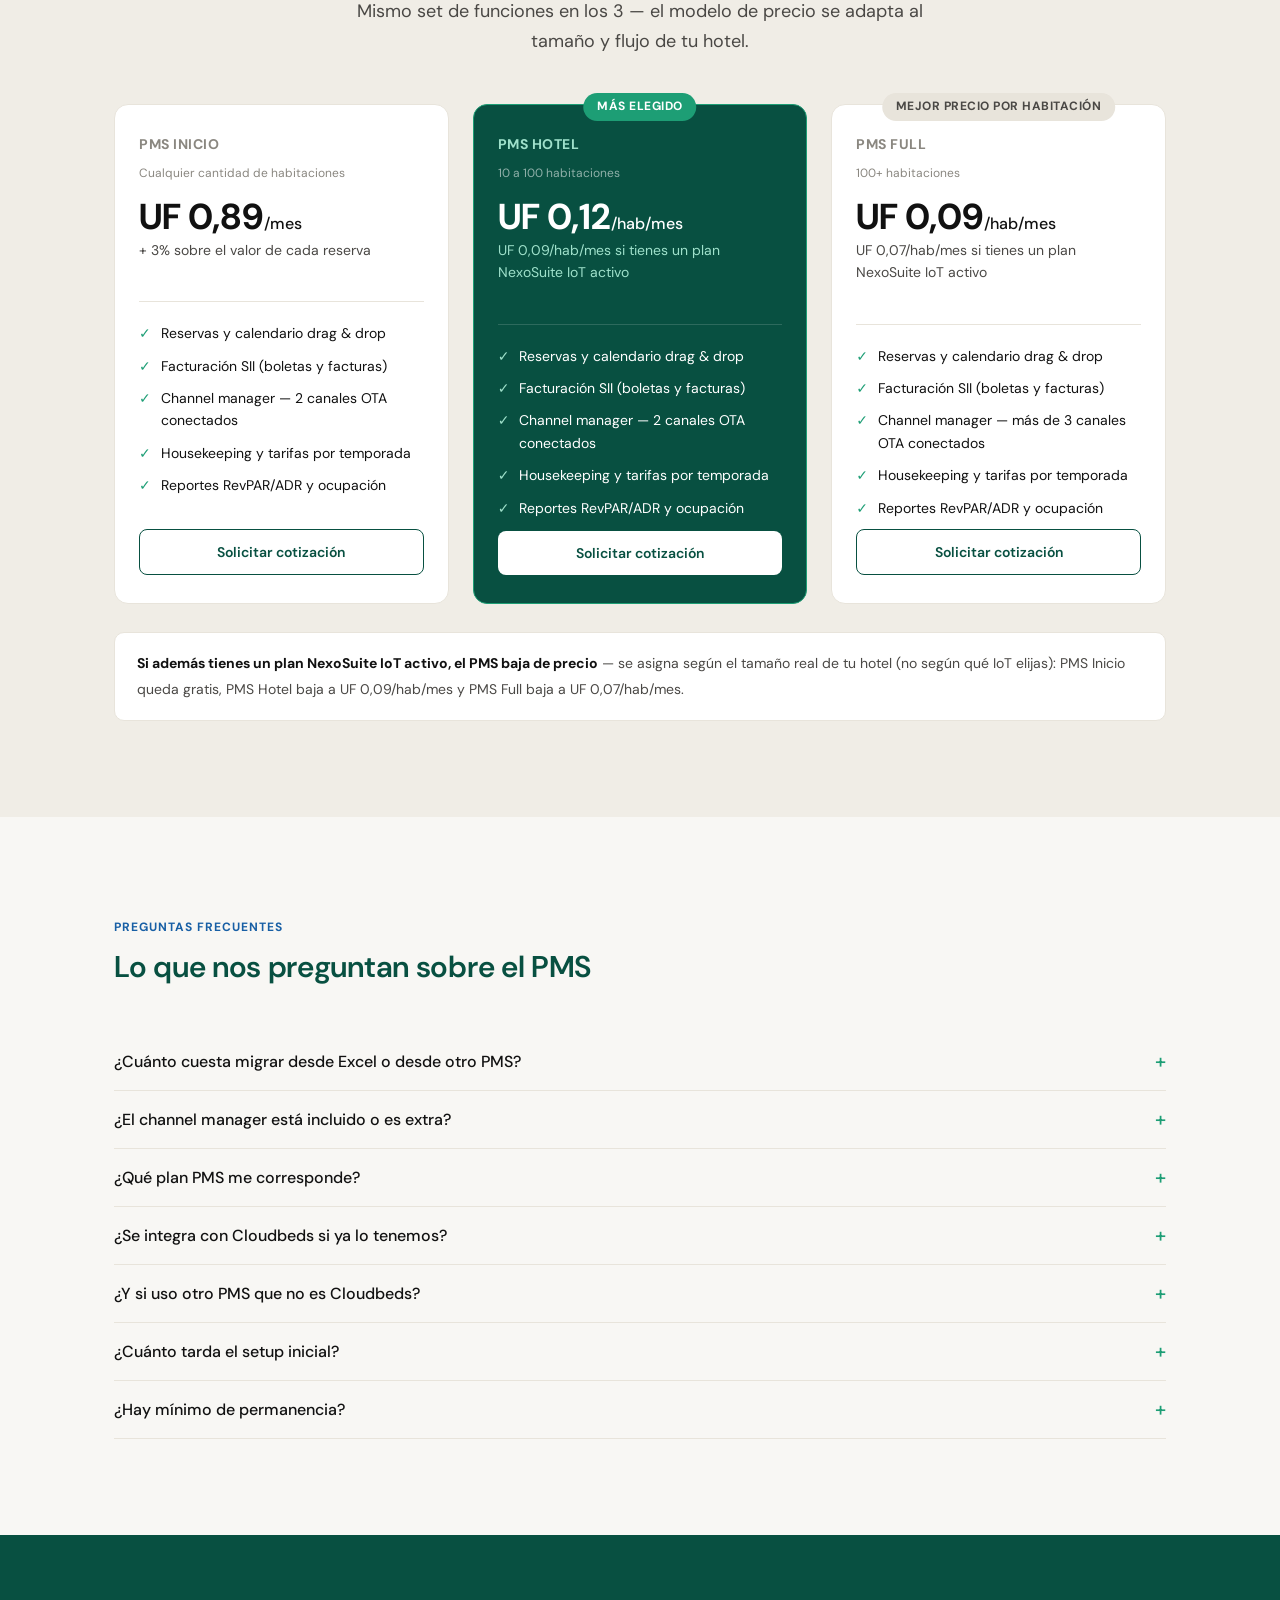
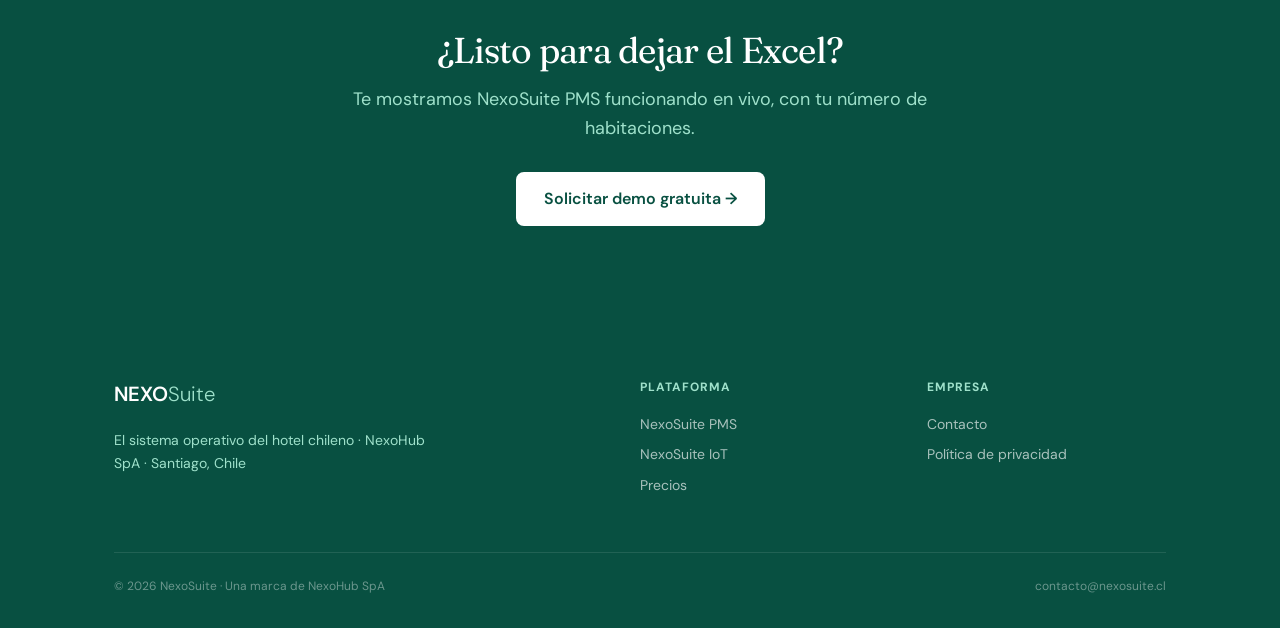
<file: pms.html>
<!DOCTYPE html>
<html lang="es">
<head>
<meta charset="UTF-8">
<meta name="viewport" content="width=device-width, initial-scale=1.0">
<title>NexoSuite PMS — Software de Gestión Hotelera en Chile con SII Integrado</title>
<meta name="description" content="PMS para hoteles en Chile con facturación electrónica SII, channel manager, reservas y reportes. 3 planes según el tamaño de tu hotel, desde UF 0,89/mes.">
<meta name="robots" content="index, follow">
<meta name="language" content="es-CL">

<meta property="og:type" content="website">
<meta property="og:title" content="NexoSuite PMS — Software de Gestión Hotelera en Chile con SII Integrado">
<meta property="og:description" content="Reservas, channel manager, housekeeping y facturación SII en una sola plataforma. 3 planes según el tamaño de tu hotel, desde UF 0,89/mes.">
<meta property="og:url" content="https://3dcommercecl.github.io/nexoiotlanding/pms.html">
<meta property="og:image" content="https://3dcommercecl.github.io/nexoiotlanding/assets/og-nexosuite.png">
<meta property="og:locale" content="es_CL">

<link rel="canonical" href="https://3dcommercecl.github.io/nexoiotlanding/pms.html">
<link rel="icon" type="image/png" href="assets/favicon-nexosuite.png">
<link rel="apple-touch-icon" href="assets/favicon-nexosuite.png">

<link rel="preconnect" href="https://fonts.googleapis.com">
<link rel="preconnect" href="https://fonts.gstatic.com" crossorigin>
<link href="https://fonts.googleapis.com/css2?family=DM+Sans:ital,opsz,wght@0,9..40,300;0,9..40,400;0,9..40,500;0,9..40,600;1,9..40,400&family=Fraunces:ital,opsz,wght@0,9..144,300;0,9..144,400;0,9..144,600;1,9..144,400&display=swap" rel="stylesheet">
<link rel="stylesheet" href="./styles/nexosuite.css">
</head>
<body>

<!-- NAVBAR -->
<nav class="nav" id="nav">
  <div class="nav-inner">
    <a href="index.html" class="nav-logo">
      <svg viewBox="0 0 178 40" xmlns="http://www.w3.org/2000/svg" role="img" aria-label="NexoSuite">
        <text y="29" font-family="'DM Sans', system-ui, sans-serif" font-size="26"><tspan font-weight="600" fill="#085041">NEXO</tspan><tspan font-weight="300" fill="#1D9E75">Suite</tspan></text>
      </svg>
    </a>
    <div class="nav-links" id="nav-links">
      <a href="index.html" class="nav-link" data-page="index.html">Inicio</a>
      <a href="pms.html" class="nav-link" data-page="pms.html">NexoSuite PMS <span class="nav-module-badge badge-pms">PMS</span></a>
      <a href="iot.html" class="nav-link" data-page="iot.html">NexoSuite IoT <span class="nav-module-badge badge-iot">IoT</span></a>
      <a href="index.html#precios" class="nav-link">Precios</a>
      <a href="#contacto" class="btn nav-cta">Solicitar demo</a>
    </div>
    <button class="nav-hamburger" id="ham" aria-label="Menú" aria-expanded="false">☰</button>
  </div>
</nav>

<!-- HERO -->
<section class="section" style="padding-top:calc(var(--nav-h) + 64px)">
  <div class="container">
    <div class="grid-2">
      <div class="reveal">
        <span class="eyebrow eyebrow-pms">NexoSuite PMS</span>
        <h1 class="hero-headline">Gestiona tu hotel <em>sin Excel, sin portales</em></h1>
        <p class="lead">PMS chileno con facturación SII nativa — sin portales externos ni integraciones de terceros. Reservas, channel manager, housekeeping y reportes en una sola plataforma. 3 planes según el tamaño de tu hotel, desde UF 0,89/mes para hoteles chicos.</p>
        <div class="btn-group" style="margin-top:28px">
          <a href="#contacto" class="btn btn-primary btn-lg">Solicitar demo gratuita</a>
          <a href="#precios" class="btn btn-ghost">Ver precios</a>
        </div>
      </div>
      <div class="reveal reveal-delay-2">
        <div class="ui-mockup">
          <div class="ui-mockup-bar">
            <div class="ui-dot ui-dot-r"></div><div class="ui-dot ui-dot-y"></div><div class="ui-dot ui-dot-g"></div>
          </div>
          <div class="ui-mockup-body" style="padding:0">
            <div class="mock-cal2-toolbar">
              <span class="mock-cal2-nav">‹</span>
              <span class="mock-cal2-title">Calendario · Julio 2026</span>
              <span class="mock-cal2-nav">›</span>
            </div>
            <div class="mock-cal2-legend">
              <span><i style="background:#009D71"></i>Confirmada</span>
              <span><i style="background:#2563eb"></i>Check-in</span>
              <span><i style="background:#F0A030"></i>Pendiente</span>
              <span><i style="background:#8A8FA0"></i>Check-out</span>
            </div>
            <div class="mock-cal2-grid">
              <div class="mock-cal2-corner">Habitación</div>
              <div class="mock-cal2-dcol">1 M</div><div class="mock-cal2-dcol">2 M</div><div class="mock-cal2-dcol">3 J</div><div class="mock-cal2-dcol">4 V</div><div class="mock-cal2-dcol">5 S</div><div class="mock-cal2-dcol">6 D</div><div class="mock-cal2-dcol">7 L</div>

              <div class="mock-cal2-room">101 · P1</div>
              <div class="mock-cal2-cell"></div>
              <div class="mock-cal2-bar confirmed" style="grid-column:span 2">M. Soto</div>
              <div class="mock-cal2-cell"></div><div class="mock-cal2-cell"></div><div class="mock-cal2-cell"></div><div class="mock-cal2-cell"></div>

              <div class="mock-cal2-room">102 · P1</div>
              <div class="mock-cal2-bar checkedin" style="grid-column:span 3">R. Díaz</div>
              <div class="mock-cal2-cell"></div><div class="mock-cal2-cell"></div><div class="mock-cal2-cell"></div><div class="mock-cal2-cell"></div>

              <div class="mock-cal2-room">204 · P2</div>
              <div class="mock-cal2-cell"></div><div class="mock-cal2-cell"></div>
              <div class="mock-cal2-bar checkout">C. Vera</div>
              <div class="mock-cal2-cell"></div><div class="mock-cal2-cell"></div><div class="mock-cal2-cell"></div>

              <div class="mock-cal2-room">301 · P3</div>
              <div class="mock-cal2-cell"></div><div class="mock-cal2-cell"></div><div class="mock-cal2-cell"></div><div class="mock-cal2-cell"></div>
              <div class="mock-cal2-bar confirmed" style="grid-column:span 3">F. Muñoz</div>
            </div>
          </div>
        </div>
      </div>
    </div>
  </div>
</section>

<!-- LOS 6 MÓDULOS -->
<section class="section section-surface">
  <div class="container">
    <div class="section-head text-center reveal">
      <span class="eyebrow eyebrow-pms">Funcionalidades</span>
      <h2 class="section-headline">Los 6 módulos del PMS</h2>
    </div>
    <div class="grid-3">
      <div class="card reveal">
        <div class="card-icon pms">📅</div>
        <div class="card-title">Calendar drag &amp; drop</div>
        <div class="card-body">Mueve reservas entre habitaciones y fechas con el mouse. Vista de 30 días, filtrable por tipo de habitación.</div>
      </div>
      <div class="card reveal reveal-delay-1">
        <div class="card-icon pms">🔗</div>
        <div class="card-title">Channel manager</div>
        <div class="card-body">Sincronización automática con Booking.com, Airbnb y Expedia que previene el overbooking: cada reserva actualiza la disponibilidad en todos los canales.</div>
      </div>
      <div class="card reveal reveal-delay-2">
        <div class="card-icon pms">🧾</div>
        <div class="card-title">Facturación SII</div>
        <div class="card-body">Emite boletas (tipo 39) y facturas (tipo 33) con un clic desde el checkout. Sin abrir otro portal.</div>
      </div>
      <div class="card reveal">
        <div class="card-icon pms">💲</div>
        <div class="card-title">Tarifas y temporadas</div>
        <div class="card-body">Define precios base, multiplicadores por temporada y overrides por día específico.</div>
      </div>
      <div class="card reveal reveal-delay-1">
        <div class="card-icon pms">🧹</div>
        <div class="card-title">Housekeeping</div>
        <div class="card-body">Estado de cada habitación en tiempo real. App para camareras desde su celular, sin necesidad de cuenta.</div>
      </div>
      <div class="card reveal reveal-delay-2">
        <div class="card-icon pms">📊</div>
        <div class="card-title">Reportes</div>
        <div class="card-body">RevPAR, ADR, ocupación por período. Exportable a CSV.</div>
      </div>
    </div>
  </div>
</section>

<!-- INTEGRACIONES CON PMS EXTERNO -->
<section class="section section-surface" id="integraciones">
  <div class="container">
    <div class="section-head text-center reveal">
      <span class="eyebrow eyebrow-pms">Integraciones</span>
      <h2 class="section-headline">¿Ya tienes un PMS? Te conectamos igual</h2>
      <p class="lead mx-auto">NexoSuite no te obliga a migrar de golpe. Si ya usas Cloudbeds u otro sistema, las reservas pueden llegar automáticamente a NexoSuite en tiempo real — sin tocar nada a mano.</p>
    </div>
    <div class="grid-2 reveal" style="gap:20px;margin-bottom:40px">
      <div class="card" style="border-left:4px solid #0d9488;display:flex;flex-direction:column;gap:10px">
        <div style="display:flex;align-items:center;gap:12px">
          <span style="font-size:28px">🔗</span>
          <div>
            <div class="card-title" style="margin:0">Cloudbeds</div>
            <div style="font-size:12px;color:var(--text2);font-weight:600;margin-top:2px">Integración nativa — tiempo real</div>
          </div>
        </div>
        <div class="card-body" style="margin:0">Conecta tu cuenta de Cloudbeds en dos pasos: API key + Property ID. A partir de ahí, cada reserva nueva, modificación o cancelación en Cloudbeds llega sola a NexoSuite por webhook — sin exportar, sin copiar, sin esperar.</div>
        <ul style="margin:0;padding-left:18px;font-size:13px;color:var(--text2);line-height:1.8">
          <li>Reservas creadas → se importan al instante</li>
          <li>Modificaciones → se actualizan automáticamente</li>
          <li>Cancelaciones → se procesan sin intervención</li>
          <li>Pagos incluidos → se registran como pago aprobado</li>
        </ul>
      </div>
      <div class="card" style="border-left:4px solid #6366f1;display:flex;flex-direction:column;gap:10px">
        <div style="display:flex;align-items:center;gap:12px">
          <span style="font-size:28px">⚙️</span>
          <div>
            <div class="card-title" style="margin:0">Otro PMS</div>
            <div style="font-size:12px;color:var(--text2);font-weight:600;margin-top:2px">Integración personalizada — nos adaptamos</div>
          </div>
        </div>
        <div class="card-body" style="margin:0">¿Usas MiniHotel, Little Hotelier, Opera, un sistema propio o cualquier otro PMS? Desarrollamos la integración a medida según lo que tu sistema permita: webhook, API pull o importación automática de archivo.</div>
        <ul style="margin:0;padding-left:18px;font-size:13px;color:var(--text2);line-height:1.8">
          <li>Evaluación técnica sin costo</li>
          <li>Plazo estimado: 5–15 días hábiles</li>
          <li>El precio depende de la complejidad de la API</li>
          <li>No requiere migrar todo tu sistema de golpe</li>
        </ul>
      </div>
    </div>
    <div class="reveal text-center">
      <div style="background:var(--surface);border:1px solid var(--border);border-radius:12px;padding:20px 28px;max-width:560px;margin:0 auto">
        <div style="font-size:14px;font-weight:700;color:var(--text);margin-bottom:6px">¿No estás seguro si te podemos conectar?</div>
        <p style="font-size:13px;color:var(--text2);margin:0 0 14px">Cuéntanos qué PMS usas y revisamos la integración sin compromiso. La mayoría de los sistemas con API o exportación de datos son compatibles.</p>
        <a href="index.html#contacto" class="btn btn-primary btn-sm">Consultar integración</a>
      </div>
    </div>
  </div>
</section>

<!-- DEMO DEL SII -->
<section class="section">
  <div class="container">
    <div class="section-head text-center reveal">
      <span class="eyebrow eyebrow-pms">Facturación electrónica</span>
      <h2 class="section-headline">La boleta, sin salir del sistema</h2>
      <p class="lead mx-auto">Del checkout al SII en segundos, sin salir de NexoSuite.</p>
    </div>
    <div class="flow-steps reveal">
      <div class="flow-step">
        <div class="flow-step-num">1</div>
        <h4>Checkout</h4>
        <p>Recepción hace clic en "Emitir boleta" desde la misma reserva.</p>
      </div>
      <div class="flow-step">
        <div class="flow-step-num">2</div>
        <h4>Boleta o factura</h4>
        <p>Selecciona el tipo de documento según el huésped. NexoSuite arma el DTE.</p>
      </div>
      <div class="flow-step">
        <div class="flow-step-num">3</div>
        <h4>Enviado al SII</h4>
        <p>El documento se timbra y envía en segundos. PDF disponible al instante.</p>
      </div>
    </div>
    <p class="lead mx-auto text-center reveal" style="margin-top:32px">Los PMS internacionales suelen resolver la boleta chilena con integraciones de terceros que se contratan y pagan aparte. En NexoSuite la facturación SII es parte del producto.</p>
  </div>
</section>

<!-- PRECIOS PMS -->
<section class="section section-surface" id="precios">
  <div class="container">
    <div class="section-head text-center reveal">
      <span class="eyebrow eyebrow-pms">Precios</span>
      <h2 class="section-headline">Planes NexoSuite PMS</h2>
      <p class="lead mx-auto">Mismo set de funciones en los 3 — el modelo de precio se adapta al tamaño y flujo de tu hotel.</p>
    </div>
    <div class="grid-3">
      <div class="plan-card reveal">
        <div class="plan-name">PMS Inicio</div>
        <div class="plan-sub">Cualquier cantidad de habitaciones</div>
        <div class="plan-price">UF 0,89<span style="font-size:var(--text-base);font-weight:500">/mes</span></div>
        <div class="plan-price-unit">+ 3% sobre el valor de cada reserva</div>
        <div class="plan-divider"></div>
        <div class="plan-feature"><span class="plan-check">✓</span> Reservas y calendario drag &amp; drop</div>
        <div class="plan-feature"><span class="plan-check">✓</span> Facturación SII (boletas y facturas)</div>
        <div class="plan-feature"><span class="plan-check">✓</span> Channel manager — 2 canales OTA conectados</div>
        <div class="plan-feature"><span class="plan-check">✓</span> Housekeeping y tarifas por temporada</div>
        <div class="plan-feature"><span class="plan-check">✓</span> Reportes RevPAR/ADR y ocupación</div>
        <a href="#contacto" class="btn btn-secondary btn-block" style="margin-top:auto">Solicitar cotización</a>
      </div>
      <div class="plan-card featured reveal reveal-delay-1">
        <div class="plan-badge">Más elegido</div>
        <div class="plan-name on-dark">PMS Hotel</div>
        <div class="plan-sub on-dark">10 a 100 habitaciones</div>
        <div class="plan-price">UF 0,12<span style="font-size:var(--text-base);font-weight:500">/hab/mes</span></div>
        <div class="plan-price-unit on-dark">UF 0,09/hab/mes si tienes un plan NexoSuite IoT activo</div>
        <div class="plan-divider on-dark"></div>
        <div class="plan-feature"><span class="plan-check on-dark">✓</span> Reservas y calendario drag &amp; drop</div>
        <div class="plan-feature"><span class="plan-check on-dark">✓</span> Facturación SII (boletas y facturas)</div>
        <div class="plan-feature"><span class="plan-check on-dark">✓</span> Channel manager — 2 canales OTA conectados</div>
        <div class="plan-feature"><span class="plan-check on-dark">✓</span> Housekeeping y tarifas por temporada</div>
        <div class="plan-feature"><span class="plan-check on-dark">✓</span> Reportes RevPAR/ADR y ocupación</div>
        <a href="#contacto" class="btn btn-block" style="margin-top:auto;background:var(--c-white);color:var(--c-teal-dark)">Solicitar cotización</a>
      </div>
      <div class="plan-card reveal reveal-delay-2">
        <div class="plan-badge" style="background:var(--c-surface-2);color:var(--c-text-2)">Mejor precio por habitación</div>
        <div class="plan-name">PMS Full</div>
        <div class="plan-sub">100+ habitaciones</div>
        <div class="plan-price">UF 0,09<span style="font-size:var(--text-base);font-weight:500">/hab/mes</span></div>
        <div class="plan-price-unit">UF 0,07/hab/mes si tienes un plan NexoSuite IoT activo</div>
        <div class="plan-divider"></div>
        <div class="plan-feature"><span class="plan-check">✓</span> Reservas y calendario drag &amp; drop</div>
        <div class="plan-feature"><span class="plan-check">✓</span> Facturación SII (boletas y facturas)</div>
        <div class="plan-feature"><span class="plan-check">✓</span> Channel manager — más de 3 canales OTA conectados</div>
        <div class="plan-feature"><span class="plan-check">✓</span> Housekeeping y tarifas por temporada</div>
        <div class="plan-feature"><span class="plan-check">✓</span> Reportes RevPAR/ADR y ocupación</div>
        <a href="#contacto" class="btn btn-secondary btn-block" style="margin-top:auto">Solicitar cotización</a>
      </div>
    </div>
    <div class="plan-disclaimer reveal">
      <strong>Si además tienes un plan NexoSuite IoT activo, el PMS baja de precio</strong> — se asigna según el tamaño real de tu hotel (no según qué IoT elijas): PMS Inicio queda gratis, PMS Hotel baja a UF 0,09/hab/mes y PMS Full baja a UF 0,07/hab/mes.
    </div>
  </div>
</section>

<!-- FAQ PMS -->
<section class="section">
  <div class="container">
    <div class="section-head reveal">
      <span class="eyebrow eyebrow-pms">Preguntas frecuentes</span>
      <h2 class="section-headline">Lo que nos preguntan sobre el PMS</h2>
    </div>
    <div class="reveal">
      <div class="faq-item">
        <button class="faq-btn" aria-expanded="false">¿Cuánto cuesta migrar desde Excel o desde otro PMS?<span class="faq-icon">+</span></button>
        <div class="faq-answer" hidden><p>La migración de datos básicos (habitaciones, tarifas, reservas futuras) está incluida en el setup inicial. Si vienes de otro PMS con exportación de datos, coordinamos la importación sin costo adicional en la mayoría de los casos.</p></div>
      </div>
      <div class="faq-item">
        <button class="faq-btn" aria-expanded="false">¿El channel manager está incluido o es extra?<span class="faq-icon">+</span></button>
        <div class="faq-answer" hidden><p>Está incluido en los 3 planes. Inicio y Hotel conectan 2 canales OTA (Booking.com, Airbnb o Expedia); Full conecta más de 3, pensado para hoteles con mayor volumen de distribución. Canales adicionales se cotizan por separado.</p></div>
      </div>
      <div class="faq-item">
        <button class="faq-btn" aria-expanded="false">¿Qué plan PMS me corresponde?<span class="faq-icon">+</span></button>
        <div class="faq-answer" hidden><p>Mismas funciones en los 3, lo que cambia es el modelo de cobro según tu tamaño y flujo de reservas. Inicio sirve para cualquier cantidad de habitaciones y cobra una base mensual baja más una comisión por reserva — ideal si recién empiezas o tu ocupación es variable, porque el costo se mueve con tus ventas reales. Hotel (10-100 hab) y Full (100+ hab) cobran un precio fijo por habitación, sin comisión por reserva — conviene cuando ya tienes flujo constante, porque ahí un % por reserva saldría más caro que un precio fijo.</p></div>
      </div>
      <div class="faq-item">
        <button class="faq-btn" aria-expanded="false">¿Se integra con Cloudbeds si ya lo tenemos?<span class="faq-icon">+</span></button>
        <div class="faq-answer" hidden><p>Sí, hay integración nativa. Conectas tu cuenta de Cloudbeds con una API key y desde ese momento las reservas llegan automáticamente a NexoSuite en tiempo real por webhook — nuevas, modificadas y canceladas — sin que nadie tenga que hacer nada. Puedes usarlo para una migración gradual (empezar con NexoSuite IoT mientras mantienes Cloudbeds como PMS principal) o como paso de transición hasta migrar completamente. Si solo quieres la domótica de NexoSuite con Cloudbeds de PMS, <a href="iot.html#faq" style="color:inherit;text-decoration:underline">también funciona así</a>.</p></div>
      </div>
      <div class="faq-item">
        <button class="faq-btn" aria-expanded="false">¿Y si uso otro PMS que no es Cloudbeds?<span class="faq-icon">+</span></button>
        <div class="faq-answer" hidden><p>Desarrollamos integración personalizada para cualquier sistema que tenga API o exportación de datos — MiniHotel, Little Hotelier, Opera, sistemas propios, o cualquier otro. El proceso empieza con una evaluación técnica sin costo para ver qué permite tu sistema (webhook entrante, API pull, CSV automático). El plazo estimado es de 5 a 15 días hábiles y el precio depende de la complejidad. Escríbenos con el nombre de tu PMS actual y te damos una respuesta en 24 horas.</p></div>
      </div>
      <div class="faq-item">
        <button class="faq-btn" aria-expanded="false">¿Cuánto tarda el setup inicial?<span class="faq-icon">+</span></button>
        <div class="faq-answer" hidden><p>Para hoteles de hasta 40 habitaciones, el setup completo (carga de habitaciones, tarifas, conexión de canales OTA y capacitación del equipo) toma entre 3 y 7 días hábiles.</p></div>
      </div>
      <div class="faq-item">
        <button class="faq-btn" aria-expanded="false">¿Hay mínimo de permanencia?<span class="faq-icon">+</span></button>
        <div class="faq-answer" hidden><p>No. La suscripción es mensual y se puede cancelar en cualquier momento sin penalización.</p></div>
      </div>
    </div>
  </div>
</section>

<!-- CTA FINAL -->
<section class="section section-dark" id="contacto">
  <div class="container text-center">
    <h2 class="hero-headline on-dark" style="font-size:var(--text-4xl)">¿Listo para dejar el Excel?</h2>
    <p class="lead on-dark mx-auto" style="margin:14px auto 28px">Te mostramos NexoSuite PMS funcionando en vivo, con tu número de habitaciones.</p>
    <a href="index.html#contacto" class="btn btn-primary btn-lg" style="background:var(--c-white);color:var(--c-teal-dark)">Solicitar demo gratuita →</a>
  </div>
</section>

<!-- FOOTER -->
<footer class="footer">
  <div class="container">
    <div class="footer-grid">
      <div>
        <div class="footer-brand-logo">
          <svg viewBox="0 0 178 40" width="140" xmlns="http://www.w3.org/2000/svg" role="img" aria-label="NexoSuite">
            <text y="29" font-family="'DM Sans', system-ui, sans-serif" font-size="26"><tspan font-weight="600" fill="#FFFFFF">NEXO</tspan><tspan font-weight="300" fill="#9FE1CB">Suite</tspan></text>
          </svg>
        </div>
        <p class="footer-brand">El sistema operativo del hotel chileno · NexoHub SpA · Santiago, Chile</p>
      </div>
      <div>
        <div class="footer-col-title">Plataforma</div>
        <a href="pms.html" class="footer-link">NexoSuite PMS</a>
        <a href="iot.html" class="footer-link">NexoSuite IoT</a>
        <a href="index.html#precios" class="footer-link">Precios</a>
      </div>
      <div>
        <div class="footer-col-title">Empresa</div>
        <a href="index.html#contacto" class="footer-link">Contacto</a>
        <a href="politica-privacidad.html" class="footer-link">Política de privacidad</a>
        <!-- RUT de la empresa: agregar cuando esté disponible.
           <span class="footer-link" style="margin-bottom:0">RUT: 99.999.999-9</span> -->
      </div>
    </div>
    <div class="footer-bottom">
      <p>© 2026 NexoSuite · Una marca de NexoHub SpA</p>
      <a href="mailto:contacto@nexosuite.cl">contacto@nexosuite.cl</a>
    </div>
  </div>
</footer>

<!-- COMPLETAR: reemplazar XXXXXXXXX con el número real (sin el +) -->
<a href="https://wa.me/56998183749?text=Hola%2C%20me%20interesa%20conocer%20m%C3%A1s%20sobre%20NexoSuite%20PMS" class="wa-fab" target="_blank" rel="noopener" aria-label="Escríbenos por WhatsApp">
  <svg xmlns="http://www.w3.org/2000/svg" viewBox="0 0 24 24" fill="currentColor" width="24" height="24">
    <path d="M17.472 14.382c-.297-.149-1.758-.867-2.03-.967-.273-.099-.471-.148-.67.15-.197.297-.767.966-.94 1.164-.173.199-.347.223-.644.075-.297-.15-1.255-.463-2.39-1.475-.883-.788-1.48-1.761-1.653-2.059-.173-.297-.018-.458.13-.606.134-.133.298-.347.446-.52.149-.174.198-.298.298-.497.099-.198.05-.371-.025-.52-.075-.149-.669-1.612-.916-2.207-.242-.579-.487-.5-.669-.51-.173-.008-.371-.01-.57-.01-.198 0-.52.074-.792.372-.272.297-1.04 1.016-1.04 2.479 0 1.462 1.065 2.875 1.213 3.074.149.198 2.096 3.2 5.077 4.487.709.306 1.262.489 1.694.625.712.227 1.36.195 1.871.118.571-.085 1.758-.719 2.006-1.413.248-.694.248-1.289.173-1.413-.074-.124-.272-.198-.57-.347m-5.421 7.403h-.004a9.87 9.87 0 01-5.031-1.378l-.361-.214-3.741.982.998-3.648-.235-.374a9.86 9.86 0 01-1.51-5.26c.001-5.45 4.436-9.884 9.888-9.884 2.64 0 5.122 1.03 6.988 2.898a9.825 9.825 0 012.893 6.994c-.003 5.45-4.437 9.884-9.885 9.884m8.413-18.297A11.815 11.815 0 0012.05 0C5.495 0 .16 5.335.157 11.892c0 2.096.547 4.142 1.588 5.945L.057 24l6.305-1.654a11.882 11.882 0 005.683 1.448h.005c6.554 0 11.89-5.335 11.893-11.893a11.821 11.821 0 00-3.48-8.413z"/>
  </svg>
  <span class="wa-fab-label">WhatsApp</span>
</a>

<script>
  const ham = document.getElementById('ham');
  const links = document.getElementById('nav-links');
  if (ham && links) ham.addEventListener('click', () => {
    const open = links.classList.toggle('open');
    ham.setAttribute('aria-expanded', open);
  });

  document.querySelectorAll('.faq-btn').forEach(btn => {
    btn.addEventListener('click', () => {
      const open = btn.getAttribute('aria-expanded') === 'true';
      document.querySelectorAll('.faq-btn').forEach(b => {
        b.setAttribute('aria-expanded', 'false');
        b.nextElementSibling.hidden = true;
      });
      if (!open) {
        btn.setAttribute('aria-expanded', 'true');
        btn.nextElementSibling.hidden = false;
      }
    });
  });

  const page = location.pathname.split('/').pop() || 'index.html';
  document.querySelectorAll('.nav-link[data-page]').forEach(link => {
    if (link.dataset.page === page) link.classList.add('active');
  });

  const observer = new IntersectionObserver(entries => {
    entries.forEach(e => { if (e.isIntersecting) e.target.classList.add('visible'); });
  }, { threshold: 0.1, rootMargin: '0px 0px -40px 0px' });
  document.querySelectorAll('.reveal').forEach(el => observer.observe(el));
  setTimeout(() => document.querySelectorAll('.reveal').forEach(el => {
    if (el.getBoundingClientRect().top < window.innerHeight) el.classList.add('visible');
  }), 80);

  document.querySelectorAll('a[href^="#"]').forEach(a => {
    a.addEventListener('click', e => {
      const href = a.getAttribute('href');
      const t = document.querySelector(href);
      if (!t) return;
      e.preventDefault();
      window.scrollTo({ top: t.getBoundingClientRect().top + window.scrollY - 76, behavior: 'smooth' });
      links?.classList.remove('open');
    });
  });
</script>
</body>
</html>
</file>
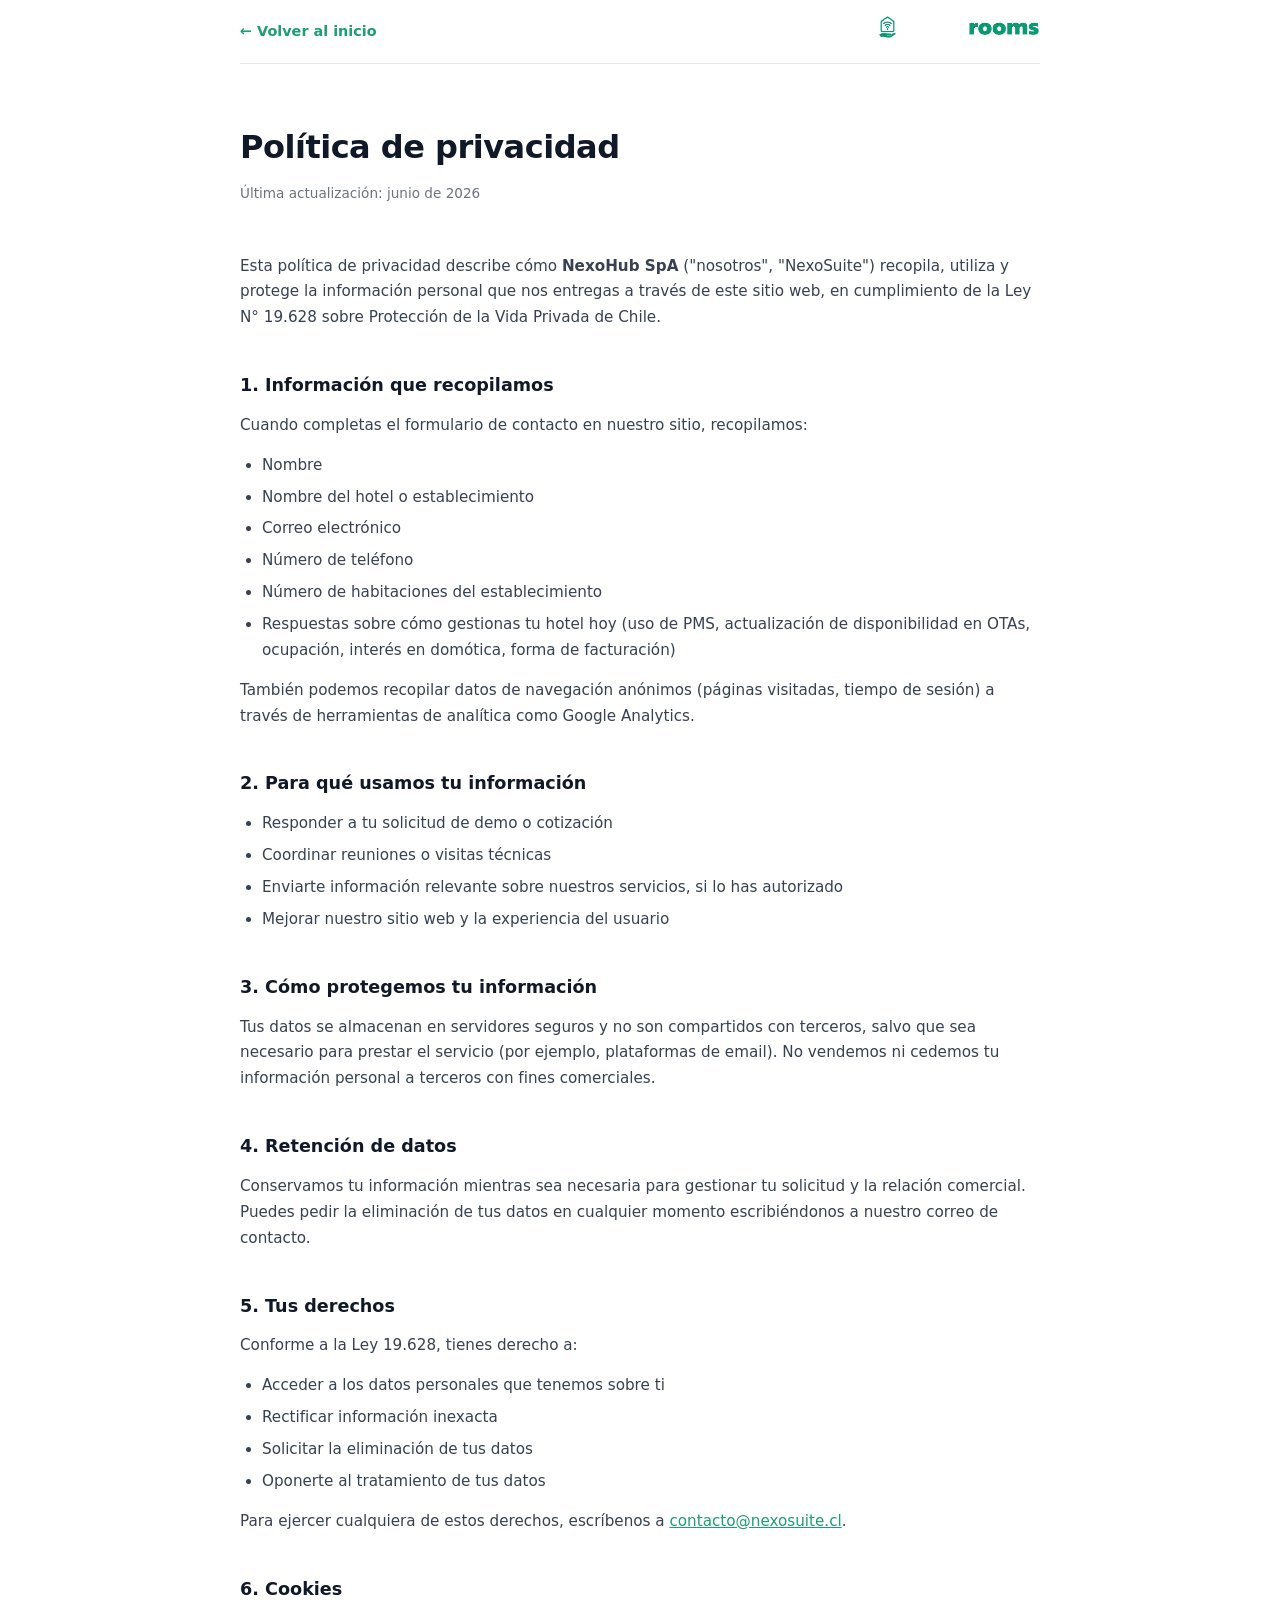
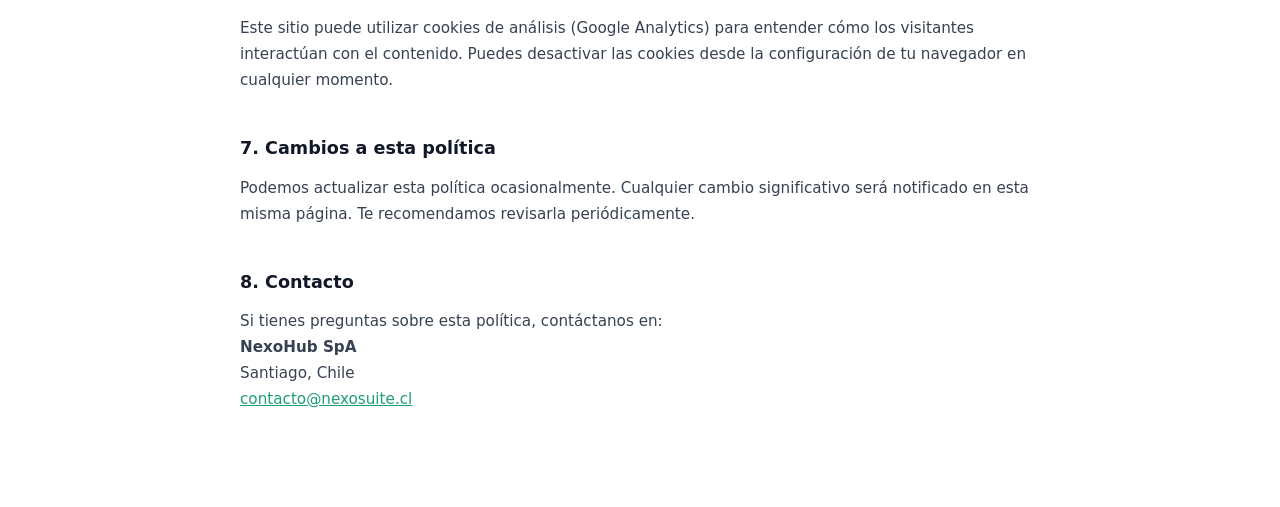
<file: politica-privacidad.html>
<!DOCTYPE html>
<html lang="es">
<head>
<meta charset="UTF-8">
<meta name="viewport" content="width=device-width, initial-scale=1.0">
<title>Política de privacidad — NexoSuite</title>
<link rel="icon" type="image/png" href="assets/favicon-nexosuite.png">
<style>
*,*::before,*::after{box-sizing:border-box;margin:0;padding:0}
:root{--teal:#1D9E75;--g50:#f9fafb;--g200:#e5e7eb;--g500:#6b7280;--g700:#374151;--g900:#111827;--font:system-ui,-apple-system,BlinkMacSystemFont,'Segoe UI',sans-serif}
body{font-family:var(--font);color:var(--g700);background:#fff;line-height:1.7;padding:0 24px 80px}
.nav{height:64px;display:flex;align-items:center;justify-content:space-between;max-width:800px;margin:0 auto;border-bottom:1px solid var(--g200)}
.nav a{text-decoration:none;color:var(--g900);font-weight:700;font-size:1rem}
.nav a:first-child{color:var(--teal);font-size:.9rem}
.doc{max-width:800px;margin:56px auto 0}
h1{font-size:2rem;font-weight:900;color:var(--g900);margin-bottom:8px;letter-spacing:-.5px}
.fecha{font-size:.85rem;color:var(--g500);margin-bottom:48px}
h2{font-size:1.1rem;font-weight:700;color:var(--g900);margin:40px 0 12px}
p{margin-bottom:14px;font-size:.95rem}
ul{padding-left:22px;margin-bottom:14px;font-size:.95rem}
ul li{margin-bottom:6px}
a{color:var(--teal)}
</style>
</head>
<body>
<nav class="nav">
  <a href="index.html">← Volver al inicio</a>
  <a href="index.html"><img src="assets/favicon-nexosuite.png" alt="NexoSuite" style="height:24px"></a>
</nav>

<div class="doc">
  <h1>Política de privacidad</h1>
  <p class="fecha">Última actualización: junio de 2026</p>

  <p>Esta política de privacidad describe cómo <strong>NexoHub SpA</strong> ("nosotros", "NexoSuite") recopila, utiliza y protege la información personal que nos entregas a través de este sitio web, en cumplimiento de la Ley N° 19.628 sobre Protección de la Vida Privada de Chile.</p>

  <h2>1. Información que recopilamos</h2>
  <p>Cuando completas el formulario de contacto en nuestro sitio, recopilamos:</p>
  <ul>
    <li>Nombre</li>
    <li>Nombre del hotel o establecimiento</li>
    <li>Correo electrónico</li>
    <li>Número de teléfono</li>
    <li>Número de habitaciones del establecimiento</li>
    <li>Respuestas sobre cómo gestionas tu hotel hoy (uso de PMS, actualización de disponibilidad en OTAs, ocupación, interés en domótica, forma de facturación)</li>
  </ul>
  <p>También podemos recopilar datos de navegación anónimos (páginas visitadas, tiempo de sesión) a través de herramientas de analítica como Google Analytics.</p>

  <h2>2. Para qué usamos tu información</h2>
  <ul>
    <li>Responder a tu solicitud de demo o cotización</li>
    <li>Coordinar reuniones o visitas técnicas</li>
    <li>Enviarte información relevante sobre nuestros servicios, si lo has autorizado</li>
    <li>Mejorar nuestro sitio web y la experiencia del usuario</li>
  </ul>

  <h2>3. Cómo protegemos tu información</h2>
  <p>Tus datos se almacenan en servidores seguros y no son compartidos con terceros, salvo que sea necesario para prestar el servicio (por ejemplo, plataformas de email). No vendemos ni cedemos tu información personal a terceros con fines comerciales.</p>

  <h2>4. Retención de datos</h2>
  <p>Conservamos tu información mientras sea necesaria para gestionar tu solicitud y la relación comercial. Puedes pedir la eliminación de tus datos en cualquier momento escribiéndonos a nuestro correo de contacto.</p>

  <h2>5. Tus derechos</h2>
  <p>Conforme a la Ley 19.628, tienes derecho a:</p>
  <ul>
    <li>Acceder a los datos personales que tenemos sobre ti</li>
    <li>Rectificar información inexacta</li>
    <li>Solicitar la eliminación de tus datos</li>
    <li>Oponerte al tratamiento de tus datos</li>
  </ul>
  <p>Para ejercer cualquiera de estos derechos, escríbenos a <a href="mailto:contacto@nexosuite.cl">contacto@nexosuite.cl</a>.</p>

  <h2>6. Cookies</h2>
  <p>Este sitio puede utilizar cookies de análisis (Google Analytics) para entender cómo los visitantes interactúan con el contenido. Puedes desactivar las cookies desde la configuración de tu navegador en cualquier momento.</p>

  <h2>7. Cambios a esta política</h2>
  <p>Podemos actualizar esta política ocasionalmente. Cualquier cambio significativo será notificado en esta misma página. Te recomendamos revisarla periódicamente.</p>

  <h2>8. Contacto</h2>
  <p>Si tienes preguntas sobre esta política, contáctanos en:<br>
  <strong>NexoHub SpA</strong><br>
  Santiago, Chile<br>
  <a href="mailto:contacto@nexosuite.cl">contacto@nexosuite.cl</a></p>
</div>
</body>
</html>
</file>
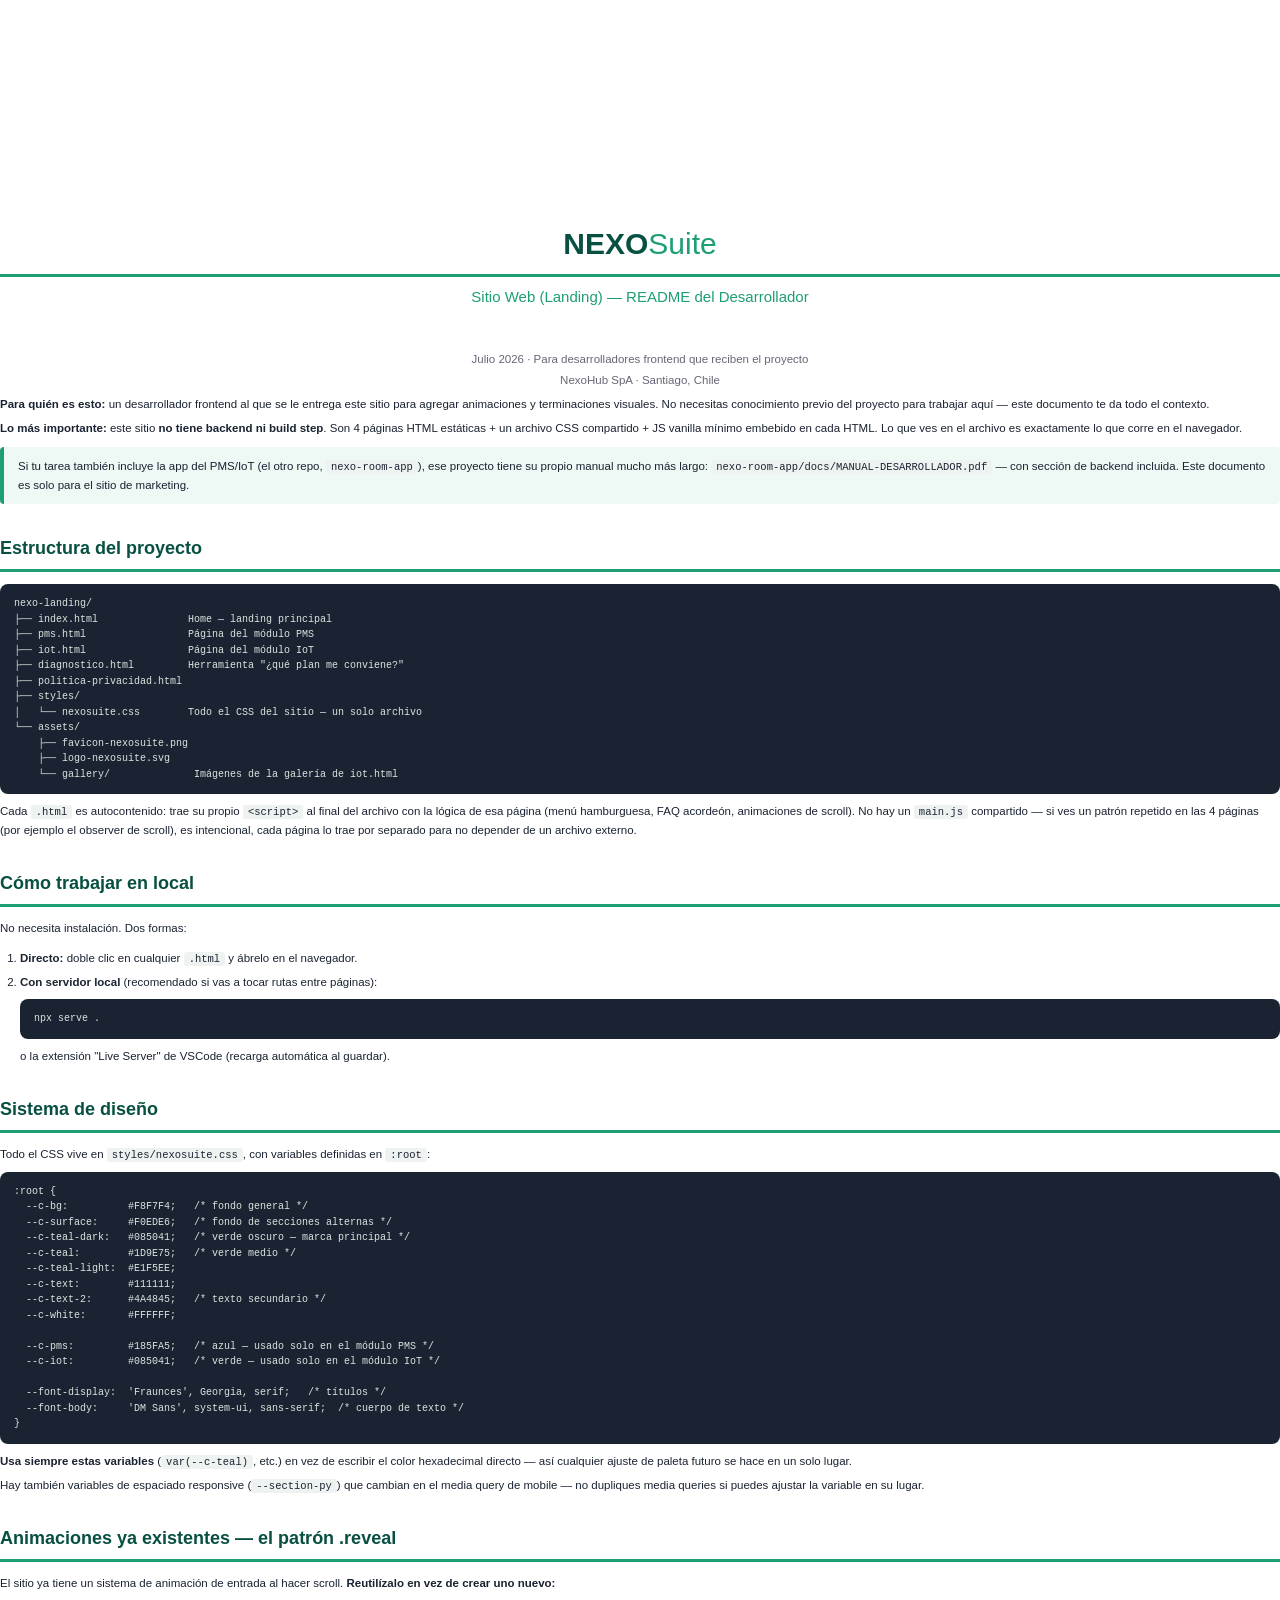
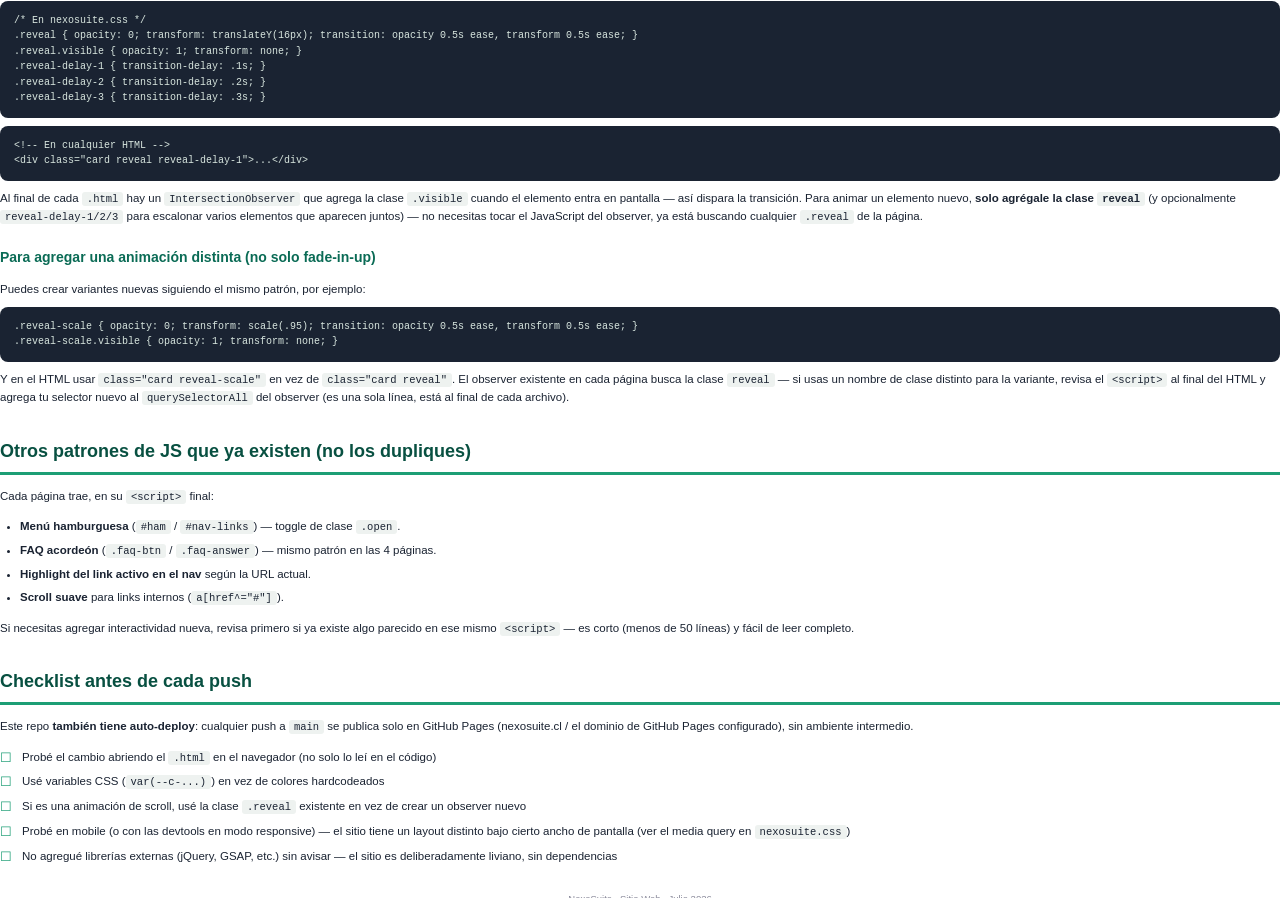
<file: README.html>
<!DOCTYPE html>
<html lang="es">
<head>
<meta charset="UTF-8">
<title>NexoSuite — Sitio Web (Landing)</title>
<style>
  @page { margin: 2cm 1.8cm; }
  * { box-sizing: border-box; }
  body { font-family: 'Segoe UI', Arial, sans-serif; color: #1a2332; font-size: 11.5px; line-height: 1.6; margin: 0; }

  .portada { text-align: center; padding-top: 220px; page-break-after: always; }
  .portada h1 { font-size: 30px; color: #085041; margin: 0; }
  .portada .sub { font-size: 15px; color: #1D9E75; margin-top: 8px; }
  .portada .meta { margin-top: 40px; color: #667; font-size: 11.5px; line-height: 1.8; }

  h1 { font-size: 18px; color: #085041; border-bottom: 3px solid #1D9E75; padding-bottom: 6px; margin-top: 30px; }
  h2 { font-size: 14px; color: #0a6b55; margin-top: 20px; }
  h3 { font-size: 12.5px; color: #1a2332; margin-top: 14px; }
  p, li { margin: 5px 0; }
  ol, ul { padding-left: 20px; }

  code { background: #eef2f0; padding: 1px 5px; border-radius: 3px; font-size: 10.5px; font-family: 'Consolas', monospace; }
  pre { background: #1a2332; color: #d8e6df; padding: 12px 14px; border-radius: 8px; font-size: 10px; overflow-x: auto; line-height: 1.55; margin: 8px 0; }
  pre code { background: none; padding: 0; color: inherit; font-size: 10px; }

  .quote { background: #eef8f4; border-left: 4px solid #1D9E75; padding: 10px 14px; border-radius: 4px; margin: 10px 0; }

  .checklist { list-style: none; padding-left: 0; }
  .checklist li { margin: 6px 0; padding-left: 22px; position: relative; }
  .checklist li::before { content: "☐"; position: absolute; left: 0; color: #1D9E75; font-size: 13px; }

  .footer-note { margin-top: 26px; text-align: center; color: #889; font-size: 9.5px; }
</style>
</head>
<body>

<div class="portada">
  <h1>NEXO<span style="font-weight:300;color:#1D9E75">Suite</span></h1>
  <div class="sub">Sitio Web (Landing) — README del Desarrollador</div>
  <div class="meta">Julio 2026 · Para desarrolladores frontend que reciben el proyecto<br>NexoHub SpA · Santiago, Chile</div>
</div>

<p><b>Para quién es esto:</b> un desarrollador frontend al que se le entrega este sitio para
agregar animaciones y terminaciones visuales. No necesitas conocimiento previo del proyecto
para trabajar aquí — este documento te da todo el contexto.</p>

<p><b>Lo más importante:</b> este sitio <b>no tiene backend ni build step</b>. Son 4 páginas
HTML estáticas + un archivo CSS compartido + JS vanilla mínimo embebido en cada HTML. Lo que
ves en el archivo es exactamente lo que corre en el navegador.</p>

<div class="quote">Si tu tarea también incluye la app del PMS/IoT (el otro repo,
<code>nexo-room-app</code>), ese proyecto tiene su propio manual mucho más largo:
<code>nexo-room-app/docs/MANUAL-DESARROLLADOR.pdf</code> — con sección de backend incluida.
Este documento es solo para el sitio de marketing.</div>

<h1>Estructura del proyecto</h1>
<pre><code>nexo-landing/
├── index.html               Home — landing principal
├── pms.html                 Página del módulo PMS
├── iot.html                 Página del módulo IoT
├── diagnostico.html         Herramienta "¿qué plan me conviene?"
├── politica-privacidad.html
├── styles/
│   └── nexosuite.css        Todo el CSS del sitio — un solo archivo
└── assets/
    ├── favicon-nexosuite.png
    ├── logo-nexosuite.svg
    └── gallery/              Imágenes de la galería de iot.html</code></pre>
<p>Cada <code>.html</code> es autocontenido: trae su propio <code>&lt;script&gt;</code> al
final del archivo con la lógica de esa página (menú hamburguesa, FAQ acordeón, animaciones de
scroll). No hay un <code>main.js</code> compartido — si ves un patrón repetido en las 4
páginas (por ejemplo el observer de scroll), es intencional, cada página lo trae por separado
para no depender de un archivo externo.</p>

<h1>Cómo trabajar en local</h1>
<p>No necesita instalación. Dos formas:</p>
<ol>
<li><b>Directo:</b> doble clic en cualquier <code>.html</code> y ábrelo en el navegador.</li>
<li><b>Con servidor local</b> (recomendado si vas a tocar rutas entre páginas):
<pre><code>npx serve .</code></pre>
o la extensión "Live Server" de VSCode (recarga automática al guardar).</li>
</ol>

<h1>Sistema de diseño</h1>
<p>Todo el CSS vive en <code>styles/nexosuite.css</code>, con variables definidas en <code>:root</code>:</p>
<pre><code>:root {
  --c-bg:          #F8F7F4;   /* fondo general */
  --c-surface:     #F0EDE6;   /* fondo de secciones alternas */
  --c-teal-dark:   #085041;   /* verde oscuro — marca principal */
  --c-teal:        #1D9E75;   /* verde medio */
  --c-teal-light:  #E1F5EE;
  --c-text:        #111111;
  --c-text-2:      #4A4845;   /* texto secundario */
  --c-white:       #FFFFFF;

  --c-pms:         #185FA5;   /* azul — usado solo en el módulo PMS */
  --c-iot:         #085041;   /* verde — usado solo en el módulo IoT */

  --font-display:  'Fraunces', Georgia, serif;   /* títulos */
  --font-body:     'DM Sans', system-ui, sans-serif;  /* cuerpo de texto */
}</code></pre>
<p><b>Usa siempre estas variables</b> (<code>var(--c-teal)</code>, etc.) en vez de escribir el
color hexadecimal directo — así cualquier ajuste de paleta futuro se hace en un solo lugar.</p>
<p>Hay también variables de espaciado responsive (<code>--section-py</code>) que cambian en
el media query de mobile — no dupliques media queries si puedes ajustar la variable en su
lugar.</p>

<h1>Animaciones ya existentes — el patrón .reveal</h1>
<p>El sitio ya tiene un sistema de animación de entrada al hacer scroll. <b>Reutilízalo en
vez de crear uno nuevo:</b></p>
<pre><code>/* En nexosuite.css */
.reveal { opacity: 0; transform: translateY(16px); transition: opacity 0.5s ease, transform 0.5s ease; }
.reveal.visible { opacity: 1; transform: none; }
.reveal-delay-1 { transition-delay: .1s; }
.reveal-delay-2 { transition-delay: .2s; }
.reveal-delay-3 { transition-delay: .3s; }</code></pre>
<pre><code>&lt;!-- En cualquier HTML --&gt;
&lt;div class="card reveal reveal-delay-1"&gt;...&lt;/div&gt;</code></pre>
<p>Al final de cada <code>.html</code> hay un <code>IntersectionObserver</code> que agrega la
clase <code>.visible</code> cuando el elemento entra en pantalla — así dispara la transición.
Para animar un elemento nuevo, <b>solo agrégale la clase <code>reveal</code></b> (y
opcionalmente <code>reveal-delay-1/2/3</code> para escalonar varios elementos que aparecen
juntos) — no necesitas tocar el JavaScript del observer, ya está buscando cualquier
<code>.reveal</code> de la página.</p>

<h2>Para agregar una animación distinta (no solo fade-in-up)</h2>
<p>Puedes crear variantes nuevas siguiendo el mismo patrón, por ejemplo:</p>
<pre><code>.reveal-scale { opacity: 0; transform: scale(.95); transition: opacity 0.5s ease, transform 0.5s ease; }
.reveal-scale.visible { opacity: 1; transform: none; }</code></pre>
<p>Y en el HTML usar <code>class="card reveal-scale"</code> en vez de
<code>class="card reveal"</code>. El observer existente en cada página busca la clase
<code>reveal</code> — si usas un nombre de clase distinto para la variante, revisa el
<code>&lt;script&gt;</code> al final del HTML y agrega tu selector nuevo al
<code>querySelectorAll</code> del observer (es una sola línea, está al final de cada archivo).</p>

<h1>Otros patrones de JS que ya existen (no los dupliques)</h1>
<p>Cada página trae, en su <code>&lt;script&gt;</code> final:</p>
<ul>
<li><b>Menú hamburguesa</b> (<code>#ham</code> / <code>#nav-links</code>) — toggle de clase
<code>.open</code>.</li>
<li><b>FAQ acordeón</b> (<code>.faq-btn</code> / <code>.faq-answer</code>) — mismo patrón en
las 4 páginas.</li>
<li><b>Highlight del link activo en el nav</b> según la URL actual.</li>
<li><b>Scroll suave</b> para links internos (<code>a[href^="#"]</code>).</li>
</ul>
<p>Si necesitas agregar interactividad nueva, revisa primero si ya existe algo parecido en
ese mismo <code>&lt;script&gt;</code> — es corto (menos de 50 líneas) y fácil de leer completo.</p>

<h1>Checklist antes de cada push</h1>
<p>Este repo <b>también tiene auto-deploy</b>: cualquier push a <code>main</code> se publica
solo en GitHub Pages (nexosuite.cl / el dominio de GitHub Pages configurado), sin ambiente
intermedio.</p>
<ul class="checklist">
<li>Probé el cambio abriendo el <code>.html</code> en el navegador (no solo lo leí en el código)</li>
<li>Usé variables CSS (<code>var(--c-...)</code>) en vez de colores hardcodeados</li>
<li>Si es una animación de scroll, usé la clase <code>.reveal</code> existente en vez de
crear un observer nuevo</li>
<li>Probé en mobile (o con las devtools en modo responsive) — el sitio tiene un layout
distinto bajo cierto ancho de pantalla (ver el media query en <code>nexosuite.css</code>)</li>
<li>No agregué librerías externas (jQuery, GSAP, etc.) sin avisar — el sitio es
deliberadamente liviano, sin dependencias</li>
</ul>

<div class="footer-note">NexoSuite · Sitio Web · Julio 2026</div>

</body>
</html>
</file>
<file: styles/nexosuite.css>
/* ─────────────────────────────────────────────────────────────────────────
   NexoSuite — sistema de diseño compartido (index.html, pms.html, iot.html)
   ───────────────────────────────────────────────────────────────────────── */

:root {
  /* Paleta NexoSuite */
  --c-bg:          #F8F7F4;
  --c-surface:     #F0EDE6;
  --c-surface-2:   #E8E4DB;
  --c-teal-dark:   #085041;
  --c-teal:        #1D9E75;
  --c-teal-light:  #E1F5EE;
  --c-teal-mid:    #9FE1CB;
  --c-text:        #111111;
  --c-text-2:      #4A4845;
  --c-text-3:      #8A8780;
  --c-white:       #FFFFFF;
  --c-amber:       #FAEEDA;
  --c-amber-dark:  #633806;

  --c-pms:         #185FA5;
  --c-pms-light:   #E6F1FB;

  --c-iot:         #085041;
  --c-iot-light:   #E1F5EE;

  --font-display:  'Fraunces', Georgia, serif;
  --font-body:     'DM Sans', system-ui, sans-serif;

  --text-xs:   0.75rem;
  --text-sm:   0.875rem;
  --text-base: 1rem;
  --text-lg:   1.125rem;
  --text-xl:   1.25rem;
  --text-2xl:  1.5rem;
  --text-3xl:  1.875rem;
  --text-4xl:  2.25rem;
  --text-5xl:  3rem;

  --max-w:     1100px;
  --nav-h:     64px;
  --radius:    8px;
  --radius-lg: 14px;

  --section-py: 96px;
  --section-py-sm: 64px;
}

/* ── RESET Y BASE ── */
*, *::before, *::after { box-sizing: border-box; margin: 0; padding: 0; }
html { scroll-behavior: smooth; font-size: 16px; }
body {
  font-family: var(--font-body);
  background: var(--c-bg);
  color: var(--c-text);
  line-height: 1.6;
  -webkit-font-smoothing: antialiased;
  padding-top: var(--nav-h);
}
img { display: block; max-width: 100%; }
a { color: inherit; text-decoration: none; }
ul { list-style: none; }
:focus-visible { outline: 2px solid var(--c-teal); outline-offset: 2px; }

/* ── NAVBAR ── */
.nav {
  position: fixed; top: 0; left: 0; right: 0; z-index: 100;
  height: var(--nav-h);
  background: var(--c-bg);
  border-bottom: 1px solid var(--c-surface-2);
  display: flex; align-items: center;
}
.nav-inner {
  max-width: var(--max-w);
  width: 100%; margin: 0 auto;
  padding: 0 24px;
  display: flex; align-items: center; gap: 40px;
}
.nav-logo { flex-shrink: 0; display: flex; align-items: center; }
.nav-logo svg { height: 24px; width: auto; display: block; }
.nav-links { display: flex; align-items: center; gap: 4px; }
.nav-link {
  font-size: var(--text-sm); font-weight: 500;
  color: var(--c-text-2);
  padding: 6px 12px; border-radius: 6px;
  transition: color 0.15s, background 0.15s;
  position: relative;
}
.nav-link:hover { color: var(--c-text); background: var(--c-surface); }
.nav-link.active {
  color: var(--c-teal-dark);
  font-weight: 600;
}
.nav-link.active::after {
  content: '';
  position: absolute; bottom: -1px; left: 12px; right: 12px;
  height: 2px; background: var(--c-teal);
  border-radius: 2px 2px 0 0;
}
.nav-cta {
  margin-left: auto;
  background: var(--c-teal-dark); color: var(--c-white);
  font-size: var(--text-sm); font-weight: 600;
  padding: 9px 20px; border-radius: var(--radius);
  transition: background 0.15s, transform 0.1s;
  cursor: pointer; border: none;
  white-space: nowrap;
}
.nav-cta:hover { background: var(--c-teal); }
.nav-cta:active { transform: scale(0.98); }

.nav-module-badge {
  font-size: 10px; font-weight: 700; letter-spacing: 0.5px;
  padding: 2px 6px; border-radius: 4px;
  vertical-align: middle; margin-left: 4px;
  text-transform: uppercase;
}
.badge-pms { background: var(--c-pms-light); color: var(--c-pms); }
.badge-iot { background: var(--c-iot-light); color: var(--c-iot); }

.nav-hamburger {
  display: none; margin-left: auto;
  background: none; border: none; cursor: pointer;
  padding: 8px; color: var(--c-text); font-size: 22px;
}

@media (max-width: 768px) {
  .nav-links {
    display: none;
  }
  .nav-hamburger { display: flex; }
  .nav-links.open {
    display: flex; flex-direction: column; gap: 2px;
    position: absolute; top: var(--nav-h); left: 0; right: 0;
    background: var(--c-bg); border-bottom: 1px solid var(--c-surface-2);
    padding: 16px 24px;
  }
  .nav-links.open .nav-cta { margin-left: 0; margin-top: 8px; text-align: center; }
}

/* ── CONTAINER Y LAYOUT ── */
.container { max-width: var(--max-w); margin: 0 auto; padding: 0 24px; }
.section { padding: var(--section-py) 0; }
.section-sm { padding: var(--section-py-sm) 0; }
.section-dark { background: var(--c-teal-dark); }
.section-surface { background: var(--c-surface); }

.grid-2 { display: grid; grid-template-columns: 1fr 1fr; gap: 32px; align-items: center; }
.grid-3 { display: grid; grid-template-columns: repeat(3, 1fr); gap: 24px; }
.grid-4 { display: grid; grid-template-columns: repeat(4, 1fr); gap: 20px; }

.text-center { text-align: center; }
.mx-auto { margin-left: auto; margin-right: auto; }

/* ── COMPONENTES DE TEXTO ── */
.eyebrow {
  display: inline-block;
  font-size: var(--text-xs); font-weight: 700; letter-spacing: 1px;
  text-transform: uppercase;
  color: var(--c-teal); margin-bottom: 12px;
}
.eyebrow-pms { color: var(--c-pms); }
.eyebrow.on-dark { color: var(--c-teal-mid); }

.hero-headline {
  font-family: var(--font-display);
  font-size: clamp(2.5rem, 5vw, 3.5rem);
  font-weight: 400;
  line-height: 1.1;
  color: var(--c-teal-dark);
  letter-spacing: -0.02em;
}
.hero-headline em {
  font-style: italic;
  color: var(--c-teal);
}
.hero-headline.on-dark { color: var(--c-white); }
.hero-headline.on-dark em { color: var(--c-teal-mid); }

.section-headline {
  font-size: var(--text-3xl); font-weight: 600;
  line-height: 1.2; color: var(--c-teal-dark);
  letter-spacing: -0.01em;
  margin-bottom: 14px;
}
.section-headline.on-dark { color: var(--c-white); }

.lead {
  font-size: var(--text-lg); color: var(--c-text-2);
  line-height: 1.65; max-width: 580px;
}
.lead.on-dark { color: var(--c-teal-mid); }
.lead.mx-auto { max-width: 620px; }

.section-head { margin-bottom: 48px; }

/* ── BOTONES ── */
.btn {
  display: inline-flex; align-items: center; gap: 8px;
  font-family: var(--font-body); font-size: var(--text-sm); font-weight: 600;
  padding: 11px 22px; border-radius: var(--radius);
  cursor: pointer; border: none; transition: all 0.15s;
  white-space: nowrap; text-decoration: none;
}
.btn-primary { background: var(--c-teal-dark); color: var(--c-white); }
.btn-primary:hover { background: var(--c-teal); }
.btn-secondary {
  background: transparent; color: var(--c-teal-dark);
  border: 1.5px solid var(--c-teal-dark);
}
.btn-secondary:hover { background: var(--c-teal-light); }
.btn-ghost {
  background: transparent; color: var(--c-text-2);
  border: 1.5px solid var(--c-surface-2);
}
.btn-ghost:hover { border-color: var(--c-text-2); color: var(--c-text); }
.btn-lg { padding: 14px 28px; font-size: var(--text-base); }
.btn-block { width: 100%; justify-content: center; }
.btn-group { display: flex; gap: 12px; flex-wrap: wrap; align-items: center; }

/* ── CARDS ── */
.card {
  background: var(--c-white);
  border: 1px solid var(--c-surface-2);
  border-radius: var(--radius-lg);
  padding: 24px;
  transition: box-shadow 0.2s, border-color 0.2s;
}
.card:hover {
  border-color: var(--c-teal-mid);
  box-shadow: 0 4px 20px rgba(8, 80, 65, 0.08);
}
.card-feature {
  background: var(--c-teal-light);
  border: none; border-radius: var(--radius-lg);
  padding: 24px;
}
.card-icon {
  width: 40px; height: 40px; border-radius: 10px;
  background: var(--c-teal-light);
  display: flex; align-items: center; justify-content: center;
  font-size: 20px; margin-bottom: 14px;
}
.card-icon.pms { background: var(--c-pms-light); }
.card-title { font-size: var(--text-base); font-weight: 600; margin-bottom: 6px; }
.card-body { font-size: var(--text-sm); color: var(--c-text-2); line-height: 1.6; }

/* ── TARJETAS DE MÓDULO (index — PMS / IoT) ── */
.module-card {
  border-radius: var(--radius-lg);
  padding: 32px;
  border: 1.5px solid;
  display: flex; flex-direction: column; gap: 16px;
}
.module-card.pms { background: var(--c-pms-light); border-color: var(--c-pms); }
.module-card.iot { background: var(--c-iot-light); border-color: var(--c-iot); }
.module-card-title { font-size: var(--text-2xl); font-weight: 700; color: var(--c-teal-dark); }
.module-card.pms .module-card-title { color: var(--c-pms); }
.module-card-features { display: flex; flex-direction: column; gap: 8px; margin: 4px 0 8px; }
.module-card-feature { display: flex; gap: 8px; align-items: flex-start; font-size: var(--text-sm); color: var(--c-text-2); }
.module-card-feature::before { content: '✓'; font-weight: 700; color: var(--c-teal); flex-shrink: 0; }
.module-card.pms .module-card-feature::before { color: var(--c-pms); }
.module-card-cta { font-weight: 700; color: var(--c-teal-dark); }
.module-card.pms .module-card-cta { color: var(--c-pms); }
.module-note {
  text-align: center; font-size: var(--text-sm); color: var(--c-text-2);
  margin-top: 24px; font-style: italic;
}

/* ── PLAN PRICING CARDS ── */
.plan-card {
  border: 1.5px solid var(--c-surface-2);
  border-radius: var(--radius-lg);
  padding: 28px 24px;
  background: var(--c-white);
  display: flex; flex-direction: column;
  position: relative;
}
.plan-card.featured {
  border-color: var(--c-teal);
  background: var(--c-teal-dark);
  color: var(--c-white);
  position: relative;
}
.plan-badge {
  position: absolute; top: -12px; left: 50%; transform: translateX(-50%);
  background: var(--c-teal); color: var(--c-white);
  font-size: var(--text-xs); font-weight: 700; letter-spacing: 0.5px;
  padding: 4px 14px; border-radius: 20px; text-transform: uppercase;
  white-space: nowrap;
}
.plan-name { font-size: var(--text-sm); font-weight: 700; text-transform: uppercase; letter-spacing: 0.5px; color: var(--c-text-3); margin-bottom: 8px; }
.plan-name.on-dark { color: var(--c-teal-mid); }
.plan-sub { font-size: var(--text-xs); color: var(--c-text-3); margin-bottom: 16px; }
.plan-sub.on-dark { color: rgba(255,255,255,.55); }
.plan-price { font-size: var(--text-4xl); font-weight: 700; line-height: 1; margin-bottom: 4px; }
.plan-price-unit { font-size: var(--text-sm); color: var(--c-text-2); margin-bottom: 20px; }
.plan-price-unit.on-dark { color: var(--c-teal-mid); }
.plan-divider { height: 1px; background: var(--c-surface-2); margin: 20px 0; }
.plan-divider.on-dark { background: rgba(255,255,255,0.15); }
.plan-feature {
  display: flex; gap: 10px; align-items: flex-start;
  font-size: var(--text-sm); margin-bottom: 10px;
}
.plan-check { color: var(--c-teal); flex-shrink: 0; font-weight: 700; }
.plan-check.on-dark { color: var(--c-teal-mid); }
.plan-disclaimer {
  background: var(--c-white); border: 1px solid var(--c-surface-2);
  border-radius: 10px; padding: 18px 22px; margin-top: 28px;
  font-size: var(--text-sm); color: var(--c-text-2); line-height: 1.8;
}
.plan-disclaimer strong { color: var(--c-text); }

/* ── MOCKUP DE UI (dashboard / app) ── */
.ui-mockup {
  background: var(--c-white);
  border: 1px solid var(--c-surface-2);
  border-radius: 14px;
  overflow: hidden;
  box-shadow: 0 8px 40px rgba(8, 80, 65, 0.12);
}
.ui-mockup-bar {
  background: var(--c-surface);
  padding: 10px 16px;
  display: flex; align-items: center; gap: 6px;
  border-bottom: 1px solid var(--c-surface-2);
}
.ui-dot { width: 10px; height: 10px; border-radius: 50%; }
.ui-dot-r { background: #FF5F57; }
.ui-dot-y { background: #FFBD2E; }
.ui-dot-g { background: #28C840; }
.ui-mockup-body { padding: 16px; }
.mock-disclaimer { font-size: var(--text-xs); color: var(--c-text-3); text-align: center; margin-top: 10px; font-style: italic; }


/* ── MOCKUP DASHBOARD (réplica del panel real de NexoSuite, hero de index.html) ── */
.mock-d2-topbar { background: linear-gradient(135deg,#102943,#1E4066); padding: 14px 18px; display: flex; align-items: center; justify-content: space-between; }
.mock-d2-hotel { color: var(--c-white); font-size: 13px; font-weight: 700; }
.mock-d2-status { color: var(--c-teal-mid); font-size: 10px; }
.mock-d2-kpis { display: grid; grid-template-columns: repeat(4, 1fr); gap: 8px; padding: 14px 18px 0; }
.mock-d2-kpi { background: linear-gradient(135deg,#102943,#1E4066); border-radius: 10px; padding: 10px 6px; text-align: center; }
.mock-d2-kpi b { display: block; color: var(--c-white); font-size: 18px; font-weight: 700; line-height: 1; }
.mock-d2-kpi span { display: block; color: rgba(255,255,255,.65); font-size: 8px; text-transform: uppercase; letter-spacing: .3px; margin-top: 4px; }
.mock-d2-section-title { font-size: 10px; font-weight: 700; color: var(--c-text-3); text-transform: uppercase; letter-spacing: .5px; padding: 16px 18px 8px; }
.mock-d2-rooms { display: grid; grid-template-columns: repeat(3, 1fr); gap: 8px; padding: 0 18px 18px; }
.mock-d2-room { background: var(--c-white); border: 1px solid var(--c-surface-2); border-radius: 10px; padding: 8px; }
.mock-d2-room.free { border-style: dashed; }
.mock-d2-room-num { font-size: 13px; font-weight: 700; color: var(--c-text); }
.mock-d2-room-tags { display: flex; gap: 3px; margin: 5px 0; flex-wrap: wrap; }
.mock-d2-room-tags span { font-size: 8px; background: var(--c-surface); color: var(--c-text-3); padding: 1px 5px; border-radius: 6px; white-space: nowrap; }
.mock-d2-room-guest { font-size: 10px; color: var(--c-text); font-weight: 600; }
.mock-d2-room-qr { font-size: 9px; color: var(--c-teal); margin-top: 4px; }
.mock-d2-room-empty { font-size: 10px; color: var(--c-text-3); margin-top: 6px; }

/* Mockup — calendario PMS (pms.html hero) */
/* ── MOCKUP CALENDARIO (réplica del calendario real de NexoSuite, hero de pms.html) ── */
.mock-cal2-toolbar { background: linear-gradient(135deg,#102943,#1E4066); padding: 12px 18px; display: flex; align-items: center; justify-content: space-between; }
.mock-cal2-nav { color: rgba(255,255,255,.6); font-size: 13px; cursor: default; }
.mock-cal2-title { color: var(--c-white); font-size: 12px; font-weight: 700; }
.mock-cal2-legend { display: flex; gap: 10px; flex-wrap: wrap; font-size: 9px; color: var(--c-text-3); padding: 10px 18px 0; }
.mock-cal2-legend span { display: inline-flex; align-items: center; gap: 4px; }
.mock-cal2-legend i { width: 7px; height: 7px; border-radius: 2px; display: inline-block; }
.mock-cal2-grid { display: grid; grid-template-columns: 56px repeat(7, 1fr); gap: 2px; padding: 10px 18px 18px; }
.mock-cal2-corner { font-size: 9px; color: var(--c-text-3); font-weight: 700; text-transform: uppercase; align-self: end; padding-bottom: 4px; }
.mock-cal2-dcol { font-size: 9px; color: var(--c-text-3); text-align: center; font-weight: 600; padding-bottom: 4px; align-self: end; }
.mock-cal2-room { font-size: 10px; color: var(--c-text); font-weight: 600; display: flex; align-items: center; }
.mock-cal2-cell { background: var(--c-surface); border-radius: 3px; min-height: 20px; }
.mock-cal2-bar { border-radius: 3px; min-height: 20px; font-size: 8px; color: var(--c-white); display: flex; align-items: center; padding-left: 5px; overflow: hidden; white-space: nowrap; }
.mock-cal2-bar.confirmed { background: #009D71; }
.mock-cal2-bar.checkedin { background: #2563eb; }
.mock-cal2-bar.checkout { background: #8A8FA0; }
.mock-cal2-bar.pending { background: #F0A030; color: #1A1D24; }

/* Mockup — celular IoT (iot.html hero) */
.phone-wrap { display: flex; flex-direction: column; align-items: center; }
.phone {
  width: 240px; height: 480px; background: #16213e; border-radius: 40px;
  padding: 10px; box-shadow: 0 0 0 2px #2a2a4a, 0 40px 90px rgba(8,80,65,.2);
  position: relative;
}
.phone-notch { position: absolute; top: 13px; left: 50%; transform: translateX(-50%); width: 52px; height: 5px; background: #0d0d1a; border-radius: 5px; z-index: 2; }
.phone-screen { width: 100%; height: 100%; background: var(--c-surface); border-radius: 32px; overflow: hidden; display: flex; flex-direction: column; }
.phone-bar { background: #0d1117; color: rgba(255,255,255,.7); font-size: 9px; padding: 9px 16px 5px; display: flex; justify-content: space-between; }
.phone-head { background: linear-gradient(140deg, var(--c-teal-dark), #0a3329); color: var(--c-white); padding: 16px 14px 18px; }
.phone-head-tag { font-size: 9px; opacity: .6; letter-spacing: 1px; text-transform: uppercase; }
.phone-head-room { font-size: 1.05rem; font-weight: 800; margin: 3px 0 1px; }
.phone-head-sub { font-size: 9px; opacity: .6; }
.phone-chip { display: inline-flex; align-items: center; gap: 4px; background: rgba(159,225,203,.2); border: 1px solid rgba(159,225,203,.4); color: var(--c-teal-mid); font-size: 9px; padding: 3px 9px; border-radius: 100px; margin-top: 9px; }
.phone-controls { padding: 10px 9px; display: grid; grid-template-columns: 1fr 1fr; gap: 8px; flex: 1; }
.phone-cc { background: var(--c-white); border-radius: 12px; padding: 11px 9px; display: flex; flex-direction: column; gap: 5px; box-shadow: 0 2px 8px rgba(0,0,0,.06); }
.phone-cc.on { background: linear-gradient(135deg, var(--c-teal), var(--c-teal-dark)); color: var(--c-white); }
.phone-cc-ico { font-size: 1.1rem; }
.phone-cc-lbl { font-size: 9px; font-weight: 600; color: var(--c-text-3); }
.phone-cc.on .phone-cc-lbl { color: rgba(255,255,255,.75); }
.phone-cc-val { font-size: 10px; font-weight: 700; color: var(--c-text); }
.phone-cc.on .phone-cc-val { color: var(--c-white); }
.phone-toggle { width: 24px; height: 14px; border-radius: 8px; position: relative; margin-top: auto; flex-shrink: 0; }
.phone-toggle.on { background: rgba(255,255,255,.3); }
.phone-toggle.on::after { content: ''; position: absolute; right: 2px; top: 1.5px; width: 11px; height: 11px; border-radius: 50%; background: var(--c-white); }
.phone-toggle.off { background: var(--c-surface-2); }
.phone-toggle.off::after { content: ''; position: absolute; left: 2px; top: 1.5px; width: 11px; height: 11px; border-radius: 50%; background: var(--c-text-3); }
.phone-foot { padding: 8px 12px; background: var(--c-white); border-top: 1px solid var(--c-surface-2); text-align: center; font-size: 8px; color: var(--c-text-3); }

/* ── TRUST INDICATORS ── */
.trust-bar { display: flex; gap: 32px; flex-wrap: wrap; align-items: center; margin-bottom: 28px; }
.trust-item { display: flex; align-items: center; gap: 8px; font-size: var(--text-sm); color: var(--c-text-2); }
.trust-dot { width: 6px; height: 6px; border-radius: 50%; background: var(--c-teal); flex-shrink: 0; }

/* ── PASOS / PROCESO (cómo funciona) ── */
.steps-grid { display: grid; grid-template-columns: repeat(3, 1fr); gap: 32px; margin-top: 16px; position: relative; }
.steps-grid::before {
  content: ''; position: absolute; top: 36px; left: calc(16.67% + 16px); right: calc(16.67% + 16px);
  height: 2px; background: linear-gradient(90deg, var(--c-teal), rgba(29,158,117,.15)); z-index: 0;
}
.step { text-align: center; position: relative; z-index: 1; }
.step-icon {
  width: 72px; height: 72px; border-radius: 50%; background: var(--c-white);
  border: 2px solid var(--c-surface-2); display: flex; align-items: center; justify-content: center;
  margin: 0 auto 18px; font-size: 1.6rem; transition: all .25s; box-shadow: 0 2px 12px rgba(8,80,65,.06);
}
.step:hover .step-icon { border-color: var(--c-teal); box-shadow: 0 0 0 6px var(--c-teal-light); }
.step h3 { font-size: var(--text-base); font-weight: 700; color: var(--c-text); margin-bottom: 8px; }
.step p { font-size: var(--text-sm); color: var(--c-text-2); line-height: 1.65; }

/* ── GALERÍA ── */
.gallery-context { font-size: var(--text-sm); color: var(--c-text-3); margin-top: 8px; font-style: italic; }
.gallery-grid { display: grid; grid-template-columns: repeat(3, 1fr); gap: 16px; margin-top: 16px; }
.gal-item { position: relative; border-radius: var(--radius); overflow: hidden; cursor: pointer; }
.gal-item::before { content: ''; display: block; padding-top: 75%; }
.gal-inner { position: absolute; inset: 0; transition: transform .35s ease; }
.gal-item:hover .gal-inner { transform: scale(1.04); }
.gal-inner img { width: 100%; height: 100%; object-fit: cover; }
.gal-overlay { position: absolute; inset: 0; background: rgba(8,80,65,0); transition: background .3s; z-index: 1; pointer-events: none; }
.gal-item:hover .gal-overlay { background: rgba(8,80,65,.22); }
.gal-label { position: absolute; bottom: 0; left: 0; right: 0; padding: 12px 14px; color: rgba(255,255,255,.92); font-size: var(--text-xs); font-weight: 600; z-index: 2; background: linear-gradient(to top, rgba(0,0,0,.55) 0%, transparent 100%); }

/* ── FAQ ACCORDION ── */
.faq-cat-title { font-size: var(--text-xs); font-weight: 700; text-transform: uppercase; letter-spacing: 1px; color: var(--c-teal); margin-bottom: 4px; }
.faq-item { border-bottom: 1px solid var(--c-surface-2); }
.faq-btn {
  width: 100%; background: none; border: none; cursor: pointer;
  display: flex; justify-content: space-between; align-items: center;
  padding: 18px 0; font-family: var(--font-body);
  font-size: var(--text-base); font-weight: 500;
  color: var(--c-text); text-align: left; gap: 16px;
}
.faq-icon { font-size: 20px; color: var(--c-teal); flex-shrink: 0; transition: transform 0.2s; line-height: 1; }
.faq-btn[aria-expanded="true"] .faq-icon { transform: rotate(45deg); }
.faq-answer { padding: 0 0 18px; font-size: var(--text-sm); color: var(--c-text-2); line-height: 1.7; }

/* ── COMPARATIVA (por qué NexoSuite / vs alternativas) ── */
.diff-grid { display: grid; grid-template-columns: repeat(4, 1fr); gap: 20px; }
.diff-item { text-align: center; }
.diff-icon { width: 56px; height: 56px; border-radius: 14px; background: rgba(255,255,255,.08); display: flex; align-items: center; justify-content: center; margin: 0 auto 16px; font-size: 1.5rem; }
.diff-item h3 { font-size: var(--text-base); font-weight: 700; color: var(--c-white); margin-bottom: 8px; }
.diff-item p { font-size: var(--text-sm); color: rgba(255,255,255,.65); line-height: 1.6; }

/* ── PASOS DE FLUJO (demo SII en pms.html) ── */
.flow-steps { display: grid; grid-template-columns: repeat(3, 1fr); gap: 20px; margin-top: 32px; }
.flow-step { background: var(--c-white); border: 1px solid var(--c-surface-2); border-radius: var(--radius-lg); padding: 22px; text-align: center; position: relative; }
.flow-step-num { width: 28px; height: 28px; border-radius: 50%; background: var(--c-pms); color: var(--c-white); font-size: var(--text-sm); font-weight: 700; display: flex; align-items: center; justify-content: center; margin: 0 auto 12px; }
.flow-step h4 { font-size: var(--text-sm); font-weight: 700; color: var(--c-text); margin-bottom: 6px; }
.flow-step p { font-size: var(--text-xs); color: var(--c-text-2); line-height: 1.5; }
.flow-arrow { display: none; }
@media (min-width: 769px) {
  .flow-steps { position: relative; }
}

/* ── FORMULARIO DE CONTACTO ── */
.contact-grid { display: grid; grid-template-columns: 1fr 1fr; gap: 56px; align-items: start; }
.contact-perks { display: flex; flex-direction: column; gap: 12px; margin-top: 24px; }
.contact-perk { display: flex; align-items: flex-start; gap: 10px; font-size: var(--text-sm); color: var(--c-text-2); }
.contact-perk::before { content: '✓'; font-weight: 700; color: var(--c-teal); flex-shrink: 0; }
.form-box {
  background: var(--c-white); border: 1px solid var(--c-surface-2);
  border-radius: var(--radius-lg); padding: 32px;
  box-shadow: 0 8px 40px rgba(8,80,65,.06);
}
.form-field { display: flex; flex-direction: column; gap: 6px; margin-bottom: 16px; }
.form-field label { font-size: var(--text-xs); font-weight: 600; color: var(--c-text-2); }
.form-field input, .form-field select {
  padding: 11px 14px; border-radius: var(--radius); border: 1px solid var(--c-surface-2);
  background: var(--c-bg); color: var(--c-text); font-size: var(--text-sm); font-family: var(--font-body);
  outline: none; transition: border-color .15s;
}
.form-field input:focus, .form-field select:focus { border-color: var(--c-teal); }
.form-field input::placeholder { color: var(--c-text-3); }
.form-ok { display: none; text-align: center; padding: 32px 16px; }
.form-ok-icon { font-size: 2.6rem; margin-bottom: 14px; }
.form-ok h3 { font-size: var(--text-xl); font-weight: 700; color: var(--c-teal-dark); margin-bottom: 8px; }
.form-ok p { font-size: var(--text-sm); color: var(--c-text-2); line-height: 1.6; }

/* ── FORMULARIO DE DIAGNÓSTICO (index.html#contacto, diagnostico.html) ── */
.diag-form-meta { font-size: var(--text-xs); color: var(--c-text-3); margin-bottom: 20px; }
.diag-result-plan { background: var(--c-teal-light); border-radius: var(--radius-lg); padding: 18px 20px; margin: 16px 0; text-align: left; }
.diag-result-plan b { display: block; font-size: var(--text-lg); color: var(--c-teal-dark); margin-bottom: 4px; }
.diag-result-extra { display: flex; gap: 10px; align-items: flex-start; font-size: var(--text-sm); color: var(--c-text-2); text-align: left; margin-bottom: 12px; line-height: 1.55; }
.diag-result-extra::before { content: '→'; color: var(--c-teal); font-weight: 700; flex-shrink: 0; }
.diag-result-disclaimer { font-size: var(--text-xs); color: var(--c-text-3); margin-top: 18px; font-style: italic; }

/* ── FOOTER ── */
.footer { background: var(--c-teal-dark); color: var(--c-white); padding: 56px 0 32px; }
.footer-grid { display: grid; grid-template-columns: 2fr 1fr 1fr; gap: 48px; margin-bottom: 48px; }
.footer-brand-logo svg text:first-child { fill: var(--c-white) !important; }
.footer-brand-logo svg text:last-child { fill: var(--c-teal-mid) !important; }
.footer-brand { font-size: var(--text-sm); color: var(--c-teal-mid); line-height: 1.7; margin-top: 12px; max-width: 320px; }
.footer-col-title { font-size: var(--text-xs); font-weight: 700; letter-spacing: 1px; text-transform: uppercase; color: var(--c-teal-mid); margin-bottom: 16px; }
.footer-link { display: block; font-size: var(--text-sm); color: rgba(255,255,255,0.65); margin-bottom: 8px; transition: color 0.15s; }
.footer-link:hover { color: var(--c-white); }
.footer-bottom { border-top: 1px solid rgba(255,255,255,0.1); padding-top: 24px; display: flex; justify-content: space-between; align-items: center; flex-wrap: wrap; gap: 12px; font-size: var(--text-xs); color: rgba(255,255,255,0.4); }
.footer-bottom a { color: rgba(255,255,255,.4); }
.footer-bottom a:hover { color: var(--c-white); }

/* ── WHATSAPP FAB ── */
.wa-fab {
  position: fixed; bottom: 24px; right: 20px; z-index: 9999;
  background: #25D366; color: var(--c-white); border-radius: 100px;
  padding: 12px 18px 12px 14px; display: flex; align-items: center; gap: 8px;
  text-decoration: none; box-shadow: 0 4px 16px rgba(37,211,102,.4);
  transition: transform .2s, box-shadow .2s; font-weight: 600; font-size: var(--text-sm);
}
.wa-fab:hover { transform: translateY(-2px); box-shadow: 0 8px 24px rgba(37,211,102,.5); }
.wa-fab svg { flex-shrink: 0; }
.wa-fab-label { display: none; }
@media (min-width: 768px) { .wa-fab-label { display: inline; } }

/* ── SCROLL REVEAL ── */
.reveal { opacity: 0; transform: translateY(16px); transition: opacity 0.5s ease, transform 0.5s ease; }
.reveal.visible { opacity: 1; transform: none; }
.reveal-delay-1 { transition-delay: .1s; }
.reveal-delay-2 { transition-delay: .2s; }
.reveal-delay-3 { transition-delay: .3s; }

/* ── RESPONSIVE ── */
@media (max-width: 768px) {
  :root { --section-py: 64px; --section-py-sm: 48px; }
  .grid-2, .grid-3, .grid-4, .diff-grid, .flow-steps { grid-template-columns: 1fr; }
  .footer-grid { grid-template-columns: 1fr; gap: 32px; }
  .hero-headline { font-size: 2.2rem; }
  .steps-grid::before { display: none; }
  .gallery-grid { grid-template-columns: repeat(2, 1fr); }
  .contact-grid { grid-template-columns: 1fr; gap: 32px; }
  .phone { width: 210px; height: 420px; }
}
@media (max-width: 480px) {
  .grid-4 { grid-template-columns: 1fr 1fr; }
  .trust-bar { gap: 16px; flex-direction: column; align-items: flex-start; }
  .btn-group { flex-direction: column; align-items: flex-start; }
  .gallery-grid { grid-template-columns: 1fr; }
  .phone-wrap { display: none; }
  .mock-d2-kpis { grid-template-columns: repeat(2, 1fr); }
  .mock-d2-rooms { grid-template-columns: 1fr 1fr; }
}
</file>
<file: app-huesped/style.css>
/* ─────────────────────────────────────────────────────────────────────────── */
/* smartrooms — Guest Room App · Mobile-first light/minimal theme              */
/* ─────────────────────────────────────────────────────────────────────────── */

@import url("./theme.css");

*,*::before,*::after { box-sizing:border-box; margin:0; padding:0; }
/* touch-action: solo scroll — desactiva pellizco y doble-tap para hacer zoom.
   Los sliders declaran su propio touch-action, así que no se ven afectados. */
html { font-size:16px; -webkit-text-size-adjust:100%; touch-action: pan-x pan-y; }
body {
  font-family: var(--font);
  background:  var(--bg);
  color:       var(--text);
  min-height:  100dvh;
  overflow-x:  hidden;
  -webkit-font-smoothing: antialiased;
  touch-action: pan-x pan-y;
}

/* iOS hace zoom automático al enfocar un campo con font-size < 16px y luego
   deja la app descuadrada. En pantallas táctiles subimos los campos a 16px. */
@media (pointer: coarse) {
  .scene-name-input,
  .report-other-textarea,
  .room-switcher { font-size: 16px; }
}

/* ── LOADING ──────────────────────────────────────────────────────────────── */
#loading-screen {
  position: fixed; inset: 0;
  background: var(--bg);
  display: flex; flex-direction: column;
  align-items: center; justify-content: center;
  gap: 20px; z-index: 100;
}
.loader-ring {
  width: 44px; height: 44px;
  border: 3px solid var(--border);
  border-top-color: var(--teal);
  border-radius: 50%;
  animation: spin .8s linear infinite;
}
@keyframes spin { to { transform: rotate(360deg); } }
.loader-text { font-size: 14px; color: var(--text2); }

/* ── ERROR ────────────────────────────────────────────────────────────────── */
#error-screen {
  position: fixed; inset: 0;
  background: var(--bg);
  display: flex; flex-direction: column;
  align-items: center; justify-content: center;
  gap: 16px; padding: 32px; text-align: center;
}
#error-screen .err-icon  { opacity: .7; display: flex; align-items: center; justify-content: center; }
#error-screen .err-icon svg { width: 56px; height: 56px; }
#error-screen .err-title { font-size: 20px; font-weight: 700; }
#error-screen .err-sub   { font-size: 14px; color: var(--text2); line-height: 1.6; max-width: 280px; }

/* ── APP LAYOUT ───────────────────────────────────────────────────────────── */
#app {
  max-width: 520px;
  margin: 0 auto;
  padding: 0 0 40px;
  min-height: 100dvh;
  background: var(--bg);
}
#app.hidden { display: none; }
.view { padding-top: 18px; }

/* ── HEADER ───────────────────────────────────────────────────────────────── */
.app-header {
  position: sticky; top: 0; z-index: 10;
  background: var(--header-grad);
  color: #fff;
  border-radius: 0 0 22px 22px;
  padding: 16px 20px 18px;
  box-shadow: 0 6px 20px rgba(16,40,70,.18);
}
.header-top {
  display: flex; align-items: center; justify-content: space-between;
  margin-bottom: 6px;
}
.header-left { display: flex; align-items: center; gap: 10px; }
.hamburger-btn {
  background: none; border: none; color: #fff;
  font-size: 20px; line-height: 1; cursor: pointer; padding: 2px;
  -webkit-tap-highlight-color: transparent;
}
.hotel-name {
  font-size: 11px; font-weight: 700; text-transform: uppercase;
  letter-spacing: 1.5px; color: #8FCBFF;
}
.header-right { display: flex; align-items: center; gap: 12px; }
.checkout-btn {
  font-size: 11px; color: rgba(255,255,255,.65); background: none; border: none;
  cursor: pointer; font-family: var(--font);
  display: flex; align-items: center; gap: 4px;
  padding: 4px 0; transition: color .15s;
}
.checkout-btn:hover { color: #fff; }
.theme-toggle-btn {
  background: none; border: none; color: #fff;
  font-size: 18px; line-height: 1; cursor: pointer; padding: 2px;
  -webkit-tap-highlight-color: transparent;
}
.hdr-icon-btn {
  background: rgba(255,255,255,.12); border: none; color: #fff;
  font-size: 16px; line-height: 1; cursor: pointer; padding: 5px 7px;
  border-radius: 8px; -webkit-tap-highlight-color: transparent;
  transition: background .15s;
  box-shadow: 0 1px 3px rgba(16,24,40,.15);
}
.hdr-icon-btn:hover { background: rgba(255,255,255,.22); }
.hamburger-btn, .hdr-icon-btn, .theme-toggle-btn { display: inline-flex; align-items: center; }
.hamburger-btn svg, .hdr-icon-btn svg, .theme-toggle-btn svg, .checkout-btn svg, .clock-ico svg { display: block; }
.room-name  { font-size: 22px; font-weight: 800; letter-spacing: -.5px; color: #fff; }
.room-switcher {
  margin-top: 6px; font: inherit; font-size: 15px; font-weight: 600;
  padding: 7px 12px; border-radius: 10px; cursor: pointer;
  background: rgba(255,255,255,.15); color: #fff; border: 1px solid rgba(255,255,255,.35);
}
.room-switcher option { color: #111; }
.guest-name { font-size: 13px; color: rgba(255,255,255,.65); margin-top: 1px; }
.checkout-info {
  font-size: 11px; color: rgba(255,255,255,.65); margin-top: 3px;
  display: flex; align-items: center; gap: 4px;
}
.checkout-info.soon   { color: #FFD9A0; }
.checkout-info.urgent { color: #FFB3B3; }
/* ── RELOJ EN TIEMPO REAL ─────────────────────────────────────────────────── */
.clock-row {
  display: flex;
  align-items: center;
  gap: 10px;
  margin-top: 12px;
  padding: 9px 14px;
  background: rgba(255,255,255,.10);
  border: none;
  border-radius: 999px;
}
.clock-ico { font-size: 15px; flex-shrink: 0; }
#live-clock {
  font-size: 20px;
  font-weight: 700;
  font-variant-numeric: tabular-nums;
  letter-spacing: 1.5px;
  color: #fff;
  flex-shrink: 0;
}
.countdown {
  font-size: 11px;
  font-weight: 700;
  padding: 3px 9px;
  border-radius: 6px;
  margin-left: auto;
  white-space: nowrap;
  transition: background .4s, color .4s;
}
.countdown.ok      { background: rgba(255,255,255,.18); color: #fff; }
.countdown.soon    { background: rgba(240,160,48,.28);  color: #FFE3B0; }
.countdown.urgent  { background: rgba(255,255,255,.22); color: #FFB3B3; animation: blink-badge 1s infinite; }
.countdown.expired { background: #fff;                  color: var(--alert); animation: blink-badge 1s infinite; }

/* ── INDICADOR DE CONEXIÓN ────────────────────────────────────────────────── */
.conn-status {
  display: flex; align-items: center; gap: 5px; flex-shrink: 0;
  font-size: 11px; color: rgba(255,255,255,.7);
}
.conn-dot {
  width: 7px; height: 7px; border-radius: 50%;
  background: #4ADE80; flex-shrink: 0;
}
.conn-status.offline { color: #FFB3B3; }
.conn-status.offline .conn-dot {
  background: var(--alert); animation: blink-badge 1s infinite;
}
@keyframes blink-badge { 0%,100%{opacity:1} 50%{opacity:.55} }

.door-status {
  display: none; font-size: 11px; color: #FFD9A0;
  margin-top: 8px; align-items: center; gap: 4px;
}
.door-status svg { flex-shrink: 0; display: block; }

/* ── DEMO BANNER ──────────────────────────────────────────────────────────── */
.demo-banner {
  display: none;
  align-items: center; justify-content: center; gap: 6px;
  background: var(--purple-l, rgba(83,74,183,.10));
  border-bottom: 1px solid rgba(83,74,183,.2);
  padding: 8px 20px;
  font-size: 11px; color: #534AB7; text-align: center;
}
.demo-banner svg { flex-shrink: 0; }

/* ── SIDEBAR (menú lateral) ───────────────────────────────────────────────── */
.sidebar-backdrop {
  position: fixed; inset: 0; background: rgba(16,24,40,.45);
  z-index: 90; opacity: 0; pointer-events: none;
  transition: opacity .25s;
}
.sidebar-backdrop.open { opacity: 1; pointer-events: all; }

.sidebar {
  position: fixed; top: 0; bottom: 0; left: 0;
  width: 260px; max-width: 80vw;
  background: var(--card);
  border-right: 1px solid var(--border);
  box-shadow: 8px 0 30px rgba(16,24,40,.08);
  z-index: 95;
  display: flex; flex-direction: column;
  padding: 18px 0;
  transform: translateX(-100%);
  transition: transform .25s ease;
}
.sidebar.open { transform: translateX(0); }

.sidebar-brand {
  display: flex; align-items: center; gap: 12px;
  padding: 0 20px 18px; margin-bottom: 10px;
  border-bottom: 1px solid var(--border);
}
.sidebar-logo {
  width: 38px; height: 38px; border-radius: 10px; flex-shrink: 0;
  background: var(--teal-l); color: var(--teal);
  display: flex; align-items: center; justify-content: center;
  font-weight: 800; font-size: 17px;
}
.sidebar-hotel {
  font-size: 10px; font-weight: 700; text-transform: uppercase;
  letter-spacing: 1px; color: var(--teal); margin-bottom: 2px;
}
.sidebar-room { font-size: 14px; font-weight: 700; color: var(--text); }

.sidebar-nav { display: flex; flex-direction: column; gap: 2px; padding: 0 10px; }
.nav-item {
  display: flex; align-items: center; gap: 12px;
  padding: 11px 12px; border-radius: var(--rsm);
  background: none; border: none; color: var(--text2);
  font-size: 14px; font-weight: 600; font-family: var(--font);
  text-align: left; cursor: pointer; width: 100%;
  transition: all .15s; -webkit-tap-highlight-color: transparent;
}
.nav-item .nav-ico { width: 22px; height: 18px; display: inline-flex; align-items: center; justify-content: center; flex-shrink: 0; }
.nav-item .nav-ico svg { display: block; width: 18px; height: 18px; }
.nav-item:hover  { background: rgba(16,24,40,.04); color: var(--text); }
.nav-item.active { background: var(--teal-l); color: var(--teal); box-shadow: var(--shadow); }

/* ── SCENES (vista Escenas) ───────────────────────────────────────────────── */
.scenes-grid {
  display: grid; grid-template-columns: 1fr 1fr;
  gap: 10px; padding: 0 12px;
}
.scene-card {
  position: relative;
  display: flex; flex-direction: column; align-items: flex-start;
  gap: 6px; text-align: left;
  padding: 16px 14px; border-radius: var(--r);
  background: linear-gradient(135deg, var(--teal), var(--teal-d));
  border: none;
  box-shadow: 0 3px 12px rgba(0,157,113,.20);
  cursor: pointer; font-family: var(--font);
  transition: all .15s;
  -webkit-tap-highlight-color: transparent;
}
.scene-card-ico   { font-size: 26px; line-height: 1; color: #fff; }
.scene-card-ico svg { display: block; width: 26px; height: 26px; }
.scene-card-title { font-size: 14px; font-weight: 700; color: #fff; }
.scene-card-desc  { font-size: 11px; color: rgba(255,255,255,.75); line-height: 1.4; }
.scene-card:hover, .scene-card:active {
  background: linear-gradient(135deg, #00B985, var(--teal));
  box-shadow: 0 5px 18px rgba(0,157,113,.40);
}
.scene-card.loading { opacity: .6; pointer-events: none; }

/* Misma idea que .card-icons-row en las tarjetas de Controles: los botones de
   acción van abajo, en su propia fila, no flotando sobre el título. */
.scene-card-actions {
  display: flex; align-items: center; gap: 10px; flex-wrap: wrap;
  width: 100%; margin-top: 4px; padding-top: 10px;
  border-top: 1px solid rgba(255,255,255,.15);
}
.scene-action-btn {
  width: 26px; height: 26px; border-radius: 50%;
  border: none; background: rgba(255,255,255,.18); color: #fff;
  font-size: 12px; line-height: 1; cursor: pointer;
  display: flex; align-items: center; justify-content: center;
  transition: background .15s;
  -webkit-tap-highlight-color: transparent;
  box-shadow: 0 1px 3px rgba(16,24,40,.15);
}
.scene-action-btn svg { display: block; }
.scene-action-btn:hover, .scene-action-btn:active { background: rgba(255,255,255,.32); }

.scenes-hint {
  font-size: 11px; color: var(--text2); line-height: 1.5;
  padding: 10px 12px 0;
}

/* Botones de ancho completo de la vista Escenas ("Crear nueva escena",
   "Guardar esta configuración", "Cancelar"): respetan el mismo inset lateral
   (12px en celular) que las tarjetas de escena y la grilla de dispositivos,
   en lugar de pegarse a los bordes de la vista. El inset de escritorio (40px)
   se ajusta dentro del media query de desktop. */
.scenes-full-btn {
  width: calc(100% - 24px);
  margin-left: 12px;
  margin-right: 12px;
  justify-content: center;
}

/* ── MODAL: NUEVA ESCENA ──────────────────────────────────────────────────── */
.scene-modal-desc {
  font-size: 12px; color: var(--text2); line-height: 1.5;
  margin-bottom: 16px;
}
.scene-name-input {
  width: 100%; padding: 10px 12px; margin-bottom: 14px;
  border-radius: var(--rsm); border: 1px solid var(--border);
  background: var(--card2); color: var(--text);
  font-size: 13px; font-family: var(--font); outline: none;
}
.scene-name-input:focus { border-color: var(--teal); }
.scene-icon-picker {
  display: flex; flex-wrap: wrap; gap: 8px;
  margin-bottom: 20px;
}
.scene-icon-opt {
  width: 38px; height: 38px; border-radius: var(--rsm);
  border: 1.5px solid var(--border); background: var(--card2);
  font-size: 18px; cursor: pointer; display: flex;
  align-items: center; justify-content: center;
  transition: all .15s; -webkit-tap-highlight-color: transparent;
  box-shadow: var(--shadow);
}
.scene-icon-opt.active { border-color: var(--teal); background: var(--teal-l); }
.scene-modal-actions { display: flex; gap: 10px; }
.scene-modal-actions .support-btn { flex: 1; justify-content: center; }
#scene-modal-cancel { background: var(--card2); color: var(--text2); }

/* ── MODAL: REPORTAR PROBLEMA DE DISPOSITIVO ─────────────────────────────── */
.report-options {
  display: flex; flex-direction: column; gap: 8px;
  margin-bottom: 16px; max-height: 280px; overflow-y: auto;
}
.report-option {
  width: 100%; text-align: left; padding: 11px 14px;
  border-radius: var(--rsm); border: 1.5px solid var(--border);
  background: var(--card2); color: var(--text);
  font-size: 13px; font-family: var(--font); cursor: pointer;
  transition: all .15s; -webkit-tap-highlight-color: transparent;
  box-shadow: var(--shadow);
}
.report-option.active { border-color: var(--teal); background: var(--teal-l); font-weight: 600; }
.report-other-textarea {
  width: 100%; padding: 10px 12px; margin-bottom: 16px;
  border-radius: var(--rsm); border: 1px solid var(--border);
  background: var(--card2); color: var(--text);
  font-size: 13px; font-family: var(--font); outline: none; resize: vertical; min-height: 90px;
}
.report-other-textarea:focus { border-color: var(--teal); }
#report-modal-back { background: var(--card2); color: var(--text2); }

/* ── SECTION LABEL ────────────────────────────────────────────────────────── */
.section-label {
  font-size: 11px; font-weight: 700; text-transform: uppercase;
  letter-spacing: .8px; color: var(--text2);
  padding: 0 20px 8px;
}

/* ── FAVORITOS (accesos rápidos) ─────────────────────────────────────────── */
.favorites-bar { padding: 0 12px 14px; }
.favorites-label {
  font-size: 11px; font-weight: 700; text-transform: uppercase;
  letter-spacing: .8px; color: var(--text2);
  padding: 0 8px 8px;
}
.favorites-row {
  display: flex; gap: 8px; overflow-x: auto; padding-bottom: 2px;
}
.fav-chip {
  display: flex; align-items: center; gap: 6px; flex-shrink: 0;
  background: var(--card); border: 1px solid var(--border); border-radius: 999px;
  padding: 8px 14px; font-size: 12px; font-weight: 600; color: var(--text);
  cursor: pointer; transition: background .2s, color .2s, border-color .2s;
  -webkit-tap-highlight-color: transparent;
  box-shadow: var(--shadow);
}
.fav-chip-ico { display: inline-flex; align-items: center; line-height: 1; }
.fav-chip-ico svg { display: block; width: 14px; height: 14px; }
.fav-chip.on {
  background: linear-gradient(135deg, #00B985, var(--teal));
  border-color: transparent; color: #fff;
}

/* ── DEVICE GRID ──────────────────────────────────────────────────────────── */
.device-grid {
  display: grid;
  grid-template-columns: 1fr 1fr;
  gap: 10px;
  padding: 0 12px;
}

/* #home-services (card "No molestar" + botones de Servicios) y
   #servicios-directorio ("Qué ofrece el hotel") comparten el mismo inset
   horizontal que .device-grid y .scenes-grid, para alinearse con sus
   secciones. */
#home-services,
#servicios-directorio {
  padding: 0 12px;
}

/* ── DEVICE CARD ──────────────────────────────────────────────────────────── */
.device-card {
  background: linear-gradient(135deg, var(--teal), var(--teal-d));
  border: none;
  border-radius: var(--r);
  box-shadow: 0 3px 12px rgba(0,157,113,.20);
  padding: 16px 14px;
  min-width: 0;
  color: #fff;
  cursor: pointer;
  transition: background .2s, box-shadow .2s;
  -webkit-tap-highlight-color: transparent;
}
.device-card.full-width { grid-column: 1 / -1; }
.device-card.offline    { opacity: .5; pointer-events: none; }
.device-card.on {
  background: linear-gradient(135deg, #00B985, var(--teal));
  box-shadow: 0 5px 18px rgba(0,157,113,.40);
}

.card-head {
  display: flex; align-items: center; justify-content: space-between;
  gap: 8px; margin-bottom: 10px;
}
/* Solo el interruptor principal vive en card-head ahora — favorito, programar,
   reportar, ayuda y agrandar bajaron a card-icons-row para que una etiqueta
   larga (ej. en portugués) no empuje al interruptor fuera de la tarjeta. */
.card-head-actions { display: flex; align-items: center; gap: 10px; flex-shrink: 0; }
.card-icons-row {
  display: flex; align-items: center; gap: 14px;
  margin-top: 10px; padding-top: 10px;
  border-top: 1px solid rgba(255,255,255,.15);
}
.fav-btn {
  background: none; border: none; cursor: pointer; padding: 0;
  display: inline-flex; align-items: center; line-height: 1; color: rgba(255,255,255,.5);
  transition: color .2s, transform .15s;
}
.fav-btn svg { display: block; }
.fav-btn:active { transform: scale(1.15); }
.fav-btn.active { color: #FFD66B; }
.report-btn {
  background: none; border: none; cursor: pointer; padding: 0;
  display: inline-flex; align-items: center; line-height: 1; color: rgba(255,255,255,.55);
  transition: color .2s, transform .15s;
}
.report-btn svg { display: block; }
.report-btn:active { transform: scale(1.15); }
.card-ico-name  { display: flex; align-items: center; gap: 10px; min-width: 0; }
.card-ico {
  width: 36px; height: 36px; border-radius: 10px;
  background: rgba(255,255,255,.20); color: #fff;
  display: flex; align-items: center; justify-content: center;
  font-size: 17px; line-height: 1; flex-shrink: 0;
}
.card-ico svg   { display: block; }
.card-label     { font-size: 13px; font-weight: 600; color: #fff; min-width: 0; }
.card-status    { font-size: 11px; color: rgba(255,255,255,.75); margin-bottom: 10px; }
/* Segunda línea de la tarjeta: estado a la izquierda + interruptor a la derecha,
   separada del título — así el interruptor queda siempre en el mismo lugar sin
   importar cuántas líneas ocupe la etiqueta encima (ver card-head). */
.card-status-row {
  display: flex; align-items: center; justify-content: space-between;
  gap: 8px; margin-bottom: 10px;
}
.card-status-row .card-status { margin-bottom: 0; }
.card-status.on { color: #fff; }
.offline-label  { font-size: 11px; color: rgba(255,255,255,.65); margin-top: 6px; }

/* ── TOGGLE SWITCH ────────────────────────────────────────────────────────── */
.toggle {
  width: 48px; height: 26px; border-radius: 13px;
  background: rgba(16,24,40,.25); position: relative; cursor: pointer;
  transition: background .2s; flex-shrink: 0;
}
.toggle.on { background: #fff; }
.toggle::after {
  content: ''; position: absolute;
  top: 3px; left: 3px;
  width: 20px; height: 20px; border-radius: 50%;
  background: #fff; transition: transform .2s, background .2s;
  box-shadow: 0 1px 4px rgba(16,24,40,.18);
}
.toggle.on::after { transform: translateX(22px); background: var(--teal); }
.toggle.disabled { opacity: .4; pointer-events: none; }
/* Bloqueado mientras corre el fundido (~1-2 s): un toque a mitad rompía la luz.
   El pulso avisa que está trabajando, no colgado. Ver lockFade() en app.js. */
.toggle.fading { pointer-events: none; animation: toggleFade 1s ease-in-out infinite; }
@keyframes toggleFade { 0%, 100% { opacity: 1; } 50% { opacity: .5; } }

.toggle.toggle-sm { width: 36px; height: 20px; }
.toggle.toggle-sm::after { width: 14px; height: 14px; }
.toggle.toggle-sm.on::after { transform: translateX(16px); }

/* ── MODO MANUAL ──────────────────────────────────────────────────────────── */
.manual-row {
  display: flex; align-items: center; justify-content: space-between;
  margin-top: 10px; padding-top: 10px; border-top: 1px solid rgba(255,255,255,.25);
  font-size: 11px; color: rgba(255,255,255,.85);
}
.manual-note {
  font-size: 10px; color: #FFE3B0; margin-top: 6px; line-height: 1.4;
}

/* ── SLIDER (intensity / curtain) ─────────────────────────────────────────── */
.slider-row {
  display: flex; align-items: center; gap: 8px;
  margin-bottom: 2px;
}
.slider-lbl { font-size: 10px; color: rgba(255,255,255,.85); margin-bottom: 5px; }
.slider-val { font-size: 11px; color: rgba(255,255,255,.85); min-width: 32px; text-align: right; }
input[type=range] {
  -webkit-appearance: none; flex: 1;
  height: 4px; border-radius: 2px;
  background: rgba(255,255,255,.30); outline: none; cursor: pointer;
}
input[type=range]::-webkit-slider-thumb {
  -webkit-appearance: none; width: 18px; height: 18px;
  border-radius: 50%; background: #fff; cursor: pointer;
  box-shadow: 0 0 0 3px rgba(255,255,255,.22);
}
input[type=range]::-moz-range-thumb {
  width: 18px; height: 18px; border-radius: 50%;
  background: #fff; border: none; cursor: pointer;
}
input[type=range]:disabled { opacity: .4; pointer-events: none; }

/* ── COLOR TEMP BUTTONS ───────────────────────────────────────────────────── */
.ct-row {
  display: flex; flex-wrap: wrap; gap: 5px; margin-top: 8px;
}
.ct-btn {
  flex: 1 1 calc(50% - 3px); min-width: 0; box-sizing: border-box;
  padding: 6px 4px; border-radius: var(--rsm);
  border: 1px solid rgba(255,255,255,.35); background: transparent;
  color: rgba(255,255,255,.9); font-size: 10px; font-weight: 600;
  cursor: pointer; font-family: var(--font); transition: all .15s;
}
.ct-btn.active { background: rgba(255,255,255,.25); border-color: #fff; color: #fff; }
.ct-btn:hover  { border-color: rgba(255,255,255,.6); color: #fff; background: rgba(255,255,255,.10); }

/* ── BOTÓN COLOR + RUEDA RGB ──────────────────────────────────────────────── */
.color-toggle-btn {
  display: flex; align-items: center; justify-content: center; gap: 5px;
}
.color-dot {
  width: 10px; height: 10px; border-radius: 50%;
  background: #ccc; flex-shrink: 0;
  box-shadow: inset 0 0 0 1px rgba(16,24,40,.12);
}

.color-wheel-wrap {
  display: flex; justify-content: center; margin-top: 12px;
}
/* Contenedor que captura todos los eventos de pointer */
.color-wheel {
  position: relative;
  width: 140px; height: 140px;
  cursor: crosshair;
  touch-action: none;
  user-select: none;
  -webkit-user-select: none;
}
/* Anillo de color — conic-gradient con hueco central via mask */
.color-wheel::before {
  content: '';
  position: absolute; inset: 0;
  border-radius: 50%;
  background: conic-gradient(
    from 0deg,
    hsl(0,100%,50%), hsl(30,100%,50%), hsl(60,100%,50%), hsl(90,100%,50%),
    hsl(120,100%,50%), hsl(150,100%,50%), hsl(180,100%,50%), hsl(210,100%,50%),
    hsl(240,100%,50%), hsl(270,100%,50%), hsl(300,100%,50%), hsl(330,100%,50%),
    hsl(360,100%,50%)
  );
  -webkit-mask: radial-gradient(transparent 40px, black 41px);
  mask: radial-gradient(transparent 40px, black 41px);
  box-shadow: 0 0 0 2px rgba(255,255,255,.2);
  pointer-events: none;
}
/* Preview del color seleccionado en el centro del anillo */
.color-wheel-center {
  position: absolute; top: 50%; left: 50%;
  width: 72px; height: 72px; border-radius: 50%;
  transform: translate(-50%, -50%);
  box-shadow: 0 0 0 2px rgba(255,255,255,.25), 0 2px 8px rgba(0,0,0,.4);
  transition: background 0.12s;
  pointer-events: none;
}
.color-wheel-cursor {
  position: absolute; top: 50%; left: 50%;
  width: 20px; height: 20px; border-radius: 50%;
  margin: -10px 0 0 -10px;
  border: 2.5px solid #fff;
  box-shadow: 0 1px 5px rgba(0,0,0,.5);
  pointer-events: none;
  transition: transform 0.05s;
}

/* ── CURTAIN CARD ─────────────────────────────────────────────────────────── */
.curtain-btns {
  display: flex; gap: 6px; margin-bottom: 10px;
}
.curtain-btn {
  flex: 1; padding: 9px 4px; border-radius: var(--rsm);
  border: 1px solid rgba(255,255,255,.35); background: transparent;
  color: rgba(255,255,255,.9); font-size: 12px; font-weight: 600;
  cursor: pointer; font-family: var(--font); transition: all .15s;
}
.curtain-btn:hover, .curtain-btn:active {
  background: rgba(255,255,255,.10); border-color: rgba(255,255,255,.6);
  color: #fff;
}
.curtain-btn.stop-btn { color: #FFE3B0; border-color: rgba(255,227,176,.4); }
.curtain-btn:disabled { opacity: .4; pointer-events: none; }

/* ── CORTINA: control vertical (flechas + barra) ──────────────────────────── */
.curtain-vcontrol {
  display: flex; align-items: stretch; gap: 14px; justify-content: center;
  padding: 4px 0 8px;
}
.curtain-vbtns { display: flex; flex-direction: column; gap: 6px; justify-content: space-between; }
.curtain-vbtn {
  padding: 8px 10px; border-radius: var(--rsm); text-align: left;
  border: 1px solid rgba(255,255,255,.35); background: transparent;
  color: rgba(255,255,255,.9); font-size: 12px; font-weight: 600;
  cursor: pointer; font-family: var(--font); transition: all .15s;
}
.curtain-vbtn:hover, .curtain-vbtn:active {
  background: rgba(255,255,255,.10); border-color: rgba(255,255,255,.6); color: #fff;
}
.curtain-vbtn.stop-vbtn { color: #FFE3B0; border-color: rgba(255,227,176,.4); }
.curtain-vbtn:disabled { opacity: .4; pointer-events: none; }
.curtain-vslider-wrap {
  width: 40px; flex-shrink: 0;
  display: flex; flex-direction: column; align-items: center; gap: 6px;
}
.curtain-vtrack {
  width: 40px; height: 108px;
  display: flex; align-items: center; justify-content: center;
}
.curtain-vslider {
  width: 108px; height: 8px; margin: 0;
  transform: rotate(-90deg); /* mínimo (cerrado) queda abajo, máximo (abierto) arriba */
}
.curtain-vval { font-size: 11px; color: rgba(255,255,255,.85); }

/* ── SWITCH 3CH ───────────────────────────────────────────────────────────── */
.ch-row {
  display: flex; align-items: center; justify-content: space-between;
  padding: 9px 0; border-bottom: 1px solid rgba(255,255,255,.2);
}
.ch-row:last-child { border-bottom: none; padding-bottom: 0; }
.ch-label { font-size: 13px; color: #fff; }

/* ── AC CARD ──────────────────────────────────────────────────────────────── */
.ac-temp-display {
  text-align: center; margin: 8px 0;
}
.ac-temp-val {
  font-size: 38px; font-weight: 800;
  letter-spacing: -1px; line-height: 1;
  color: #fff;
  transition: color .2s;
}
.ac-temp-val.on { color: #fff; }
.ac-temp-btns {
  display: flex; align-items: center; justify-content: center; gap: 16px;
  margin-top: 8px;
}
.ac-btn {
  width: 40px; height: 40px; border-radius: 50%;
  border: 1px solid rgba(255,255,255,.3); background: rgba(255,255,255,.14);
  color: #fff; font-size: 22px; font-weight: 300;
  cursor: pointer; display: flex; align-items: center;
  justify-content: center; transition: all .15s; font-family: var(--font);
  box-shadow: 0 1px 3px rgba(16,24,40,.15);
}
.ac-btn:hover, .ac-btn:active { background: rgba(255,255,255,.25); border-color: #fff; color: #fff; }
.ac-range { font-size: 10px; color: rgba(255,255,255,.7); }

/* ── ONBOARDING (primera visita) ──────────────────────────────────────────── */
.onboarding-overlay {
  position: fixed; inset: 0; background: rgba(16,24,40,.55);
  z-index: 250; display: flex; align-items: center; justify-content: center;
  padding: 24px;
  overflow-y: auto;
  /* Fade del fondo oscuro. visibility con transition-delay hace que, al
     cerrar, el overlay siga "visible" (y por lo tanto animable) durante los
     .18s que dura el fade, y recién después se saque del todo de la
     accesibilidad/tabulación — al abrir, visibility cambia sin demora para
     que el fade-in se vea desde el primer frame. */
  opacity: 1; visibility: visible;
  transition: opacity .22s ease, visibility 0s linear 0s;
}
.onboarding-overlay.hidden {
  opacity: 0; visibility: hidden; pointer-events: none;
  transition: opacity .18s ease, visibility 0s linear .18s;
}
.onboarding-card {
  background: var(--card); border-radius: 18px; padding: 28px 24px;
  max-width: 340px; width: 100%; text-align: center;
  box-shadow: 0 16px 40px rgba(16,24,40,.25);
  /* La tarjeta además se desliza/escala un poco al aparecer, no solo el fondo. */
  opacity: 1; transform: translateY(0) scale(1);
  transition: opacity .22s ease, transform .22s ease;
}
.onboarding-overlay.hidden .onboarding-card {
  opacity: 0; transform: translateY(10px) scale(.96);
}
.onboarding-ico { margin-bottom: 8px; display: flex; align-items: center; justify-content: center; }
.onboarding-ico svg { width: 40px; height: 40px; }
.onboarding-card h2 { font-size: 18px; font-weight: 700; margin-bottom: 16px; }
.onboarding-card h3 { font-size: 16px; font-weight: 700; margin-bottom: 10px; }
.onboarding-card p  { font-size: 13px; color: var(--text2); line-height: 1.6; margin-bottom: 18px; text-align: left; }
/* Sin max-height ni alto fijo: el modal crece con su contenido. Si igual queda
   más alto que la pantalla, quien scrollea es .onboarding-overlay (ver abajo),
   no esta tarjeta — así el botón de cerrar puede seguir sticky sin necesitar
   su propio scroll interno. Padding igual en los 4 lados (antes 28px arriba/
   abajo y 24px a los costados, heredado de .onboarding-card). */
.enlarge-card {
  max-width: 420px; position: relative;
  padding: 24px;
  display: flex; flex-direction: column;
}
.enlarge-close {
  /* sticky (no absolute) para que el botón de cerrar no se pierda scrolleando
     cuando el contenido es más alto que la pantalla. margin-bottom negativo
     compensa el espacio que el botón ahora sí ocupa en el flujo, para que el
     título quede en la misma posición de siempre. */
  position: sticky; top: 0; align-self: flex-end; z-index: 1;
  margin-bottom: -28px;
  background: var(--border); border: none; border-radius: 50%;
  width: 28px; height: 28px; cursor: pointer; color: var(--text2);
  display: flex; align-items: center; justify-content: center;
}
.enlarge-close svg { display: block; }
.enlarge-body {
  /* zoom (no transform) porque zoom sí agranda el tamaño real de layout —
     con transform:scale, el padding-bottom de la tarjeta no alcanzaba a
     cubrir el 30% extra de alto que el escalado agregaba solo visualmente. */
  width: 260px; margin: 14px auto 0;
  zoom: 1.3;
}
.onboarding-list {
  list-style: none; display: flex; flex-direction: column; gap: 14px;
  margin-bottom: 22px; text-align: left;
}
.onboarding-list li {
  display: flex; align-items: flex-start; gap: 10px;
  font-size: 13px; color: var(--text2); line-height: 1.5;
}
.onboarding-ico-sm { flex-shrink: 0; display: flex; align-items: center; color: var(--teal); }
.onboarding-ico-sm svg { width: 18px; height: 18px; }
.onboarding-card .support-btn { width: 100%; justify-content: center; }

/* ── ALARMA DE PUERTA ─────────────────────────────────────────────────────── */
.door-alarm-overlay {
  position: fixed; inset: 0; background: rgba(180,30,30,.85);
  z-index: 400; display: flex; align-items: center; justify-content: center;
  padding: 24px; animation: doorAlarmFlash 1s ease-in-out infinite;
}
.door-alarm-overlay.hidden { display: none; animation: none; }
@keyframes doorAlarmFlash { 0%, 100% { background: rgba(180,30,30,.85); } 50% { background: rgba(220,50,50,.95); } }
.door-alarm-card {
  background: var(--card); border-radius: 18px; padding: 32px 24px;
  max-width: 340px; width: 100%; text-align: center;
  box-shadow: 0 16px 40px rgba(0,0,0,.4);
}
.door-alarm-ico { margin-bottom: 10px; color: #E5484D; display: flex; align-items: center; justify-content: center; }
.door-alarm-ico svg { width: 48px; height: 48px; }
.door-alarm-card h2 { font-size: 20px; font-weight: 700; margin-bottom: 8px; color: #E5484D; }
.door-alarm-card p { font-size: 13px; color: var(--text2); margin-bottom: 20px; }
.door-alarm-card .support-btn { width: 100%; justify-content: center; }

/* ── MODAL: PROGRAMAR (rango horario + repetición) ────────────────────────── */
.schedule-label { font-size: 11px; color: var(--text2); margin-bottom: 4px; display: block; text-align: left; }
.schedule-check-row {
  display: flex; align-items: center; gap: 8px;
  font-size: 12px; color: var(--text); margin-bottom: 12px; cursor: pointer;
}
.schedule-days-row { display: flex; gap: 5px; justify-content: space-between; margin-bottom: 14px; }
.schedule-day-btn {
  flex: 1; padding: 8px 0; border-radius: var(--rsm);
  border: 1.5px solid var(--border); background: var(--card2); color: var(--text);
  font-size: 12px; font-weight: 600; cursor: pointer; font-family: var(--font); transition: all .15s;
  box-shadow: var(--shadow);
}
.schedule-day-btn.active { border-color: var(--teal); background: var(--teal-l); color: var(--teal); }

/* ── TUTORIAL: ELEGIR RECORRIDO GUIADO ───────────────────────────────────── */
.tutorial-choice-actions { display: flex; flex-direction: column; gap: 10px; }
.tutorial-choice-actions .support-btn { width: 100%; justify-content: center; }
.tutorial-skip-btn { background: var(--card2); color: var(--text2); box-shadow: none; }
.tutorial-skip-btn:hover, .tutorial-skip-btn:active { background: var(--border); }

/* ── TUTORIAL GUIADO (recorrido paso a paso) ─────────────────────────────── */
.tutorial-overlay { position: fixed; inset: 0; z-index: 280; }
.tutorial-overlay.hidden { display: none; }
.tutorial-highlight {
  position: fixed; border-radius: 14px;
  box-shadow: 0 0 0 9999px rgba(16,24,40,.6);
  border: 2px solid var(--teal);
  pointer-events: none;
  transition: top .25s ease, left .25s ease, width .25s ease, height .25s ease;
}
.tutorial-exit-btn {
  position: fixed; top: 16px; right: 16px;
  display: flex; align-items: center; gap: 6px;
  background: var(--card); color: var(--text);
  border: none; border-radius: 999px;
  padding: 8px 14px; font-size: 12px; font-weight: 600;
  font-family: var(--font); cursor: pointer;
  box-shadow: 0 4px 14px rgba(16,24,40,.25);
  -webkit-tap-highlight-color: transparent;
}
.tutorial-tooltip {
  position: fixed; max-width: 300px; width: calc(100% - 32px);
  background: var(--card); border-radius: var(--r);
  padding: 16px; box-shadow: 0 12px 30px rgba(16,24,40,.3);
}
.tutorial-tooltip h3 { font-size: 14px; font-weight: 700; color: var(--text); margin-bottom: 6px; }
.tutorial-tooltip p  { font-size: 12px; color: var(--text2); line-height: 1.5; margin-bottom: 14px; }
.tutorial-tooltip-footer {
  display: flex; align-items: center; justify-content: space-between; gap: 10px;
}
.tutorial-step-count { font-size: 11px; color: var(--text3); flex-shrink: 0; }
.tutorial-tooltip-actions { display: flex; gap: 8px; }
.tutorial-nav-btn {
  background: var(--card2); color: var(--text2); border: none;
  border-radius: var(--rsm); padding: 8px 14px;
  font-size: 12px; font-weight: 700; font-family: var(--font);
  cursor: pointer; transition: background .15s;
  -webkit-tap-highlight-color: transparent;
  box-shadow: var(--shadow);
}
.tutorial-nav-btn:hover, .tutorial-nav-btn:active { background: var(--border); }
.tutorial-nav-btn.primary { background: var(--teal); color: #fff; }
.tutorial-nav-btn.primary:hover, .tutorial-nav-btn.primary:active { background: var(--teal-d); }

/* ── TOAST ────────────────────────────────────────────────────────────────── */
#toast-container {
  position: fixed; bottom: 24px; left: 50%; transform: translateX(-50%);
  z-index: 200; display: flex; flex-direction: column; gap: 8px;
  align-items: center; width: calc(100% - 40px); max-width: 400px;
  pointer-events: none;
}
.toast {
  background: var(--card); border: 1px solid var(--border);
  border-radius: 10px; padding: 11px 16px;
  font-size: 13px; color: var(--text);
  animation: toastIn .25s ease;
  box-shadow: 0 8px 24px rgba(16,24,40,.12);
  text-align: center; max-width: 100%;
  pointer-events: all;
}
.toast.success { border-color: var(--teal); background: var(--teal-l); color: var(--teal-d); }
.toast.error   { border-color: var(--alert); background: var(--alert-l); color: #C0292E; }
@keyframes toastIn { from { opacity:0; transform:translateY(10px); } to { opacity:1; transform:none; } }

/* ── FUNCIONES DEL PLAN (placeholders) ────────────────────────────────────── */
.feature-row {
  display: flex; align-items: center; justify-content: space-between;
  padding: 8px 0; border-bottom: 1px solid rgba(255,255,255,.2);
}
.feature-row:last-child { border-bottom: none; padding-bottom: 0; }
.feature-row-label { font-size: 12px; color: #fff; display: flex; align-items: center; gap: 6px; }
.led-dot {
  width: 9px; height: 9px; border-radius: 50%; background: rgba(255,255,255,.35);
  flex-shrink: 0; transition: background .2s, box-shadow .2s;
}
.led-dot.on { background: #fff; box-shadow: 0 0 6px rgba(255,255,255,.8); }
.preview-tag { font-size: 9px; font-weight: 700; letter-spacing: .5px; color: rgba(255,255,255,.7); text-transform: uppercase; }
.source-row, .level-row { display: flex; gap: 6px; margin-top: 8px; }
.source-btn, .level-btn {
  flex: 1; padding: 7px 4px; border-radius: var(--rsm);
  border: 1px solid rgba(255,255,255,.35); background: transparent;
  color: rgba(255,255,255,.9); font-size: 11px; font-weight: 600;
  cursor: pointer; font-family: var(--font); transition: all .15s;
}
.source-btn.active, .level-btn.active { background: rgba(255,255,255,.25); border-color: #fff; color: #fff; }
/* Stepper del objetivo bloqueado hasta elegir modo (Frío/Calor/Auto): se ve pero
   no funciona. El title del row avisa al pasar el mouse; el click da un toast. */
.source-row.ac-locked { cursor: help; }
.source-row.ac-locked .source-btn { opacity: .45; cursor: not-allowed; }
.source-btn:hover, .level-btn:hover { color: #fff; border-color: rgba(255,255,255,.6); background: rgba(255,255,255,.10); }

/* ── VISTA: AJUSTES ───────────────────────────────────────────────────────── */
.settings-list { padding: 0 20px; }
.settings-row {
  display: flex; align-items: center; justify-content: space-between;
  padding: 13px 0; border-bottom: 1px solid var(--border);
  font-size: 13px;
}
.settings-row:last-child { border-bottom: none; }
.settings-row span:first-child { color: var(--text2); }
.settings-row span:last-child  { color: var(--text); font-weight: 600; text-align: right; }

/* ── PREFERENCIAS: IDIOMA Y ACCESIBILIDAD ─────────────────────────────────── */
.pref-row { flex-wrap: wrap; gap: 8px; }
.pref-options { display: flex; gap: 6px; flex-wrap: wrap; justify-content: flex-end; }
.pref-btn {
  padding: 7px 13px; border-radius: 999px;
  border: 1px solid var(--border); background: var(--card);
  color: var(--text2); font-size: 12px; font-weight: 600;
  cursor: pointer; font-family: var(--font); transition: all .15s;
  -webkit-tap-highlight-color: transparent;
  box-shadow: var(--shadow);
}
.pref-btn:hover  { border-color: var(--teal); color: var(--teal); }
.pref-btn.active { background: var(--teal); border-color: var(--teal); color: #fff; }
.pref-note {
  font-size: 11px; color: var(--text2); line-height: 1.5;
  padding: 10px 12px; margin-top: 10px;
  background: var(--teal-l); border-radius: var(--rsm);
}

/* ── ACCESIBILIDAD: BAJA VISIÓN ───────────────────────────────────────────────
   Texto y controles más grandes, con mayor contraste. */
.a11y-vision .card-label     { font-size: 17px; }
.a11y-vision .card-status    { font-size: 14px; color: rgba(255,255,255,.92); }
.a11y-vision .card-ico       { width: 44px; height: 44px; font-size: 22px; }
.a11y-vision .toggle         { width: 60px; height: 32px; border-radius: 16px; }
.a11y-vision .toggle::after  { width: 26px; height: 26px; }
.a11y-vision .toggle.on::after { transform: translateX(28px); }
.a11y-vision .toggle.toggle-sm { width: 48px; height: 26px; }
.a11y-vision .toggle.toggle-sm::after { width: 20px; height: 20px; }
.a11y-vision .toggle.toggle-sm.on::after { transform: translateX(22px); }
.a11y-vision .ct-btn, .a11y-vision .source-btn, .a11y-vision .level-btn { font-size: 13px; padding: 10px 6px; border-width: 2px; }
.a11y-vision .curtain-btn    { font-size: 15px; padding: 13px 6px; border-width: 2px; }
.a11y-vision .slider-lbl, .a11y-vision .slider-val { font-size: 13px; }
.a11y-vision input[type=range] { height: 7px; }
.a11y-vision input[type=range]::-webkit-slider-thumb { width: 26px; height: 26px; }
.a11y-vision .manual-row     { font-size: 13px; }
.a11y-vision .manual-note    { font-size: 12px; }
.a11y-vision .ch-label, .a11y-vision .feature-row-label { font-size: 15px; }
.a11y-vision .nav-item       { font-size: 16px; padding: 14px 12px; }
.a11y-vision .section-label  { font-size: 13px; color: var(--text); }
.a11y-vision .settings-row   { font-size: 15px; }
.a11y-vision .scene-card-title { font-size: 16px; }
.a11y-vision .scene-card-desc  { font-size: 13px; color: rgba(255,255,255,.9); }
.a11y-vision .room-name      { font-size: 26px; }
.a11y-vision .toast          { font-size: 15px; }

/* ── ACCESIBILIDAD: AUDITIVA ──────────────────────────────────────────────────
   Avisos visuales destacados (los toasts además duran más vía JS). */
.a11y-hearing .toast {
  font-size: 15px; font-weight: 600; border-width: 2px;
  box-shadow: 0 10px 30px rgba(16,24,40,.22);
}
.a11y-hearing #toast-container { bottom: 40%; }
.a11y-hearing .door-status, .a11y-hearing .demo-banner { animation: blink-badge 1.2s infinite; }

/* Solo perceptible por lectores de pantalla — no se oculta con display:none
   porque eso también lo sacaría del árbol de accesibilidad. */
.sr-only {
  position: absolute; width: 1px; height: 1px;
  overflow: hidden; clip: rect(0 0 0 0); white-space: nowrap;
}

/* ── VISTA: SOPORTE ───────────────────────────────────────────────────────── */
.support-card {
  display: flex; flex-direction: column; align-items: center; text-align: center;
  gap: 14px; padding: 48px 32px;
}
.support-card-ico { display: flex; align-items: center; justify-content: center; color: var(--teal); }
.support-card-ico svg { width: 40px; height: 40px; }
.directorio-item {
  display: flex; justify-content: space-between; align-items: center; gap: 10px;
  background: var(--card2, #f4f5f7); border-radius: var(--r); padding: 12px 16px; margin-bottom: 8px;
}
.directorio-item.upsell { border: 1px solid var(--teal); }
.directorio-nombre { font-size: 13px; font-weight: 600; }
.directorio-desc   { font-size: 11px; color: var(--text2); margin-top: 2px; }
.directorio-precio { font-size: 12px; font-weight: 700; color: var(--teal); white-space: nowrap; }
.support-card p   { font-size: 13px; color: var(--text2); line-height: 1.6; max-width: 280px; }
.support-btn {
  display: flex; align-items: center; gap: 8px;
  background: var(--teal); color: #fff; border: none;
  font-size: 14px; font-weight: 700; font-family: var(--font);
  padding: 13px 26px; border-radius: var(--r);
  cursor: pointer; transition: background .15s;
  box-shadow: 0 4px 14px rgba(0,157,113,.3);
  -webkit-tap-highlight-color: transparent;
}
.support-btn:hover, .support-btn:active { background: var(--teal-d); }
.support-link-sm {
  display: inline-flex; align-items: center; gap: 5px;
  font-size: 12px; color: var(--text2); text-decoration: underline;
  -webkit-tap-highlight-color: transparent;
}
.support-link-sm svg { flex-shrink: 0; }

/* ── FOOTER ───────────────────────────────────────────────────────────────── */
.app-footer {
  text-align: center; padding: 24px 20px 8px;
  font-size: 11px; color: var(--text3);
}
.app-footer a { color: var(--text3); text-decoration: none; }

/* ── HELPERS ──────────────────────────────────────────────────────────────── */
.hidden { display: none !important; }

/* ── RESPONSIVE (desktop centering) ──────────────────────────────────────── */
@media (min-width: 540px) {
  #app { border-left: 1px solid var(--border); border-right: 1px solid var(--border); }
}
@media (prefers-reduced-motion: reduce) {
  *, *::before, *::after { animation-duration: .01ms !important; transition-duration: .01ms !important; }
}

/* ── DISEÑO DE ESCRITORIO ─────────────────────────────────────────────────────
   Se activa solo con ancho de laptop/desktop Y puntero de mouse/trackpad
   (hover:hover + pointer:fine). Un iPad, aunque esté en horizontal y sea tan
   ancho como una laptop, sigue teniendo pointer:coarse/hover:none con touch,
   así que no entra acá — celular y tablet quedan exactamente como estaban.
   Todo vive dentro de este media query: nada de lo de arriba se modificó. */
@media (min-width: 1024px) and (hover: hover) and (pointer: fine) {

  /* Sidebar: de menú-cajón a columna fija siempre visible */
  .sidebar {
    transform: none;
    box-shadow: none;
  }
  .sidebar-backdrop { display: none; }
  .hamburger-btn    { display: none; }

  /* Contenido principal: deja el ancho de la sidebar a la izquierda y usa
     TODO el resto del ancho disponible — sin tope máximo, para que en
     pantallas grandes (2K, ultrawide) no quede una franja vacía a la
     derecha. Lo que evita que las tarjetas queden gigantes o el contenido
     "flote" perdido no es un max-width acá, sino que cada grilla de abajo
     usa auto-fill/minmax: agrega más columnas a medida que hay más ancho
     en vez de estirar las que ya tiene. */
  #app {
    margin: 0 0 0 260px;
    max-width: none;
    border-left: none;
    border-right: none;
  }

  /* Header: barra ancha en vez de tarjeta angosta apilada */
  .app-header {
    padding: 26px 40px 28px;
    border-radius: 0 0 24px 24px;
  }
  .room-name { font-size: 30px; }
  .clock-row { max-width: 340px; }

  /* Secciones con inset horizontal más generoso que el de celular (12/20px) */
  .device-grid,
  .scenes-grid,
  .favorites-bar,
  #home-services,
  #servicios-directorio,
  .section-label,
  .scenes-hint {
    padding-left: 40px;
    padding-right: 40px;
  }

  /* Los botones de ancho completo de Escenas usan margen (no padding) para su
     inset, así que se alinean al mismo margen de 40px que las secciones. */
  .scenes-full-btn {
    width: calc(100% - 80px);
    margin-left: 40px;
    margin-right: 40px;
  }

  /* Controles y escenas: tantas columnas como quepan (mínimo cómodo por
     tarjeta), no un número fijo — así se aprovecha el ancho tanto en una
     laptop de 1366px como en un monitor ultrawide de 3440px */
  .device-grid  { grid-template-columns: repeat(auto-fill, minmax(280px, 1fr)); gap: 16px; }
  .scenes-grid  { grid-template-columns: repeat(auto-fill, minmax(240px, 1fr)); gap: 14px; }

  /* Servicios de la habitación: la tarjeta "No molestar" ocupa el ancho
     completo arriba, y los botones de solicitud se acomodan en filas debajo
     en vez de apilarse uno bajo el otro */
  #home-services {
    display: grid; grid-template-columns: 1fr 1fr; gap: 16px;
  }
  #home-services > .support-card {
    grid-column: 1 / -1;
    display: grid; grid-template-columns: repeat(auto-fit, minmax(220px, 1fr));
    gap: 10px;
    max-width: none; margin: 0;
  }

  /* Directorio del hotel: dos columnas en vez de una lista larga */
  #servicios-directorio {
    display: grid; grid-template-columns: repeat(auto-fit, minmax(320px, 1fr));
    gap: 10px;
  }
  #servicios-directorio .directorio-item { margin-bottom: 0; }

  /* Tarjetas de estado vacío / soporte: centradas, no estiradas a todo el ancho */
  .support-card { max-width: 480px; margin: 0 auto; }

  .settings-list { max-width: 640px; margin-left: 40px; }

  .app-footer { padding: 32px 40px 16px; }
}

/* ── Botón de voz push-to-talk (se crea solo si el navegador trae Web Speech) ── */
#voice-btn {
  position: fixed; right: 16px; bottom: 92px; width: 56px; height: 56px;
  border-radius: 50%; border: none; cursor: pointer;
  display: flex; align-items: center; justify-content: center;
  background: var(--teal); color: #fff; z-index: 260;
  box-shadow: 0 4px 14px rgba(0,0,0,.25);
  touch-action: none; user-select: none; -webkit-user-select: none;
}
#voice-btn svg { display: block; }
#voice-btn:active { transform: scale(.95); }
#voice-btn.listening {
  background: #c0392b;
  animation: voice-pulse 1.1s ease-in-out infinite;
}
@keyframes voice-pulse {
  0%, 100% { box-shadow: 0 0 0 0 rgba(192,57,43,.45); }
  50%      { box-shadow: 0 0 0 14px rgba(192,57,43,0); }
}

/* ── CHAT con recepción (app del huésped) ───────────────────────────────── */
.chat-box{display:flex;flex-direction:column;gap:8px;min-height:220px;max-height:52vh;overflow-y:auto;padding:4px 2px 10px}
.chat-msg{max-width:82%;padding:9px 12px;border-radius:14px;font-size:14px;line-height:1.35;word-break:break-word}
.chat-msg .chat-meta{display:block;font-size:10px;opacity:.7;margin-top:3px}
.chat-msg.mio{align-self:flex-end;background:var(--teal,#009D71);color:#fff;border-bottom-right-radius:4px}
.chat-msg.hotel{align-self:flex-start;background:rgba(127,127,127,.16);border-bottom-left-radius:4px}
.chat-vacio{text-align:center;opacity:.65;font-size:13px;padding:26px 10px}
.chat-form{display:flex;gap:8px;margin-top:8px}
.chat-form input{flex:1;padding:11px 14px;border-radius:999px;border:1.5px solid rgba(127,127,127,.35);background:transparent;color:inherit;font-family:inherit;font-size:14px}
.chat-send{border:none;background:var(--teal,#009D71);color:#fff;width:44px;height:44px;border-radius:50%;font-size:16px;cursor:pointer;flex:none}
.chat-send:disabled{opacity:.5;cursor:default}
.chat-badge{background:#dc3545;color:#fff;border-radius:999px;font-size:10px;font-weight:700;padding:1px 6px;margin-left:auto}

/* ── GUÍA DE INSTALACIÓN (iOS: la instalación es manual, Apple no permite otra) ── */
.inst-overlay{position:fixed;inset:0;background:rgba(0,0,0,.62);display:flex;align-items:flex-end;justify-content:center;z-index:9999;padding:0;animation:instFade .18s ease}
@keyframes instFade{from{opacity:0}to{opacity:1}}
.inst-caja{background:var(--card,#fff);color:inherit;border-radius:18px 18px 0 0;padding:22px 20px 26px;width:100%;max-width:520px;box-shadow:0 -6px 28px rgba(0,0,0,.28);animation:instUp .22s ease}
@keyframes instUp{from{transform:translateY(24px)}to{transform:translateY(0)}}
.inst-titulo{font-size:16px;font-weight:700;margin-bottom:12px;text-align:center}
.inst-pasos{margin:0 0 4px;padding-left:20px;font-size:14px;line-height:1.7}
.inst-pasos li{margin-bottom:6px}
.inst-ico{display:inline-block;transform:translateY(1px)}
.inst-nota{font-size:12.5px;opacity:.75;margin-top:10px}
.inst-alerta{background:rgba(234,179,8,.14);border:1px solid rgba(234,179,8,.4);border-radius:10px;padding:9px 12px;font-size:13px;margin:0 0 12px}
.inst-cerrar{width:100%;margin-top:16px;padding:13px;border:none;border-radius:12px;background:var(--teal,#009D71);color:#fff;font-size:15px;font-weight:600;font-family:inherit;cursor:pointer}
/* Mensaje del asistente: se distingue del hotel para que el huésped sepa si le
   responde una persona o el sistema. */
.chat-msg.bot{align-self:flex-start;background:rgba(0,157,113,.13);border:1px solid rgba(0,157,113,.3);border-bottom-left-radius:4px}
.chat-voz-hint{text-align:center;font-size:12px;opacity:.6;margin-top:8px}

/* ── Ficha de servicio del huésped ──────────────────────────────────────────
   Una fila simple ("Wi-Fi: clave en la tarjeta") se ve igual que siempre. Si el
   hotel completó la ficha —foto, horarios, cupos, qué incluye— la tarjeta crece
   y muestra lo suficiente para decidir sin bajar a preguntar a recepción. */
.directorio-item.srv-rica{display:block;padding:0;overflow:hidden}
.srv-foto{width:100%;height:150px;object-fit:cover;display:block;background:var(--card2)}
.srv-rica .srv-cuerpo{padding:12px 14px 14px}
.srv-cabecera{display:flex;justify-content:space-between;align-items:flex-start;gap:10px}
.srv-detalle{display:flex;flex-direction:column;gap:5px;margin-top:9px}
.srv-dato{display:flex;align-items:center;gap:7px;font-size:12.5px;color:var(--text2);line-height:1.35}
.srv-dato svg{flex-shrink:0;color:var(--teal)}
.srv-inc{font-size:12.5px;color:var(--text2);margin-top:9px;line-height:1.45}
.srv-inc-lbl{display:block;font-size:10.5px;font-weight:700;text-transform:uppercase;letter-spacing:.5px;color:var(--teal-d);margin-bottom:1px}
.srv-inc.srv-no .srv-inc-lbl{color:var(--text3)}
.srv-cancel{font-size:11.5px;color:var(--text3);margin-top:9px;padding-top:8px;border-top:1px solid var(--border);line-height:1.4}
</file>
